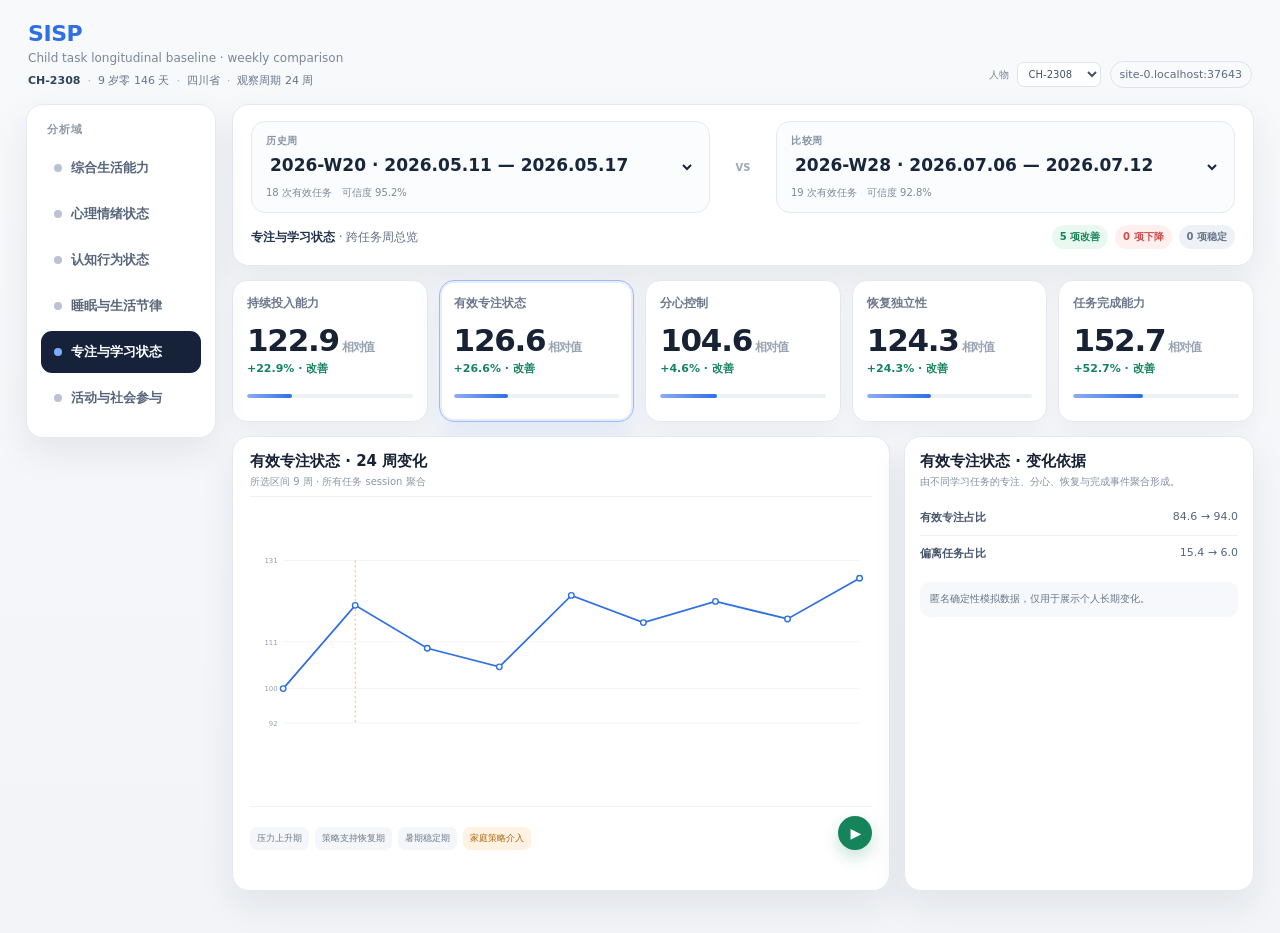
<file: person/C-2308/task-longitudinal/index.html>
<!doctype html>
<html lang="zh-CN">
<head>
  <meta charset="utf-8" />
  <meta name="viewport" content="width=device-width, initial-scale=1" />
  <title>SISP · C-2308</title>
  <link rel="stylesheet" href="/person/P-1047/longitudinal-function/assets/styles.css" />
  <link rel="stylesheet" href="./assets/styles.css" />
  <link rel="stylesheet" href="./assets/attention-v3.css" />
</head>
<body>
  <script>
    if (location.protocol === "file:") {
      location.replace("http://127.0.0.1:5173/person/C-2308/task-longitudinal/");
    }
  </script>
  <div class="app">
    <header class="pageHead">
      <div>
        <h1>SISP</h1>
        <p>Child task longitudinal baseline · weekly comparison</p>
        <div class="personMeta" id="personMeta"></div>
      </div>
      <div class="headActions"><label>人物 <select id="personSwitch"><option value="C-2308">CH-2308</option><option value="P-1047">STS-1047</option></select></label><div class="status" id="serverStatus"></div></div>
    </header>
    <div class="shell">
      <aside class="sidebar">
        <div class="sideTitle">分析域</div>
        <button class="place" data-domain="life"><span class="placeDot"></span>综合生活能力</button><button class="place" data-domain="emotion"><span class="placeDot"></span>心理情绪状态</button><button class="place" data-domain="cognition"><span class="placeDot"></span>认知行为状态</button><button class="place" data-domain="sleep"><span class="placeDot"></span>睡眠与生活节律</button><button class="place active" data-domain="attention"><span class="placeDot"></span>专注与学习状态</button><button class="place" data-domain="participation"><span class="placeDot"></span>活动与社会参与</button>
      </aside>
      <main class="main" id="main"><section class="panel pageLoading"><span class="spinner"></span><span>正在加载核心数据…</span></section></main>
    </div>
  </div>
  <script type="module" src="./assets/app.js"></script>
</body>
</html>
</file>
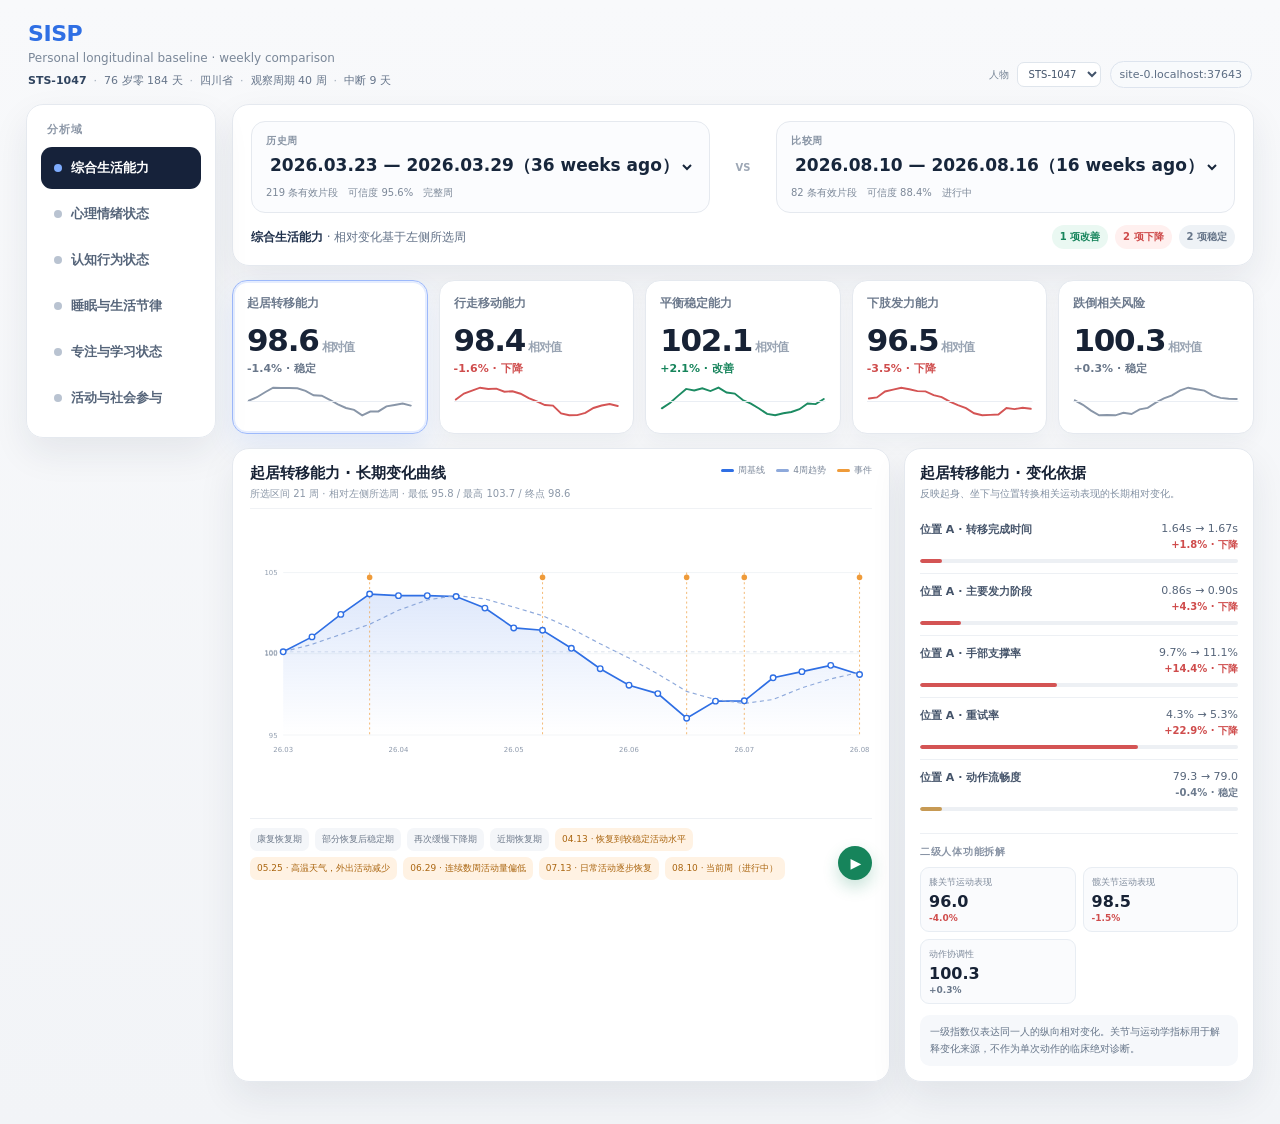
<file: person/P-1047/longitudinal-function/index.html>
<!doctype html>
<html lang="zh-CN">
<head>
  <meta charset="utf-8" />
  <meta name="viewport" content="width=device-width, initial-scale=1" />
  <title>SISP · P-1047</title>
  <link rel="stylesheet" href="./assets/styles.css" />
</head>
<body>
  <script>
    if (location.protocol === "file:") {
      location.replace("http://127.0.0.1:5173/person/P-1047/longitudinal-function/");
    }
  </script>
  <div class="app">
    <header class="pageHead">
      <div>
        <h1>SISP</h1>
        <p>Personal longitudinal baseline · weekly comparison</p>
        <div class="personMeta" id="personMeta" aria-label="匿名观察档案"></div>
      </div>
      <div class="headActions"><label>人物 <select id="personSwitch"><option value="P-1047">STS-1047</option><option value="C-2308">CH-2308</option></select></label><div class="status" id="serverStatus"></div></div>
    </header>
    <div class="shell">
      <aside class="sidebar">
        <div class="sideTitle">分析域</div>
        <button class="place active" data-domain="life"><span class="placeDot"></span>综合生活能力</button>
        <button class="place" data-domain="emotion"><span class="placeDot"></span>心理情绪状态</button>
        <button class="place" data-domain="cognition"><span class="placeDot"></span>认知行为状态</button>
        <button class="place" data-domain="sleep"><span class="placeDot"></span>睡眠与生活节律</button>
        <button class="place" data-domain="attention"><span class="placeDot"></span>专注与学习状态</button>
        <button class="place" data-domain="participation"><span class="placeDot"></span>活动与社会参与</button>
      </aside>
      <main class="main" id="main" aria-live="polite">
        <section class="panel pageLoading"><span class="spinner"></span><span>正在加载核心数据…</span></section>
      </main>
    </div>
  </div>
  <script type="module" src="./assets/app.js"></script>
</body>
</html>
</file>
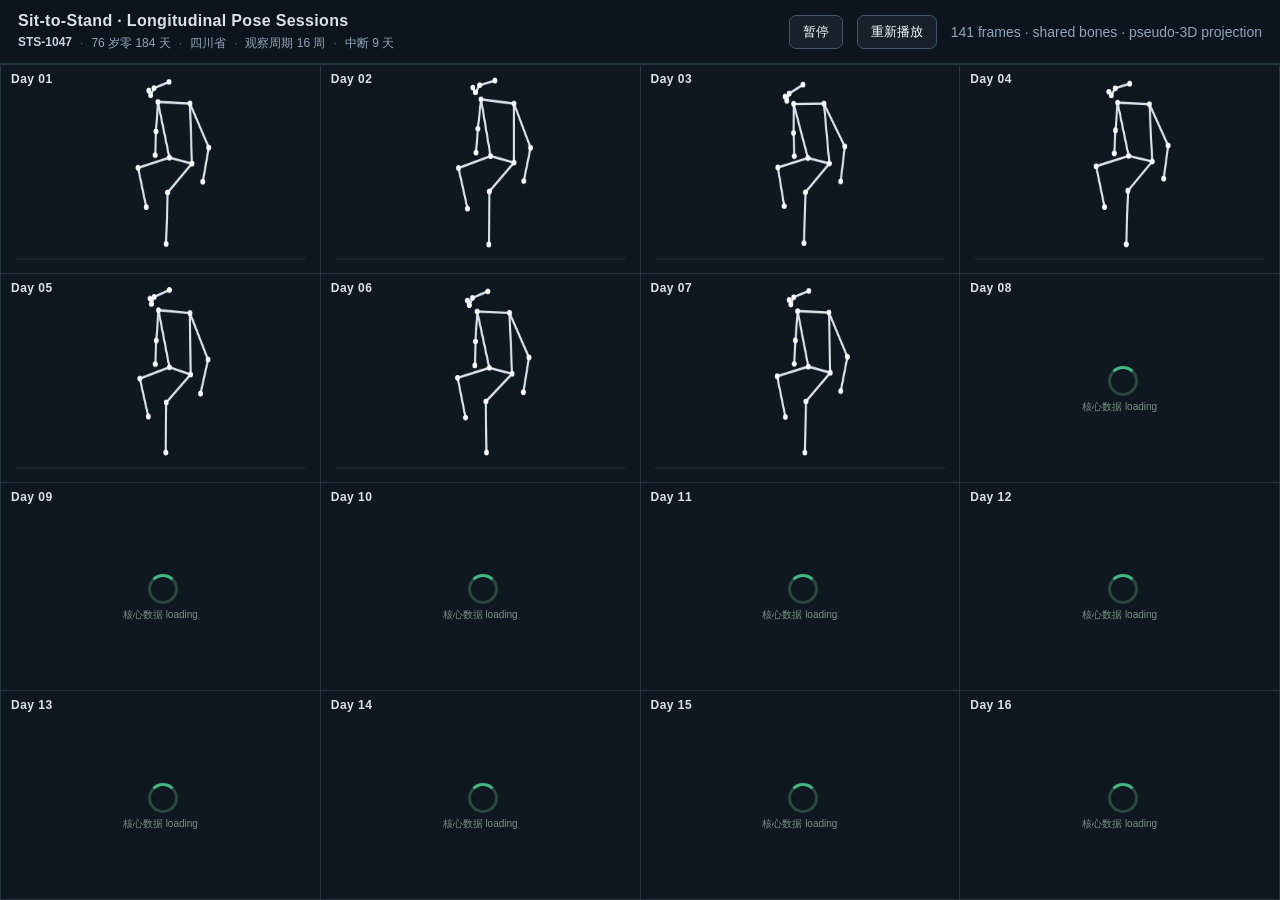
<file: pose/pose-sessions.html>
<!doctype html>
<html lang="zh-CN"><head><meta charset="utf-8"><meta name="viewport" content="width=device-width,initial-scale=1">
<title>Pose Sessions</title><style>
:root{color-scheme:dark}*{box-sizing:border-box}html,body{height:100%;overflow:hidden}body{margin:0;background:#091017;color:#d9e2ec;font:14px -apple-system,BlinkMacSystemFont,"Segoe UI",sans-serif;display:grid;grid-template-rows:64px minmax(0,1fr)}
header{height:64px;display:flex;align-items:center;gap:14px;padding:0 18px;border-bottom:1px solid #263341;background:#0c141d;z-index:2}.identity{display:grid;gap:5px;margin-right:auto;min-width:0}
h1{font-size:16px;margin:0;letter-spacing:.02em}.profile{display:flex;gap:0;color:#91a4b7;font-size:12px;white-space:nowrap}.profile span+span:before{content:"·";padding:0 8px;color:#536474}.profile .subject{color:#c7d3df;font-weight:600}button{border:1px solid #425466;background:#16212c;color:#f8fafc;border-radius:7px;padding:7px 13px;cursor:pointer}button:hover{background:#22303d}
#status{color:#91a4b7;font-variant-numeric:tabular-nums}.grid{min-height:0;display:grid;grid-template-columns:repeat(4,minmax(0,1fr));grid-template-rows:repeat(4,minmax(0,1fr));gap:1px;background:#263341;padding:1px}.cell{position:relative;min-width:0;min-height:0;background:#0f1720;overflow:hidden}.cell canvas{width:100%;height:100%;display:block;transition:opacity .22s ease}.cell.loading canvas{opacity:0}.cell.loading:before{content:"";position:absolute;left:50%;top:50%;width:24px;height:24px;margin:-12px;border:3px solid #29483e;border-top-color:#42b883;border-radius:50%;animation:loadspin .75s linear infinite;z-index:2}.cell.loading:after{content:"核心数据 loading";position:absolute;left:0;right:0;top:calc(50% + 22px);text-align:center;color:#789083;font-size:10px;z-index:2}@keyframes loadspin{to{transform:rotate(360deg)}}.label{position:absolute;left:10px;top:7px;font-size:12px;font-weight:600;color:#d9e2ec;letter-spacing:.04em;z-index:3}
</style></head><body><header><div class="identity"><h1>Sit-to-Stand · Longitudinal Pose Sessions</h1><div class="profile" aria-label="匿名观察档案"><span class="subject">STS-1047</span><span>76 岁零 184 天</span><span>四川省</span><span>观察周期 16 周</span><span>中断 9 天</span></div></div><button id="toggle">暂停</button><button id="restart">重新播放</button><span id="status"></span></header><main id="grid" class="grid"></main>
<script>
const INPUT_POSE={"fps":30,"duration":4.7,"frames":[[[-0.46605384349823,-1.150674819946289,0.997226893901825],[-0.37743418845874244,-1.2307699502912581,0.9989721775054932],[-0.5179967695651331,-1.2614374660022707,0.9440129995346069],[-0.0781527639537079,-1.3066447439231585,0.9831945300102234],[NaN,NaN,0.03150399774312973],[0.23096264898777008,-0.93830406665802,0.9972901344299316],[-0.40250429329736237,-1.0514488495698608,0.9971258044242859],[0.5224902472003801,-0.17827980626730933,0.9869571924209595],[-0.5057370744847834,-0.5440702073219839,0.97552490234375],[0.3501424172963875,0.37385069576158736,0.9769088625907898],[-0.5532358325233665,-0.1340320541317614,0.9626854658126831],[0.21493339148621368,0.05787401926447233,0.9975371360778809],[-0.22779148296330812,-0.06858429344606962,0.9974240064620972],[-0.29382801318515417,0.5037940096005655,0.9954084753990173],[-0.8661051370786759,0.11414713146617253,0.9873966574668884],[-0.2786812132272853,1.3648712869556512,0.9863647222518921],[-0.7000074246263152,0.805643306875118,0.9934486746788025]],[[-0.46798038482666016,-1.1521644592285156,0.997626006603241],[-0.37991636285695585,-1.2328701046247008,0.999138593673706],[-0.5196890124208174,-1.263036679202877,0.9218266010284424],[-0.08040118972405813,-1.3078168618968902,0.988204836845398],[NaN,NaN,0.01523426454514265],[0.23116107285022736,-0.9386951923370361,0.9974365830421448],[-0.4025503790083006,-1.050462381849878,0.9971727132797241],[0.5233721475948485,-0.17893345027663654,0.9888573288917542],[-0.505155290874307,-0.542956395893103,0.976995587348938],[0.35019751037550756,0.37293828370440973,0.9798074960708618],[-0.5535370393638457,-0.13302149191449414,0.9628511071205139],[0.2142795885893264,0.0574688159755512,0.997904896736145],[-0.22891684182736094,-0.06732679042086215,0.9976582527160645],[-0.2940243644676924,0.5039101849940739,0.9963845014572144],[-0.8669300923900221,0.11645075659465007,0.9881452322006226],[-0.27906112727773547,1.364990671742559,0.9905778169631958],[-0.6993094138651264,0.8075793400130757,0.9951096177101135]],[[-0.4707687497138977,-1.153833031654358,0.9976937174797058],[-0.3835511538178637,-1.235452662445066,0.999106228351593],[-0.5221778973261183,-1.2648444313910485,0.9185064435005188],[-0.08376627074086501,-1.3093132015776527,0.9875563979148865],[NaN,NaN,0.013764194212853909],[0.2313511222600937,-0.9392330646514893,0.9973077774047852],[-0.40253420936602724,-1.0500098456910447,0.9972394704818726],[0.5247672109713837,-0.17993587923103205,0.9881507158279419],[-0.503943385714841,-0.5422635776858094,0.978762686252594],[0.3514221151027197,0.3718823367437405,0.9791197180747986],[-0.553439559087911,-0.13246173787993537,0.9654021263122559],[0.21342961121609386,0.056912775780599056,0.9978590607643127],[-0.23013283054900333,-0.0665756024795711,0.9977395534515381],[-0.2934863565504592,0.5049295235566433,0.996548593044281],[-0.8672843715349128,0.12016755937609853,0.9894785284996033],[-0.2790911284110463,1.3660196933606106,0.9912362098693848],[-0.6977516324522496,0.8108296048558222,0.9956530332565308]],[[-0.47447264194488525,-1.155308485031128,0.997596800327301],[-0.3880589842814573,-1.237778800499927,0.9990812540054321],[-0.5253136292299783,-1.266581237048823,0.9112936854362488],[-0.08798889100217278,-1.3104719534223837,0.9879844188690186],[NaN,NaN,0.013002637773752213],[0.23147568106651306,-0.9394127130508423,0.9975206255912781],[-0.40238443732741647,-1.0503336721968783,0.99729984998703],[0.5258005089985416,-0.18046731806854077,0.9882606267929077],[-0.5024226600605292,-0.5423155153231408,0.9767839908599854],[0.35340696151080014,0.3716489111150333,0.9783297181129456],[-0.5526368814193591,-0.13260104027962638,0.9613450169563293],[0.21269647569993416,0.056717327362582615,0.9979198575019836],[-0.23091620476493202,-0.06659045438990302,0.9977803826332092],[-0.2926125250686115,0.5065457595529219,0.99680495262146],[-0.8668936703094035,0.12411287017525086,0.9902101755142212],[-0.27824457057534696,1.3676363848705422,0.9925597906112671],[-0.6952390214382664,0.8142506044051891,0.9963777661323547]],[[-0.4783993363380432,-1.155448079109192,0.9973307847976685],[-0.39287455296281637,-1.2388398328556858,0.9989041090011597],[-0.5286021671017993,-1.2670102013237683,0.9035707712173462],[-0.09269222063345894,-1.3110681010043364,0.9858375191688538],[NaN,NaN,0.01338291633874178],[0.2316601574420929,-0.9389909505844116,0.9975544810295105],[-0.4021106863038001,-1.0504208679578975,0.996988832950592],[0.5267321035687198,-0.180335716956445,0.9882949590682983],[-0.5010989428487731,-0.5421970798613781,0.9733787178993225],[0.35501061258513916,0.3719899073610161,0.9774207472801208],[-0.5506651526655588,-0.13240370518182748,0.9576670527458191],[0.21268908786666557,0.057135454289696685,0.9976996779441833],[-0.23081657730174882,-0.06655668076126102,0.9974831938743591],[-0.2920285329605357,0.5076273275693979,0.996667206287384],[-0.8659021561655114,0.1270961069797148,0.9900104403495789],[-0.2769623329645997,1.368706018946611,0.9916442036628723],[-0.6936094265965609,0.8170748211621066,0.9960501790046692]],[[-0.4820265769958496,-1.153884768486023,0.9975911378860474],[-0.3973771868565382,-1.2381649791723877,0.9989808201789856],[-0.5319247922758484,-1.2655834678588684,0.9109804630279541],[-0.0973262334913767,-1.3109370943478025,0.9854564070701599],[NaN,NaN,0.01353952195495367],[0.2312847077846527,-0.9384914636611938,0.9976820945739746],[-0.40242386500325755,-1.0502749760561476,0.9969934225082397],[0.5271472332127023,-0.1801441929801446,0.9890031218528748],[-0.4995800407110667,-0.5416977732217869,0.9742974042892456],[0.3566923741745411,0.3725736435093048,0.976743221282959],[-0.5481750291144206,-0.13178809269577874,0.956961989402771],[0.21331486285805362,0.05765350603024899,0.9976990818977356],[-0.23004647296384811,-0.0665549687537245,0.997511625289917],[-0.292200714537083,0.5072497756715644,0.9968352913856506],[-0.864134154508508,0.13034070614516685,0.9904414415359497],[-0.2763502584264691,1.3683143877462314,0.9921090006828308],[-0.6921792501945792,0.8204036899151224,0.9962171912193298]],[[-0.4851107597351074,-1.1507484912872314,0.9974563717842102],[-0.4012249511281549,-1.2357887422196758,0.9988872408866882],[-0.5349258291204431,-1.2624842966132264,0.9123833775520325],[-0.10154317964378201,-1.3100665397262945,0.9844980835914612],[NaN,NaN,0.0148074422031641],[0.23086309432983398,-0.9372804760932922,0.9978971481323242],[-0.4027469166849018,-1.0496213093203486,0.9969071745872498],[0.5272366516028124,-0.17913277844367181,0.9895602464675903],[-0.49876723355061586,-0.5408284315498386,0.9745878577232361],[0.3584562920336786,0.37409868845513994,0.9782320857048035],[-0.5447706829482428,-0.13061982397269845,0.9617196321487427],[0.21360816838613092,0.05887713367482528,0.9978456497192383],[-0.22960166953890745,-0.0658708477773941,0.9976358413696289],[-0.29284533341348806,0.5074166025952629,0.9972378015518188],[-0.8629585845153065,0.13336296695331426,0.9918736815452576],[-0.2761679958002948,1.3684655962862995,0.9937407374382019],[-0.6905383489670702,0.8233098294438954,0.9970544576644897]],[[-0.48773497343063354,-1.1466033458709717,0.9977023005485535],[-0.4041968148746506,-1.23198513098566,0.9989797472953796],[-0.5374735463886573,-1.2583732241468908,0.9274599552154541],[-0.10499100228000208,-1.3081575477257255,0.9838680028915405],[NaN,NaN,0.018216198310256004],[0.23079350590705872,-0.93571537733078,0.9981198906898499],[-0.4025489661786993,-1.0495548341133198,0.9970654845237732],[0.5276090752218927,-0.17774061870462987,0.9896594882011414],[-0.49820497657788154,-0.540693338816711,0.9739886522293091],[0.36133692409270834,0.37624984827307084,0.979028046131134],[-0.5409862772899083,-0.13013618153377754,0.9626635909080505],[0.2130855207527712,0.06043428172152676,0.9980581402778625],[-0.2297991388622635,-0.06546328611684302,0.9978780746459961],[-0.29311282670392824,0.5092616847359053,0.9972423315048218],[-0.8625576852497989,0.1356628351456747,0.9922916293144226],[-0.27569840529359924,1.3702960865185254,0.9936515092849731],[-0.689253143598985,0.8253881040247462,0.9971662163734436]],[[-0.48953160643577576,-1.1416356563568115,0.9978289008140564],[-0.40586492917367273,-1.226891508239333,0.9989964365959167],[-0.5395182986337353,-1.2532947891351958,0.9428566694259644],[-0.10724967994575002,-1.3053471536129566,0.9823198914527893],[NaN,NaN,0.02505652792751789],[0.2308453917503357,-0.9338899254798889,0.9983125925064087],[-0.4022151516779805,-1.0492868804764919,0.9971078038215637],[0.5283606529764868,-0.176189532026385,0.9896811842918396],[-0.4975725214368774,-0.5403693372991574,0.969695508480072],[0.36490418344241804,0.37863823251929374,0.9791568517684937],[-0.5370633828582256,-0.1294826242612982,0.9560301303863525],[0.2130636424522644,0.06225841957728795,0.9981706142425537],[-0.22952051680671165,-0.06469149685816061,0.9980024695396423],[-0.2922806852641351,0.5120471645558444,0.9973715543746948],[-0.8617474626694113,0.13809948816261097,0.993113100528717],[-0.2749764578663017,1.3730837879583424,0.9941579103469849],[-0.6892630272752942,0.8280303037041976,0.9975366592407227]],[[-0.4913218915462494,-1.1371939182281494,0.9978668093681335],[-0.40759362073885647,-1.2223892809652095,0.9990637898445129],[-0.5419650033003663,-1.248556867908797,0.9388582110404968],[-0.1095756675485885,-1.303084106937693,0.9839842915534973],[NaN,NaN,0.02090209536254406],[0.23024813830852509,-0.9323961734771729,0.9982588887214661],[-0.40264194257112096,-1.0487243918611835,0.9971500039100647],[0.5295725107470544,-0.17540863265081263,0.9899232983589172],[-0.49647742844911424,-0.5395240429698752,0.9696719646453857],[0.36921974909949795,0.3803240886957885,0.9793025851249695],[-0.5327511049762679,-0.12834082410259257,0.951883852481842],[0.21288344423533304,0.06375952889469838,0.9981318116188049],[-0.2294914306805981,-0.06391775707683361,0.9979574680328369],[-0.2902153383921291,0.5160585666819686,0.9972327351570129],[-0.860928371381713,0.14131987251040445,0.9926286935806274],[-0.27399729203338385,1.3771163336747045,0.9938940405845642],[-0.6882120582382723,0.8311926766281224,0.9974691867828369]],[[-0.494651198387146,-1.1333491802215576,0.9976358413696289],[-0.41108631428808734,-1.218704808681585,0.9989461302757263],[-0.5458642914119755,-1.2444511623485413,0.9321861267089844],[-0.11374417444488555,-1.301855318216476,0.98307865858078],[NaN,NaN,0.019748982042074203],[0.22928012907505035,-0.9311079978942871,0.9982067346572876],[-0.403658862731086,-1.0471697983269643,0.9970299005508423],[0.5310480224055965,-0.17509122859819282,0.9894236922264099],[-0.49541617913502356,-0.5375908656704652,0.9700719714164734],[0.37386132032470154,0.38154528334854354,0.9791247248649597],[-0.5282415055348066,-0.12611800261191075,0.955935001373291],[0.2128183257802658,0.06506303410801684,0.9980154037475586],[-0.22959738215968864,-0.06247268903624981,0.9978582262992859],[-0.28674348821037565,0.5212656192244369,0.9969804883003235],[-0.8603209612954994,0.14494684090894194,0.9919081330299377],[-0.2724874621700856,1.3823581048772555,0.9930395483970642],[-0.6863107581926535,0.8344944171523891,0.9971901774406433]],[[-0.4995184540748596,-1.1299104690551758,0.9973515272140503],[-0.41671835890716286,-1.216008189144129,0.9987815022468567],[-0.5510220852085793,-1.240878064819688,0.9188270568847656],[-0.12006609048972433,-1.301587316302766,0.9828474521636963],[NaN,NaN,0.018135206773877144],[0.22805117070674896,-0.930296778678894,0.9981107711791992],[-0.4052735186614418,-1.0442351247478439,0.9969320297241211],[0.5330452471334945,-0.17557575058529695,0.9889708757400513],[-0.4929720318585453,-0.5339420084862126,0.9650803804397583],[0.37906012712460513,0.381954919924537,0.9788095355033875],[-0.523991214155496,-0.12232904778589071,0.9449599385261536],[0.21307438215441085,0.06589768615862457,0.9980437755584717],[-0.22983207545353992,-0.059923175065254214,0.9978764057159424],[-0.28269676086619,0.526216899762154,0.9969528913497925],[-0.8602359927149132,0.14846587402823191,0.9920706152915955],[-0.2706930944482805,1.3873437284690169,0.9929972290992737],[-0.6846016337508354,0.8376015519889537,0.9973570704460144]],[[-0.5053698420524597,-1.1261674165725708,0.9966707825660706],[-0.4232944533181032,-1.2129562622176169,0.9983752965927124],[-0.5570927044583777,-1.23703299659745,0.9148672223091125],[-0.12737098272984865,-1.3010224584420966,0.9785892367362976],[NaN,NaN,0.022345226258039474],[0.22615793347358704,-0.9295874834060669,0.9980947375297546],[-0.407553151196985,-1.0413567548266596,0.996971607208252],[0.5352811860329019,-0.1765482867972783,0.9884580969810486],[-0.4888429784334345,-0.53000359143676,0.9673152565956116],[0.3846780178569987,0.38190542791744875,0.9791446328163147],[-0.5202927781604834,-0.11842330864373712,0.9524742960929871],[0.21379490270373916,0.06664284710913848,0.9981008172035217],[-0.22950188944263358,-0.05779578588993321,0.9980114698410034],[-0.2778879304880295,0.5313263912647717,0.9972289204597473],[-0.8594138325570346,0.152075695265586,0.9931482672691345],[-0.2690420030634494,1.3924914466950358,0.9939414262771606],[-0.6830821341338031,0.8410332722021379,0.9977582693099976]],[[-0.5118021368980408,-1.1225090026855469,0.9964572787284851],[-0.4309905604884332,-1.2104758275827177,0.9982492923736572],[-0.5641657183618932,-1.2330734032220347,0.8962950110435486],[-0.13579450145755773,-1.3009503659627837,0.9801216125488281],[NaN,NaN,0.017690185457468033],[0.22339506447315216,-0.9286085367202759,0.997795820236206],[-0.41084222882040045,-1.0373521096977676,0.9971206188201904],[0.5378402059169644,-0.1777760188280093,0.987496018409729],[-0.4848552376058948,-0.524895118086269,0.9729681015014648],[0.39048452938729145,0.3815433625077168,0.9784598350524902],[-0.5179407216638923,-0.113443091925862,0.9619669914245605],[0.21552237764469342,0.06766739733130633,0.9978813529014587],[-0.22826889491117328,-0.054996067943348756,0.9979227185249329],[-0.27287896327557115,0.5357987195602427,0.9969869256019592],[-0.8581180390889679,0.15506380509067824,0.992493748664856],[-0.2678836549948749,1.3969947193311378,0.992775559425354],[-0.6817342233237892,0.8440080410221662,0.9973377585411072]],[[-0.5190970301628113,-1.118839144706726,0.9963262677192688],[-0.4396087805494663,-1.2080035509331006,0.9982438087463379],[-0.5721587532141655,-1.2290701969403677,0.8876565098762512],[-0.14494899192808025,-1.3002096479768768,0.9818650484085083],[NaN,NaN,0.01600937359035015],[0.2202979326248169,-0.9277576208114624,0.9977884292602539],[-0.41467329577483136,-1.0321302607746476,0.9973617196083069],[0.5409173556288192,-0.17954080564714092,0.9875757694244385],[-0.4823386005645078,-0.518796548411326,0.9756313562393188],[0.3965248459164361,0.38055085549615486,0.9787452220916748],[-0.5168914226489303,-0.10746514726030953,0.9634975790977478],[0.2173414701687907,0.0685450316481192,0.997869610786438],[-0.22730181256429474,-0.0509931230569267,0.9980168342590332],[-0.2680121636612519,0.5398354461406034,0.9972346425056458],[-0.8574293389112487,0.15823019118037446,0.9935798645019531],[-0.2682282447792971,1.401045906153231,0.9942489862442017],[-0.6798118312336738,0.846857399220772,0.9979817867279053]],[[-0.52777498960495,-1.1163831949234009,0.9968535304069519],[-0.4491683032909052,-1.2063257434253236,0.9985643029212952],[-0.5809118738862651,-1.226578035358825,0.8808853030204773],[-0.15465221573372157,-1.2989898116095744,0.9855093359947205],[NaN,NaN,0.013148478232324123],[0.216928169131279,-0.927290678024292,0.9979610443115234],[-0.41853292002088993,-1.0286381646324079,0.9974305033683777],[0.5441742602299667,-0.18194833200959715,0.9874282479286194],[-0.48040953527054486,-0.5145745710895123,0.9720154404640198],[0.40325203145007465,0.3790265258753216,0.9790381193161011],[-0.5160613371135911,-0.10333696566875272,0.9595643877983093],[0.21844604069021956,0.06901520474172995,0.9979629516601562],[-0.22672216862016792,-0.04855300834890594,0.9980615973472595],[-0.2631356201634888,0.5441592971957019,0.9970844388008118],[-0.8569205556937134,0.16045677039475378,0.993187427520752],[-0.2684090704460516,1.4053536387054035,0.9933971166610718],[-0.6778670621904032,0.8487119971466952,0.9978249073028564]],[[-0.5361016988754272,-1.1132121086120605,0.996178388595581],[-0.45837816500305284,-1.203918918977574,0.9981541037559509],[-0.5893539637971985,-1.223351237037956,0.8684695959091187],[-0.1643671643000244,-1.298173291969229,0.982754647731781],[NaN,NaN,0.01556758489459753],[0.21342962980270386,-0.9265744686126709,0.9980548620223999],[-0.42235675116511473,-1.0258608556155566,0.9968716502189636],[0.5477250170589301,-0.18436707781056527,0.987034261226654],[-0.47898618857185227,-0.5111928067335753,0.9666373133659363],[0.41023098371759426,0.3774578562559362,0.9796717762947083],[-0.5141545587761356,-0.099913576983238,0.9646549820899963],[0.2203219038170027,0.06970873034592018,0.9978849291801453],[-0.22517116495796466,-0.04662245628691815,0.9978209733963013],[-0.25838630231593673,0.5477477016082095,0.9970596432685852],[-0.8559749929646208,0.16055289276002,0.9929763078689575],[-0.2682483582350674,1.4089017197601654,0.9931498169898987],[-0.6781727194045745,0.8491324177271691,0.9977242350578308]],[[-0.5443519353866577,-1.109130620956421,0.9966452717781067],[-0.46737818665474606,-1.200474559838275,0.9984575510025024],[-0.5978729980172272,-1.2191393805376882,0.8767554759979248],[-0.1740508391204782,-1.2968354572550018,0.9839228987693787],[NaN,NaN,0.01360018365085125],[0.20894068479537964,-0.9263145923614502,0.9980965256690979],[-0.4275619819669271,-1.0209003422010268,0.9966662526130676],[0.5506310786830568,-0.187482479072549,0.9877564907073975],[-0.4789803638007586,-0.5056855872390017,0.9575367569923401],[0.41737493294244127,0.375362673136878,0.9798407554626465],[-0.5121492203518813,-0.0942402736893791,0.9507653117179871],[0.22220253944396973,0.06990417838096619,0.9978759288787842],[-0.2242154913096676,-0.04282541457486129,0.9976880550384521],[-0.2540852765876296,0.5503547179418811,0.9971224665641785],[-0.8565265930872017,0.15970301614401972,0.9927024841308594],[-0.26838930715691633,1.4114464075055908,0.9934993982315063],[-0.6787706958226933,0.8482945145484044,0.9979173541069031]],[[-0.552496075630188,-1.1048520803451538,0.9956563711166382],[-0.4757872267698438,-1.1964185898932207,0.9981410503387451],[-0.6060118910399689,-1.214863392630485,0.8514577746391296],[-0.18292896120020835,-1.2941958451727131,0.9835751056671143],[NaN,NaN,0.013415209017693996],[0.20431901514530182,-0.9259958267211914,0.9980906844139099],[-0.43293086341173326,-1.0154089194273883,0.9965726137161255],[0.5525981556427269,-0.19024664582023065,0.9879706501960754],[-0.4803275516572093,-0.4998086404666896,0.9495715498924255],[0.42389458832627497,0.37365694301682983,0.9784914255142212],[-0.5104464878808432,-0.08812882705872943,0.9343817234039307],[0.2247028015148752,0.07010267102965406,0.9976904392242432],[-0.22271096623938702,-0.038607676839705715,0.9973325729370117],[-0.2498133835621026,0.5523030388898582,0.9969838261604309],[-0.8570919063205085,0.15734108570388455,0.9919346570968628],[-0.2689986827028836,1.4132998027763954,0.9931653141975403],[-0.6797129142235028,0.8460297699798471,0.9977509379386902]],[[-0.5617769956588745,-1.1006085872650146,0.9952391386032104],[-0.48527937414894184,-1.192351636416536,0.9979555606842041],[-0.615166193293819,-1.210681403644043,0.8370966911315918],[-0.19275644989390678,-1.2911276160255947,0.9822889566421509],[NaN,NaN,0.011952635832130909],[0.19973692297935486,-0.9255771636962891,0.9979937076568604],[-0.4382225147738952,-1.009778497710663,0.9965150356292725],[0.5535248104625671,-0.19246097401539974,0.9879838228225708],[-0.4827548719888021,-0.4939229337376908,0.9484748840332031],[0.42950385648587086,0.37249094315809494,0.9777006506919861],[-0.5089588309335153,-0.08197539870139525,0.9269170761108398],[0.22720096206974777,0.07035126873502429,0.9975881576538086],[-0.22116257687893848,-0.034372922602755915,0.9973335266113281],[-0.24594314898708824,0.5538980139797434,0.9967864751815796],[-0.8575376230743168,0.15499944935366744,0.992280900478363],[-0.2693747926877776,1.414789680334863,0.9930658340454102],[-0.6820712564103684,0.8441779203296977,0.9979339838027954]],[[-0.5700693130493164,-1.0952398777008057,0.9950209856033325],[-0.49380847279530815,-1.1871798440269252,0.998047947883606],[-0.6234812884246794,-1.2053016431610055,0.8411701321601868],[-0.20167388191182012,-1.287098491794913,0.9839615821838379],[NaN,NaN,0.014307491481304169],[0.19518601894378662,-0.9247272610664368,0.9980601668357849],[-0.44323222533459694,-1.0053762179149237,0.996279776096344],[0.5532141994666882,-0.19367251697847154,0.9871499538421631],[-0.4849235714601527,-0.48928327533652705,0.9289677143096924],[0.433957194350586,0.3723041896747573,0.9752868413925171],[-0.5064402947399835,-0.07706434114480964,0.8967435359954834],[0.22997412023002956,0.07097224379291067,0.9974086880683899],[-0.2189380665432646,-0.031374558191133384,0.9970080256462097],[-0.24290117616816126,0.5547818744544426,0.9964545965194702],[-0.8571108016450786,0.15184840667201305,0.9912950992584229],[-0.26955856538179784,1.415579694343947,0.9912099838256836],[-0.6863911068708266,0.8422180152899565,0.9974048733711243]],[[-0.5787084102630615,-1.089735984802246,0.9957385063171387],[-0.5024173376035719,-1.1816508660607226,0.9981606602668762],[-0.632070092515817,-1.1998221428643312,0.8502902984619141],[-0.21094892828214057,-1.2834964439228993,0.9823169708251953],[NaN,NaN,0.012701714411377907],[0.19088894128799438,-0.9234726428985596,0.9981139898300171],[-0.4476745935699803,-1.0029630248194632,0.996370792388916],[0.5529291084035092,-0.1943964230854115,0.9867503046989441],[-0.4869763606130476,-0.48668261183802763,0.945283055305481],[0.43812063204036417,0.37249940464528386,0.9763837456703186],[-0.5037710964979597,-0.07424430622928296,0.9343205094337463],[0.23097735826513527,0.07202755036737774,0.9974735379219055],[-0.218020981069996,-0.029940633809042536,0.9973637461662292],[-0.241153232982327,0.5565639364859505,0.9966750144958496],[-0.8572229351393214,0.14965879991647868,0.9929972290992737],[-0.26987154884020026,1.4172954634213233,0.9923986792564392],[-0.6906080365206955,0.8410305423571219,0.9979900121688843]],[[-0.58786940574646,-1.0845818519592285,0.9959123730659485],[-0.5114075589660753,-1.1763547191435348,0.9981520771980286],[-0.6412908545801876,-1.1946390195323577,0.8506127595901489],[-0.22025386570261557,-1.2790965424750944,0.9826624393463135],[NaN,NaN,0.011922715231776237],[0.1867333948612213,-0.9217437505722046,0.9980370402336121],[-0.45204785082715127,-0.9994652342498466,0.9961984753608704],[0.5522196472192753,-0.19438894290312447,0.9869672656059265],[-0.48945462148900776,-0.48304406192086424,0.9473100900650024],[0.4417590843514845,0.37337009911578334,0.9757881760597229],[-0.5021569898619888,-0.07045944160089479,0.933683454990387],[0.23154948513975443,0.07355481469371505,0.9971862435340881],[-0.21772544322513665,-0.027187718789734916,0.9972757697105408],[-0.24058157596185725,0.5580907429875733,0.9964967370033264],[-0.8580195237603122,0.1484783994920379,0.9934036135673523],[-0.2704767731631572,1.4187821977554864,0.9925017356872559],[-0.6946751594737263,0.8406301381613251,0.9982278943061829]],[[-0.5957024097442627,-1.0785377025604248,0.9940400123596191],[-0.5188582607852659,-1.1699906955954418,0.9973629117012024],[-0.6493572643059595,-1.1884812695012767,0.8410927057266235],[-0.2282646963614935,-1.2743062537731795,0.9792643785476685],[NaN,NaN,0.017115717753767967],[0.18284563720226288,-0.9200681447982788,0.9979890584945679],[-0.45604273360719183,-0.9969040642154611,0.9963524341583252],[0.550518356452675,-0.19381613039758372,0.9870108366012573],[-0.4914975757177597,-0.48034521191312773,0.9544081091880798],[0.4447178146459203,0.37482972696593764,0.97520512342453],[-0.5019583437689309,-0.06769767294235451,0.9400537014007568],[0.23205521299246773,0.07502287295778531,0.9970867037773132],[-0.21733960771827637,-0.025183486263075705,0.9971790313720703],[-0.24075551181843086,0.5588956074327891,0.9966464638710022],[-0.858310180868719,0.14799797647403395,0.9933066964149475],[-0.271706354017855,1.4195497473132392,0.9927781224250793],[-0.6979046919845464,0.8408366949525379,0.9980400204658508]],[[-0.6036913990974426,-1.0718746185302734,0.9942173957824707],[-0.5266149823170554,-1.1631319422944042,0.9976969361305237],[-0.6575479476339819,-1.181719525146128,0.8452668190002441],[-0.23671986544815837,-1.269373066996728,0.9833959937095642],[NaN,NaN,0.018492965027689934],[0.17930389940738678,-0.917660653591156,0.9981682300567627],[-0.4596967245500413,-0.9935573692662135,0.9965094923973083],[0.5490031157030302,-0.19243813162121137,0.987038791179657],[-0.4936076541500443,-0.4768948657161177,0.9502883553504944],[0.44735760694305143,0.3769651141477447,0.9756562113761902],[-0.5020417877713175,-0.0642009301210878,0.9374582767486572],[0.2330255390714734,0.07719697511762236,0.9970603585243225],[-0.21649303536866277,-0.02245276418584928,0.9970369338989258],[-0.24094492101583337,0.5599337642990059,0.9966818690299988],[-0.8584551254451722,0.1470163173162688,0.9929673671722412],[-0.272733360374281,1.4205573743919229,0.9922471046447754],[-0.7014025124879228,0.8406227528763828,0.9978737831115723]],[[-0.6122437119483948,-1.0657554864883423,0.9932716488838196],[-0.5348568087429685,-1.1567496641953217,0.9973383545875549],[-0.6666116218203981,-1.1753481947579354,0.8514743447303772],[-0.24560875882156952,-1.264740038669689,0.9816727638244629],[NaN,NaN,0.023180987685918808],[0.1755927950143814,-0.915350615978241,0.9982101917266846],[-0.4633318875285537,-0.991884000234084,0.9961368441581726],[0.5474555492401123,-0.19123508036136627,0.9870433211326599],[-0.4960911260635169,-0.47514719487607715,0.9476730823516846],[0.4504096943995696,0.3789701176170154,0.9765293598175049],[-0.5008882250727371,-0.06239496056601079,0.942884624004364],[0.2340481548923974,0.07924009726504244,0.997094988822937],[-0.21530619897789233,-0.021147571139779664,0.997177243232727],[-0.2401190916174873,0.5617835947880732,0.9968464970588684],[-0.8578465501656913,0.14611566981899055,0.9940589666366577],[-0.27296157970700546,1.4223676256080162,0.9925522804260254],[-0.704902816083691,0.8406396974034656,0.9981933236122131]],[[-0.6195974349975586,-1.0582308769226074,0.9931628704071045],[-0.5415704301419548,-1.148676770569356,0.9966896772384644],[-0.6751180602861562,-1.1672441398646805,0.9014081358909607],[-0.25377725231918613,-1.2604866187989212,0.9684948921203613],[NaN,NaN,0.048811253160238266],[0.1700602024793625,-0.9141203165054321,0.9985321760177612],[-0.4687573760143914,-0.991542601899364,0.9952744245529175],[0.5451092000916427,-0.19164992521449242,0.9887513518333435],[-0.49936371083889936,-0.47467381198300695,0.9259212613105774],[0.4526692246974751,0.37932005358686527,0.9766455888748169],[-0.49841321549218454,-0.06189479647294971,0.915741503238678],[0.2358405145001224,0.08001280663185817,0.9975212216377258],[-0.21319656829607453,-0.02178462744102748,0.9972098469734192],[-0.2382171571516018,0.5626639525050146,0.9972383975982666],[-0.8559243278296471,0.14475702442278038,0.9942445158958435],[-0.27234511049418386,1.4231979645736006,0.9934513568878174],[-0.7093101808095967,0.8406447327354716,0.9983676075935364]],[[-0.6151745915412903,-1.04483163356781,0.9935641884803772],[-0.5372927525635595,-1.1354025578301923,0.996427595615387],[-0.673803175746024,-1.152205375441058,0.9577462077140808],[-0.25388251695806957,-1.25789743003506,0.964599072933197],[NaN,NaN,0.22001789510250092],[0.16199800372123718,-0.9147742986679077,0.998854398727417],[-0.47704579172003103,-0.9903066518436268,0.9962946772575378],[0.5425413042187517,-0.1951827385808551,0.9888538122177124],[-0.5016273327320335,-0.47311631786351027,0.9081589579582214],[0.454497367295554,0.37648161304023486,0.9745478630065918],[-0.4954378958030379,-0.060382614421014336,0.8647617101669312],[0.2381613696293282,0.0786172946435123,0.9977800250053406],[-0.2111285646890051,-0.02205829440452764,0.9973489046096802],[-0.2357450870397495,0.5614169166316456,0.9972068667411804],[-0.8539677708434696,0.14405266161965968,0.9933952689170837],[-0.27149930785882853,1.421884893269842,0.9935196042060852],[-0.7138256323985165,0.8412725636012238,0.9982216954231262]],[[-0.6117796301841736,-1.0290879011154175,0.9932877421379089],[-0.5340853638450078,-1.1198197816333155,0.9964809417724609],[-0.6732333666300997,-1.1348700811201284,0.9422164559364319],[-0.2561071184735209,-1.254186631944825,0.9645810127258301],[NaN,NaN,0.13928265869617462],[0.152910977602005,-0.9154464602470398,0.9988372921943665],[-0.48635787800505303,-0.9890497150601617,0.9954473376274109],[0.5394269065146947,-0.19904527822762108,0.9889675974845886],[-0.5020460999109388,-0.4715132686001845,0.8784573674201965],[0.45557427165324144,0.37324887810292284,0.9753543138504028],[-0.49031950205386066,-0.058899761805321305,0.8302374482154846],[0.24050840061911927,0.07700223235576287,0.9977599382400513],[-0.20899989102028943,-0.022693881196182486,0.9971476197242737],[-0.2327866317862864,0.5604012569357579,0.9970462918281555],[-0.8517017019892754,0.1439478808497031,0.9929252862930298],[-0.270246960634832,1.4207966467936823,0.9935519695281982],[-0.7176343025369327,0.8423613279504818,0.9982951283454895]],[[-0.6124073266983032,-1.0137860774993896,0.9913996458053589],[-0.5348554860916248,-1.104639724552283,0.9954383969306946],[-0.6762914117715035,-1.1181185029675753,0.9262282252311707],[-0.2614498372041959,-1.2480820701789845,0.9587216377258301],[NaN,NaN,0.11990297585725784],[0.1437712013721466,-0.9148086309432983,0.9987549781799316],[-0.49579840994357083,-0.985751010024529,0.9946346282958984],[0.5377315236490333,-0.20247410182544678,0.9897592067718506],[-0.5027870845115999,-0.46802400459717886,0.8663151860237122],[0.4568422628625601,0.3702464174793142,0.9776231646537781],[-0.48559075150317677,-0.05560224811733505,0.8191814422607422],[0.2428854772285392,0.07655612346837348,0.9976044297218323],[-0.2069379041470848,-0.02170854402580788,0.9967442750930786],[-0.2305995044626276,0.5597690959530122,0.9971115589141846],[-0.850044827441135,0.14336289472672842,0.9925631880760193],[-0.26853143323532624,1.4201438235605783,0.9941365718841553],[-0.7211051183553223,0.8427411629821642,0.9983422756195068]],[[-0.6211532354354858,-0.9987248182296753,0.9899179339408875],[-0.5445251680514387,-1.0903589409857823,0.9952017068862915],[-0.6871466667067132,-1.1017359747068463,0.8715469241142273],[-0.2745863121228618,-1.2402234445295408,0.9662216901779175],[NaN,NaN,0.05309800058603287],[0.13398407399654388,-0.913569986820221,0.9986465573310852],[-0.5061898052188805,-0.9788349332962442,0.994452178478241],[0.5368155546389737,-0.20621433716052717,0.9897173643112183],[-0.5020349315651763,-0.46107743142310775,0.8569011688232422],[0.45804446635286217,0.36680135319491036,0.9785592555999756],[-0.48207275821595097,-0.04878029255111449,0.7992643713951111],[0.2449992868434482,0.07653270405825974,0.9973605275154114],[-0.20558678693134777,-0.018173206159403682,0.9964234232902527],[-0.22908870340304935,0.5591540692800676,0.9970206618309021],[-0.8499433216595629,0.14195096701135257,0.9923606514930725],[-0.2667320188665139,1.4195414726787512,0.9940609335899353],[-0.7236284332696261,0.8418080664667658,0.9984450936317444]],[[-0.6396104097366333,-0.9862258434295654,0.9755020141601562],[-0.5647027913942706,-1.079271648700788,0.9876841306686401],[-0.7059090979853468,-1.089040799862053,0.6322523355484009],[-0.29585780013471036,-1.2310897175763114,0.9656777381896973],[NaN,NaN,0.026452738791704178],[0.1245068907737732,-0.9108103513717651,0.9986673593521118],[-0.5163825681193368,-0.9686273933917405,0.9940959215164185],[0.5362310937481114,-0.20859357744279827,0.9912868142127991],[-0.49795555188884383,-0.4511812234437639,0.8243511319160461],[0.45909156899970194,0.3646440342549049,0.9802570939064026],[-0.47882233774640665,-0.0388447841088006,0.7141597270965576],[0.24582189584709538,0.07808316438830465,0.9974756836891174],[-0.20575395865820897,-0.011784888543459063,0.9963789582252502],[-0.22928526373502092,0.5597012616171548,0.9971862435340881],[-0.8519986873378856,0.1405399135548958,0.9924445748329163],[-0.26659769014710877,1.4201030781897686,0.9939153790473938],[-0.7250535065792456,0.8402829605151799,0.9984815716743469]],[[-0.6575259566307068,-0.9727486371994019,0.9810891151428223],[-0.5840959477930253,-1.0669649148078566,0.9906578063964844],[-0.7240580920792787,-1.0754126829134067,0.7409923076629639],[-0.315717694215444,-1.2196065486077268,0.9669480323791504],[NaN,NaN,0.04262058436870575],[0.1144963800907135,-0.9072586894035339,0.998790442943573],[-0.5269364938196514,-0.9586977517524242,0.9930697083473206],[0.5348672793183575,-0.21018371209865205,0.9907975196838379],[-0.49419330738755446,-0.44195992899966485,0.7661215662956238],[0.46062325057926523,0.36343610096561607,0.9812662601470947],[-0.47521159244838607,-0.029616487697606053,0.7063382863998413],[0.24649711557173815,0.08026524539537516,0.99732506275177],[-0.2058993083712784,-0.005376420360917344,0.9964221715927124],[-0.2300976308626761,0.5604113193516673,0.9974024891853333],[-0.8542156976938875,0.13787494618148932,0.9948262572288513],[-0.26694867825338836,1.4208330202823323,0.9944589138031006],[-0.727210065606915,0.8376070235548899,0.9990158081054688]],[[-0.677107036113739,-0.9605932235717773,0.9789019227027893],[-0.60451039269326,-1.055453123046609,0.9884174466133118],[-0.7433909992511103,-1.0634176737794883,0.7262908220291138],[-0.33575158632524105,-1.2074237102076906,0.9576722979545593],[NaN,NaN,0.04444566369056702],[0.10415682941675186,-0.9033422470092773,0.9989625215530396],[-0.5376549444655327,-0.9498154196394957,0.9909295439720154],[0.5334571361857507,-0.21173074948331572,0.9926879405975342],[-0.4906441585472707,-0.4341798121332485,0.6966618299484253],[0.4634156481377565,0.3624173635461706,0.9833092093467712],[-0.47154069543585,-0.021841993368092283,0.607614278793335],[0.24563163122196816,0.08286898615653204,0.9977464079856873],[-0.20733870168958254,0.00031659786920894273,0.9963229894638062],[-0.23182823036689695,0.562154793620165,0.9974038004875183],[-0.8575176277807964,0.1348619758925645,0.9938150644302368],[-0.2680176971110769,1.4226045746201854,0.9944121241569519],[-0.7298736113856253,0.8344778817763683,0.9988875985145569]],[[-0.6991690993309021,-0.9484138488769531,0.9704283475875854],[-0.6274153037069342,-1.043912885405335,0.9835558533668518],[-0.7646466032206928,-1.051753714437524,0.5407437086105347],[-0.35802383326626924,-1.194759134998298,0.9629903435707092],[NaN,NaN,0.022377008572220802],[0.09487725794315338,-0.899409294128418,0.99904865026474],[-0.5470965193501222,-0.9435882272985017,0.9910020232200623],[0.5324152478878934,-0.21297960052740816,0.9926500916481018],[-0.48792487805991414,-0.42920625775834353,0.6772740483283997],[0.4671625265535535,0.3617324561599038,0.9824191331863403],[-0.4683858860405487,-0.016888847408351892,0.5736907124519348],[0.24485095412707125,0.08554532737512388,0.9977200627326965],[-0.20836915555715213,0.00437543463303279,0.9961899518966675],[-0.2331109028771421,0.5643305275574276,0.9975507855415344],[-0.8599117530281066,0.13215390841235725,0.9939508438110352],[-0.26873853124162383,1.424803755045264,0.994914174079895],[-0.7328571071048502,0.8318770877028694,0.9989282488822937]],[[-0.7260750532150269,-0.9370982646942139,0.9788526892662048],[-0.6546060222639395,-1.0328105981691005,0.9893843531608582],[-0.7902870313259159,-1.0412292072463734,0.6076915264129639],[-0.3841699877587007,-1.1817760525655057,0.9667292237281799],[NaN,NaN,0.017597099766135216],[0.08713692426681519,-0.8950327038764954,0.9990979433059692],[-0.5546628567252507,-0.9416712071412794,0.9876533150672913],[0.530209306648586,-0.21216223235748055,0.9916262626647949],[-0.4847885783281116,-0.42863350975494874,0.5509512424468994],[0.47189000421656746,0.3632947379775219,0.9818964004516602],[-0.4657754362294737,-0.016291516363063863,0.47320225834846497],[0.24269596704188803,0.08905524960081179,0.9977115392684937],[-0.21018243806768347,0.006000030045669069,0.9958136677742004],[-0.23525098155873284,0.5678553320860599,0.9975714087486267],[-0.862633176393126,0.1290574505417797,0.9936538934707642],[-0.26762241258959635,1.4284572107612257,0.9953226447105408],[-0.7353621349641221,0.8287413025068533,0.9990110397338867]],[[-0.7525472640991211,-0.9243629574775696,0.9868457317352295],[-0.6816832807085633,-1.0205241191922563,0.9936357736587524],[-0.8158288404226066,-1.0290619232209297,0.6424598693847656],[-0.4107551216722354,-1.1685926438814431,0.9720620512962341],[NaN,NaN,0.010902424342930317],[0.07959901541471481,-0.8908299803733826,0.9990377426147461],[-0.5618558564536786,-0.9419939933565915,0.9845632910728455],[0.5270527050627839,-0.21082232415002122,0.991067111492157],[-0.47884164454833716,-0.43091793801578004,0.4609109163284302],[0.47706891292566556,0.3654184990019752,0.9808680415153503],[-0.4627396723483804,-0.018452005388456205,0.38117900490760803],[0.24131058679912137,0.09226568315516626,0.9974134564399719],[-0.21088022892271524,0.005544950416321678,0.9949986934661865],[-0.23753788479593974,0.5701641513632143,0.9975401163101196],[-0.8639298298240647,0.12538364801922464,0.9932732582092285],[-0.265130901637228,1.4309324875302736,0.9953529834747314],[-0.7367754711945751,0.8250887142926004,0.9990262985229492]],[[-0.7710802555084229,-0.9108330011367798,0.98671954870224],[-0.7015631218387555,-1.007972289226867,0.9925532937049866],[-0.8350171135917369,-1.0151330946561463,0.7369574904441833],[-0.43240416826015354,-1.1592330345341613,0.9622000455856323],[NaN,NaN,0.02076881192624569],[0.07305431365966797,-0.8864656686782837,0.9992024302482605],[-0.5678828660753211,-0.9437512733412473,0.9843472242355347],[0.5252092213848644,-0.20957486779376955,0.9915854930877686],[-0.47318133925453953,-0.4347112802770462,0.46118035912513733],[0.48380516775466587,0.3673458980712535,0.9783847332000732],[-0.4629440027778598,-0.02205813776057458,0.3772003948688507],[0.2382798229384158,0.0960455256863556,0.997646152973175],[-0.21300710345082255,0.004737643331674396,0.995629072189331],[-0.24077024775948322,0.5737419087884916,0.9974578022956848],[-0.8667904473330028,0.12050652491393066,0.994325578212738],[-0.26036004119292844,1.4347295644023488,0.9954714775085449],[-0.7369299636928984,0.8197144092200678,0.9992130994796753]],[[-0.7824907302856445,-0.8974500298500061,0.9862624406814575],[-0.715271334123671,-0.9961932622455228,0.9920337796211243],[-0.8483560760578069,-1.0005431312488287,0.7109795808792114],[-0.44955467886197126,-1.1534224404504005,0.9631535410881042],[NaN,NaN,0.017219586297869682],[0.06875371932983398,-0.8815901279449463,0.9992281198501587],[-0.5715887186455813,-0.9451799934578127,0.9854907989501953],[0.5253088171045455,-0.20765937512386945,0.9916186928749084],[-0.46795994001020064,-0.43788208299540154,0.5086714029312134],[0.4917033876865379,0.3697681448792287,0.9771993160247803],[-0.46282635653419485,-0.025133896557773316,0.41064465045928955],[0.23493714665064136,0.10075949640076565,0.9978387951850891],[-0.21536189825605329,0.004698112556576248,0.9960253238677979],[-0.24366940739651033,0.5789002404162027,0.9976518750190735],[-0.8701569666325364,0.11460040147909373,0.9949973821640015],[-0.2547044171050354,1.440040026796407,0.9958977103233337],[-0.7354016649731765,0.8128814475929067,0.9993170499801636]],[[-0.7914006114006042,-0.8852221369743347,0.9866263270378113],[-0.7260008155582818,-0.9851798273642087,0.9926788806915283],[-0.8589847673036772,-0.9871967083173099,0.6960650086402893],[-0.46399214835511154,-1.1485132705804237,0.9673944115638733],[NaN,NaN,0.01599792018532753],[0.06585006415843964,-0.8764712810516357,0.99928879737854],[-0.5737017445553959,-0.9475739732587845,0.9831069707870483],[0.5272080952503317,-0.20581937130331307,0.9910907745361328],[-0.46270911482206334,-0.44183616582703966,0.4048175513744354],[0.5006388744283483,0.3719746596871514,0.9759575724601746],[-0.46086424136910453,-0.029060178724108987,0.3197854459285736],[0.23329238301931607,0.10566454754985877,0.9976282715797424],[-0.215746556780163,0.003875305221890113,0.9952771663665771],[-0.24496904819531842,0.5841505014472059,0.9976122379302979],[-0.8715239578855656,0.10775550006198299,0.9945110082626343],[-0.24860434146567487,1.4453533159857148,0.9957114458084106],[-0.7333682766994218,0.805371740156133,0.9992641806602478]],[[-0.8038796186447144,-0.8762666583061218,0.981374979019165],[-0.7396328795011958,-0.9769693378817917,0.9904636144638062],[-0.8716932163533934,-0.9780887938932321,0.47094759345054626],[-0.478811424255909,-1.1421919871953075,0.9737281799316406],[NaN,NaN,0.006622051354497671],[0.06416625529527664,-0.8725208640098572,0.9992536902427673],[-0.5748077128825407,-0.9486416683890584,0.9844723343849182],[0.529832607470134,-0.20485323310790804,0.9917927384376526],[-0.456893266150757,-0.44447277112056716,0.4359886348247528],[0.5097746446739828,0.3732034629624388,0.9754490256309509],[-0.45517245337974177,-0.031696248180776765,0.314847469329834],[0.23325490314175312,0.10933286498326622,0.9975430965423584],[-0.214810491564902,0.0033403115829852975,0.9952529668807983],[-0.24524479235606428,0.5875805477513282,0.9972255229949951],[-0.8716678274025658,0.10015732990527391,0.993565022945404],[-0.24251593246610717,1.448786711483284,0.9947497248649597],[-0.7306411836902398,0.7971988612721953,0.9991346001625061]],[[-0.8188575506210327,-0.8721286654472351,0.9723730683326721],[-0.7554717129008446,-0.9733754369552953,0.9867517948150635],[-0.8858406004294552,-0.9744990828932767,0.30223625898361206],[-0.4929058839039817,-1.1358117038590763,0.9775825142860413],[NaN,NaN,0.00430698785930872],[0.063213050365448,-0.8694809675216675,0.9991419315338135],[-0.5755162977374713,-0.9476278084063944,0.9844351410865784],[0.5327509435386628,-0.20453030485824963,0.9911695718765259],[-0.4496245510479866,-0.44539144787834595,0.4308633506298065],[0.5177688415724466,0.37368021248294414,0.9757761359214783],[-0.443189205291678,-0.03266150540766327,0.3223358988761902],[0.2353283716271611,0.11184672094698522,0.9971768856048584],[-0.21206090606207315,0.003035629974385737,0.9946199655532837],[-0.24470351072624816,0.5885564823204728,0.997086226940155],[-0.8699302623605836,0.09271843057715069,0.9932771325111389],[-0.23826620155471798,1.4497429105558703,0.9938726425170898],[-0.7272668100591562,0.7894267985938873,0.9989874958992004]],[[-0.8295730352401733,-0.868844747543335,0.9717278480529785],[-0.7673498245416992,-0.9708101593978882,0.9860506653785706],[-0.8963365811068502,-0.9713584552756307,0.35595566034317017],[-0.5040333114245865,-1.1320266885823722,0.9748778939247131],[NaN,NaN,0.0062384409829974174],[0.06361209601163864,-0.8681342601776123,0.9990941286087036],[-0.5751201046780626,-0.9462577820537678,0.9822851419448853],[0.5364304971560068,-0.2055122137277955,0.9903857707977295],[-0.4417576331623354,-0.4459533298327166,0.38912633061408997],[0.5253008781250027,0.3727852852496095,0.9755936861038208],[-0.4285363683354339,-0.033385011558963174,0.2950391173362732],[0.23877081112882714,0.11265477956882941,0.9971553087234497],[-0.2084691252150208,0.003231479266321141,0.9946804642677307],[-0.24341675397702167,0.5871839743733406,0.9971920847892761],[-0.8673754808172464,0.08494750723859383,0.9940308928489685],[-0.23507288894497866,1.4483540406451183,0.9939671754837036],[-0.724106460402568,0.7815316001351548,0.9990701079368591]],[[-0.8414561748504639,-0.8654087781906128,0.9657151103019714],[-0.7803237077418148,-0.9680318488399814,0.9835132956504822],[-0.9077667443296502,-0.9682160722171576,0.24298809468746185],[-0.5162791906692614,-1.1280532485537953,0.9754554629325867],[NaN,NaN,0.003643306437879801],[0.06311596930027008,-0.8676061630249023,0.9991217255592346],[-0.5756789930129432,-0.9452148287234139,0.9808433651924133],[0.5398567902929724,-0.20780058067411333,0.9910269379615784],[-0.4326214810506184,-0.4475958560222733,0.3794490694999695],[0.5310654889893108,0.37053719153576514,0.9761605262756348],[-0.4120835674802188,-0.03532699569805353,0.2889939844608307],[0.24210661104477252,0.11249080469622208,0.9970210194587708],[-0.2048921966944651,0.002086614605255971,0.993838369846344],[-0.24272714152017275,0.5843160234354479,0.9971898198127747],[-0.8645420073880757,0.07756655851392197,0.9930195212364197],[-0.2341577373626272,1.445483874924689,0.9937570095062256],[-0.7210389679419732,0.7741024788775717,0.9988775849342346]],[[-0.8529148101806641,-0.8589248657226562,0.972021758556366],[-0.7928208212163961,-0.9621594803374152,0.9874247908592224],[-0.9192216035141704,-0.9617345952600016,0.28759562969207764],[-0.5292377524240053,-1.1229398311531535,0.9785724878311157],[NaN,NaN,0.004164712969213724],[0.06145573407411575,-0.8673624992370605,0.9991111159324646],[-0.577464271291198,-0.9439349199394937,0.9792530536651611],[0.541660305419694,-0.21007353191684963,0.9898943305015564],[-0.42243410002594584,-0.4499149408713838,0.35176730155944824],[0.5359345410751731,0.3683027135894541,0.9754360914230347],[-0.3930227467145161,-0.038183971203997136,0.2862185835838318],[0.24704704805588404,0.11150602111834063,0.9965936541557312],[-0.1997486121152864,0.00028256423019114296,0.9928672313690186],[-0.24139604731196704,0.5795937770487827,0.9971640706062317],[-0.8602739562822564,0.06767221027227639,0.9925562739372253],[-0.23454718262165444,1.4407770305893197,0.993724524974823],[-0.7203417159902137,0.7649342691955741,0.9988760352134705]],[[-0.8618594408035278,-0.8495832681655884,0.9754768013954163],[-0.802618623136896,-0.9533098254519663,0.9876866936683655],[-0.9288238921103144,-0.9519658525776623,0.35659506916999817],[-0.540669535274966,-1.116738803086745,0.9750942587852478],[NaN,NaN,0.005704713985323906],[0.05871092900633812,-0.8670548796653748,0.9991908669471741],[-0.580226863992934,-0.943478734223113,0.9791499972343445],[0.5435375420863274,-0.21316775473367366,0.9899473786354065],[-0.41454078334111666,-0.4529298412478779,0.3198423981666565],[0.5405880956468364,0.3652293117431522,0.9757717251777649],[-0.3776326322723995,-0.041803087713709386,0.266632080078125],[0.2517036978756949,0.11038131115855354,0.9966752529144287],[-0.19490135174931078,-0.0016050672960970513,0.9937185049057007],[-0.2414083559730878,0.573547919425557,0.9975584745407104],[-0.8560721387936999,0.059126185281754645,0.9950560331344604],[-0.23470476118800035,1.4347323160231547,0.9943485856056213],[-0.7199000179084174,0.7571323200547309,0.9991751313209534]],[[-0.8696871995925903,-0.8392149806022644,0.9799680709838867],[-0.8117270164112195,-0.943662528825654,0.9900267124176025],[-0.938418211596634,-0.9404201154453861,0.4112586975097656],[-0.5524161775131409,-1.111246072744563,0.9736788272857666],[NaN,NaN,0.0054684109054505825],[0.053662605583667755,-0.8666765689849854,0.9991102814674377],[-0.5854783911461265,-0.9413819581312045,0.9762732982635498],[0.5446378136360203,-0.21739345509705366,0.989876925945282],[-0.40769500020922544,-0.4550866161547815,0.3307516872882843],[0.5444926251132186,0.36101111323171564,0.9741750955581665],[-0.3648208703994517,-0.04453914255408947,0.26043936610221863],[0.2555994793215983,0.10895103158461861,0.996661901473999],[-0.1910809705048358,-0.0027342183492761463,0.9937095642089844],[-0.24138358875289656,0.5679615267933737,0.997329592704773],[-0.8529089267891503,0.05035863391069553,0.9948358535766602],[-0.2342504932162062,1.4291424729796414,0.9943337440490723],[-0.7194306343776069,0.748884908392912,0.9992321729660034]],[[-0.8758993148803711,-0.8271402716636658,0.9803037047386169],[-0.8194265541509487,-0.932399477721344,0.9896689057350159],[-0.9463742470286307,-0.9271388479955948,0.33993470668792725],[-0.5629594463349608,-1.1043034566483851,0.9791712164878845],[NaN,NaN,0.004464385565370321],[0.047985393553972244,-0.8654379844665527,0.9992849230766296],[-0.5912051326423515,-0.9397183997124962,0.9769638180732727],[0.5467473424867524,-0.22211711957964853,0.9900577664375305],[-0.4013370000031182,-0.458012902620051,0.26453107595443726],[0.5484375077386421,0.35628499753673826,0.973796010017395],[-0.3564768455542709,-0.04767769132362604,0.21264652907848358],[0.2587046511578911,0.10833052521277808,0.9969378709793091],[-0.18775325891378736,-0.004241024676042218,0.9939095973968506],[-0.24219277142880957,0.5630662470452782,0.9974302649497986],[-0.8502304039495532,0.04002100177816093,0.9953014850616455],[-0.23381257978030834,1.4242359605827117,0.993463397026062],[-0.7193385370760218,0.7390365451485984,0.999219536781311]],[[-0.8833870887756348,-0.8153265714645386,0.9586690068244934],[-0.8289655243043306,-0.9216607921312225,0.9776883125305176],[-0.9542663892304264,-0.915038938284075,0.13780206441879272],[-0.5737012380263299,-1.095345850537031,0.9793666005134583],[NaN,NaN,0.0026206232141703367],[0.04368766397237778,-0.8626765012741089,0.9992567896842957],[-0.5951523672317441,-0.9399133020840819,0.9757131338119507],[0.5497280938741186,-0.22506509908079708,0.9898109436035156],[-0.39567979069112713,-0.46210498808228795,0.24764880537986755],[0.5523851878280837,0.3533333843153966,0.9723141193389893],[-0.351421212779367,-0.05170445522678002,0.20964042842388153],[0.26087958959671476,0.10966879922970096,0.9965894222259521],[-0.18469060479255173,-0.006366631488047211,0.9930422306060791],[-0.24325639062542115,0.5608114796646062,0.9970868229866028],[-0.8476765500420094,0.029476514052695135,0.994785726070404],[-0.23315489492475389,1.4219627224267708,0.9927364587783813],[-0.7212557391970499,0.7293144876383025,0.9991471767425537]],[[-0.8948642015457153,-0.8039608001708984,0.9379950761795044],[-0.8426995955973623,-0.9114202206539274,0.9645306468009949],[-0.9608652130821018,-0.9069671000068221,0.07935836166143417],[-0.5868754184657179,-1.0842795442594628,0.9755257964134216],[NaN,NaN,0.0017898720689117908],[0.04105575382709503,-0.8594989776611328,0.9992307424545288],[-0.5971547770654334,-0.9417755060645601,0.974609375],[0.5532818135596729,-0.22684608654871763,0.9901639819145203],[-0.3938342643488643,-0.46559186204719083,0.26383399963378906],[0.5568349709247377,0.3515475863212716,0.971543550491333],[-0.3508226901824047,-0.055058765239418994,0.21533231437206268],[0.26082589568230896,0.11226683811815807,0.9966278672218323],[-0.18356863194444484,-0.008192794644591217,0.9928959012031555],[-0.24528861371440935,0.561188777928014,0.9970577955245972],[-0.8468895340493247,0.020798161037140966,0.9946386218070984],[-0.23212438173273478,1.422298646715118,0.9930558800697327],[-0.722965148769234,0.7210825014447055,0.9991281628608704]],[[-0.9071056842803955,-0.7911633253097534,0.9528817534446716],[-0.8576251117539153,-0.8998847404345902,0.9723678827285767],[-0.9654096302605017,-0.8987136912452688,0.11659959703683853],[-0.6018299427114451,-1.0727869869699669,0.9756936430931091],[NaN,NaN,0.0021813916973769665],[0.038639187812805176,-0.8556651473045349,0.9993139505386353],[-0.5983897555259216,-0.9466389579149972,0.9731566309928894],[0.557265709908775,-0.2282484217698244,0.9902485013008118],[-0.39253279198987473,-0.4715463308571698,0.23586684465408325],[0.5625672219961533,0.35013186810257824,0.9702625870704651],[-0.35224573699892703,-0.060736919710087434,0.18931125104427338],[0.25959818406747415,0.11583103793881466,0.9965656399726868],[-0.18297601046825618,-0.011153613263571116,0.9930403232574463],[-0.24787082174279462,0.563221262246926,0.9969690442085266],[-0.8465052670022417,0.01259550048890478,0.9951074123382568],[-0.23006026434888704,1.424247561015744,0.99308842420578],[-0.7235203251718236,0.713045437864928,0.9992499947547913]],[[-0.9206558465957642,-0.7780927419662476,0.9668369293212891],[-0.874039617356639,-0.8880727416744705,0.9800416827201843],[-0.9779720808992464,-0.8861727152035812,0.15584932267665863],[-0.6188735849882896,-1.0619021157395017,0.9768422245979309],[NaN,NaN,0.0022193833719938993],[0.034754399210214615,-0.8518913984298706,0.999322772026062],[-0.6009202830085305,-0.9518904346969286,0.9744309186935425],[0.5613471908961779,-0.23114567863275148,0.9895350337028503],[-0.3921944571361695,-0.47805119683783154,0.25021275877952576],[0.567552721385508,0.34722561831639953,0.9687615633010864],[-0.35288463772676737,-0.06714712386598037,0.19257940351963043],[0.2584100013326872,0.11898752687826786,0.9962527751922607],[-0.18209963721433575,-0.014983655310713495,0.9927083849906921],[-0.25032419547683293,0.5649385574422718,0.9968554973602295],[-0.845762111973812,0.00469410565691894,0.9949424862861633],[-0.22714748501862422,1.4258371247651287,0.9937933683395386],[-0.7240020418327728,0.7053580022623852,0.99933260679245]],[[-0.929550290107727,-0.7629809975624084,0.977865993976593],[-0.8858053066515871,-0.8741342682597542,0.9859834313392639],[-0.9898509198055762,-0.8694247169062819,0.2644380033016205],[-0.6334768521228152,-1.0520575843191389,0.9746595025062561],[NaN,NaN,0.003396244253963232],[0.02915562316775322,-0.8477128744125366,0.999330997467041],[-0.6052919221747011,-0.9552229719716838,0.9735535979270935],[0.5654845754075629,-0.23535964963829925,0.9889640808105469],[-0.3922242078199314,-0.48332018238401514,0.25828689336776733],[0.5719509560495718,0.3430087897363694,0.9640605449676514],[-0.34964108529153126,-0.07274242268119407,0.19627152383327484],[0.2600074529302889,0.12148016552509144,0.9956621527671814],[-0.1786349811203704,-0.018483523909186894,0.9919478297233582],[-0.25173628150434596,0.5639744083479995,0.9967888593673706],[-0.842383339222134,-0.0019544042174190687,0.9947574138641357],[-0.22520782428816108,1.424776211368846,0.9946130514144897],[-0.7244463792023291,0.6993631302478138,0.9994133710861206]],[[-0.9386957883834839,-0.7487591505050659,0.9749506711959839],[-0.8977643820304658,-0.8609789933950801,0.9836613535881042],[-1.0031856039071734,-0.8527182531533426,0.2296760231256485],[-0.6486444735260805,-1.0433676623117998,0.9729840159416199],[NaN,NaN,0.0033302416559308767],[0.022762885317206383,-0.8433496952056885,0.9992515444755554],[-0.610816087582657,-0.9558654450694164,0.9743709564208984],[0.5679282608866275,-0.2388499597365059,0.9874589443206787],[-0.3914417580579067,-0.4868611836105726,0.29639583826065063],[0.5750972980653366,0.33951019678296546,0.9575674533843994],[-0.3408458377514454,-0.07719366972254366,0.21376267075538635],[0.2641511658615937,0.12327298918780105,0.9952926635742188],[-0.1730378662339257,-0.021166512075963206,0.9916499853134155],[-0.2537114470908831,0.5585902513892418,0.9965655207633972],[-0.8368782150976013,-0.008874811578263154,0.9941849112510681],[-0.22562575844639776,1.4193426531980173,0.9944775700569153],[-0.7260087143898335,0.6935946642709843,0.9993540644645691]],[[-0.9486440420150757,-0.7368476986885071,0.9611657857894897],[-0.9112218450496257,-0.8502860182219629,0.9737876653671265],[-1.016961400984997,-0.8383325241211269,0.145206481218338],[-0.6649370828345558,-1.0364852965855287,0.970216691493988],[NaN,NaN,0.0035996753722429276],[0.01502841617912054,-0.8401535749435425,0.9992135763168335],[-0.6176538154857192,-0.9576069810407734,0.9769467711448669],[0.567373479309236,-0.24220696517152573,0.9862599968910217],[-0.3893972434735308,-0.4928607803524473,0.41006749868392944],[0.5746992024975308,0.3361512279260265,0.9455550312995911],[-0.3255519778973512,-0.08504807683481125,0.31101667881011963],[0.2674716079296537,0.12364108726778922,0.9943406581878662],[-0.16779845763090506,-0.02648215988883537,0.990218460559845],[-0.2548556426002561,0.5535911402023012,0.9954056739807129],[-0.8317014432291285,-0.018240776853392017,0.9926297664642334],[-0.22882626121031407,1.414408179084936,0.9940442442893982],[-0.7297010809193977,0.6855712270054438,0.9993174076080322]],[[-0.9639415144920349,-0.7281595468521118,0.9336926937103271],[-0.9301894224086507,-0.8427434438197491,0.9598672389984131],[-1.0307489977624633,-0.8306446262968088,0.09992210566997528],[-0.68532899450334,-1.0308118521409615,0.9709367156028748],[NaN,NaN,0.003607983235269785],[0.0035569523461163044,-0.8373644351959229,0.9994694590568542],[-0.6287544824064226,-0.956797924424986,0.9703051447868347],[0.5613322168543612,-0.2444799850668803,0.9924220442771912],[-0.39183434009708884,-0.4964079376864448,0.34863972663879395],[0.5727123148955642,0.3338126390533567,0.9729650616645813],[-0.31515965428743353,-0.09081157226529502,0.23971040546894073],[0.2737431475666887,0.12160748091032181,0.9977524876594543],[-0.15944184119662852,-0.034430286377174546,0.9929273724555969],[-0.253902323345359,0.5450139778969978,0.9954560995101929],[-0.823310805086054,-0.023795745251555353,0.9850255846977234],[-0.23514426233856678,1.406020155733996,0.9943394064903259],[-0.733077394356397,0.6816213953646897,0.9989603757858276]],[[-0.9821633100509644,-0.7219232320785522,0.9336866736412048],[-0.9513514422669445,-0.8373325123291259,0.9593600630760193],[-1.0450247516439037,-0.8268749852348093,0.09754044562578201],[-0.7070357504669531,-1.0261080353789582,0.9695484638214111],[NaN,NaN,0.003656490007415414],[-0.009493779391050339,-0.833350419998169,0.9994637370109558],[-0.6413395394664217,-0.9552234865182955,0.9666495323181152],[0.5505518027253972,-0.24261006852900702,0.9914202690124512],[-0.39594787264509457,-0.4992925448444056,0.37922173738479614],[0.5700418926149871,0.3354660528766369,0.9675278663635254],[-0.3072548151530611,-0.09615365979414031,0.30830904841423035],[0.27936225477992066,0.12016408303325865,0.9977185726165771],[-0.15123604679207864,-0.04287616351111953,0.9924132227897644],[-0.2540088511373407,0.5363348028552114,0.9949624538421631],[-0.8150305399522246,-0.028317127456604196,0.9822876453399658],[-0.2430445158376865,1.3974754919865795,0.9933586716651917],[-0.7378360994806012,0.6786456926742562,0.9986500144004822]],[[-1.0008726119995117,-0.7181723117828369,0.934792160987854],[-0.9718782107796099,-0.8340515500535243,0.9579198956489563],[-1.0592945274723717,-0.8256586417145841,0.10786030441522598],[-0.7277128494350518,-1.023021472744749,0.9655673503875732],[NaN,NaN,0.0035284070763736963],[-0.021511496976017952,-0.8297764658927917,0.9995161294937134],[-0.6526619897107876,-0.955200404552445,0.9596971273422241],[0.5384885978737202,-0.23899299399268525,0.9912949204444885],[-0.4023637367569529,-0.5019445405095764,0.26493728160858154],[0.5672481188613541,0.3386961574511158,0.9640070199966431],[-0.3038767727703635,-0.10108579105840065,0.19010670483112335],[0.2814336604060001,0.11935574175113595,0.9980937838554382],[-0.14683706007830077,-0.0497040384622546,0.9928106665611267],[-0.25623026132887056,0.5299654249409064,0.995805025100708],[-0.8105524431627459,-0.03189996764572347,0.9840406179428101],[-0.2502868916662671,1.3911554036815237,0.9942586421966553],[-0.7428866296088876,0.6760384112850989,0.9987702965736389]],[[-1.0181400775909424,-0.7151699066162109,0.9283331632614136],[-0.9907933272317062,-0.8314490036589941,0.9505952000617981],[-1.0730163537541335,-0.8245089465067076,0.1116287037730217],[-0.747817907302717,-1.021946511970199,0.9584004878997803],[NaN,NaN,0.004098105244338512],[-0.03285553678870201,-0.8264923095703125,0.9994471669197083],[-0.6629720467316593,-0.9570116290810654,0.9543858766555786],[0.5247330481980432,-0.2334322900153447,0.9904137253761292],[-0.41034497403083675,-0.5050496219835634,0.2820547819137573],[0.565158733707972,0.34355785694935814,0.9609811305999756],[-0.30262591266071787,-0.10657249227045579,0.21348294615745544],[0.2837538937035822,0.11816963233885691,0.9977136850357056],[-0.14230004129005208,-0.056401452856779416,0.9915778636932373],[-0.25799088050030955,0.5233799533911458,0.995746910572052],[-0.8059714235286113,-0.037026441163053356,0.9838200807571411],[-0.25848591682577743,1.3845902982345222,0.9945047497749329],[-0.7483395312449582,0.6717993312795912,0.998817503452301]],[[-1.034759759902954,-0.7132387161254883,0.9444715976715088],[-1.008514452676592,-0.8297713596760798,0.9621920585632324],[-1.0907299244685902,-0.8220218582395588,0.15446361899375916],[-0.767487879333806,-1.0227287288151745,0.9534510374069214],[NaN,NaN,0.0043157003819942474],[-0.044785089790821075,-0.8227096796035767,0.9993828535079956],[-0.6738676390614875,-0.9581248008838925,0.9536245465278625],[0.5077594129039118,-0.22494736108233515,0.9898189902305603],[-0.4217830333861631,-0.5058600053243605,0.37306106090545654],[0.5634257507209133,0.35077229689135314,0.9554275274276733],[-0.30559207241318576,-0.10977026842748971,0.3031689524650574],[0.28577417642630937,0.11716174111643018,0.9974187612533569],[-0.13810527535720918,-0.06262488148282164,0.9912904500961304],[-0.2591817093583055,0.5180431290770471,0.9951935410499573],[-0.8017586535624729,-0.042642682471879384,0.9824334383010864],[-0.26579376341637,1.379228233376549,0.9942277669906616],[-0.7540906573361699,0.6669227992300389,0.9987761378288269]],[[-1.0518839359283447,-0.7128863334655762,0.9541750550270081],[-1.0267545885482623,-0.8296647093086513,0.9690938591957092],[-1.1107916183452546,-0.820107209613754,0.16420838236808777],[-0.7877664099357579,-1.0251410655411222,0.9568673372268677],[NaN,NaN,0.0038305683992803097],[-0.05758225917816162,-0.8187345862388611,0.9993394017219543],[-0.6857877683994498,-0.9581617968265546,0.9547532200813293],[0.4897624814431195,-0.21620744841328388,0.9887202382087708],[-0.43396742107261876,-0.5057498093713332,0.45307374000549316],[0.5599674626266755,0.35792069613313493,0.954095721244812],[-0.30934376135371616,-0.11223187772764887,0.4117441177368164],[0.2869077780061016,0.11612065937354732,0.9969130754470825],[-0.13458586178890186,-0.06919024403556637,0.9901009798049927],[-0.2607542234782358,0.5132971148624074,0.9951900243759155],[-0.7981723792457407,-0.047098876262693684,0.9836270809173584],[-0.27411140362551334,1.3744040123291064,0.9943965673446655],[-0.759642722604254,0.6630214489260698,0.998761773109436]],[[-1.068753957748413,-0.7133101224899292,0.9560874700546265],[-1.0444381630864978,-0.8302606047217479,0.9679668545722961],[-1.1309368531935173,-0.8186653257016246,0.16803187131881714],[-0.8075576226268035,-1.0282857670470678,0.9535225629806519],[NaN,NaN,0.003410334000363946],[-0.07011938095092773,-0.8145163059234619,0.9994664788246155],[-0.696896299621501,-0.9602311064416817,0.9509561061859131],[0.4730084238184915,-0.208185204471119,0.989788293838501],[-0.4457506885531625,-0.5074442076006265,0.3157970607280731],[0.558211692000381,0.3639094282902994,0.955488920211792],[-0.3151425598059556,-0.11587181864551993,0.2545469105243683],[0.2843580517389374,0.11659779325120634,0.9975626468658447],[-0.13445371699507758,-0.0746970620895164,0.9919947385787964],[-0.26244444510411563,0.5149567194857365,0.9962162375450134],[-0.7979574692561965,-0.050245775497854875,0.9895502924919128],[-0.280092552566693,1.3759863632432556,0.994385838508606],[-0.7638646317893399,0.6601013854879301,0.9991044402122498]],[[-1.0841270685195923,-0.7144451141357422,0.9590137004852295],[-1.062619566331671,-0.8319444780230923,0.9681826233863831],[-1.150074338107389,-0.8174858292129819,0.17878027260303497],[-0.8297163789504989,-1.0346325651671986,0.956135094165802],[NaN,NaN,0.0037890286184847355],[-0.08385501801967621,-0.8131076097488403,0.9994426369667053],[-0.7094714670315979,-0.9637268900351191,0.9496030211448669],[0.4575402764549267,-0.2052290429093624,0.9892868995666504],[-0.4533424711888976,-0.5137401888876306,0.2620188593864441],[0.5571280476166198,0.36453770022184506,0.9574477672576904],[-0.31819665262792934,-0.12371066845059753,0.1983221471309662],[0.2804411678786986,0.11420895157644317,0.9974300265312195],[-0.13645935961471062,-0.08121614784954972,0.9917226433753967],[-0.2621472149082202,0.5182889579232071,0.9963927865028381],[-0.7997460062794772,-0.051451755754618377,0.9909576177597046],[-0.28348643372323407,1.3792350310698218,0.9941746592521667],[-0.7644002465912028,0.6588341641108714,0.9991809725761414]],[[-1.1036449670791626,-0.7168283462524414,0.8819632530212402],[-1.0863221246475516,-0.8350171456134001,0.9247066974639893],[-1.169537667009433,-0.8199039661904934,0.06254533678293228],[-0.8549134866904605,-1.0394098990106038,0.9587401151657104],[NaN,NaN,0.003324125660583377],[-0.09864898771047592,-0.8121825456619263,0.9991171956062317],[-0.7217942562528697,-0.9727194048608994,0.958810031414032],[0.44244975506386164,-0.20403999044144927,0.9835866093635559],[-0.459946642160109,-0.5260361605871546,0.4076562821865082],[0.5548825760050681,0.36333178055046367,0.9438900947570801],[-0.3220481556973637,-0.13697135041005798,0.3823436498641968],[0.2747367872894071,0.11151154817866349,0.997323215007782],[-0.13928742248752612,-0.08993564844747001,0.9935153722763062],[-0.2625847651152595,0.5225691523972984,0.9960502982139587],[-0.8020843895657574,-0.05075306159476762,0.991741418838501],[-0.28659830068830955,1.3834447840860418,0.9946160912513733],[-0.7635440902662463,0.6593666860654493,0.9991058707237244]],[[-1.1250550746917725,-0.7201954126358032,0.8337018489837646],[-1.1112221531872286,-0.8388433095701547,0.8937575221061707],[-1.1888554644750915,-0.8245790396719002,0.056426286697387695],[-0.879157733722373,-1.0424911933816141,0.9491773247718811],[NaN,NaN,0.00443747965618968],[-0.11357228457927704,-0.8106863498687744,0.9989547729492188],[-0.7332769086079132,-0.9840307695244694,0.9528989791870117],[0.4272047360162936,-0.2022576926723555,0.9823075532913208],[-0.46474899393955243,-0.541331263352562,0.368874728679657],[0.5525011031189461,0.3624127299054297,0.9388353228569031],[-0.325375940190382,-0.15279224217774223,0.33616021275520325],[0.270713047553201,0.10852662843172955,0.9971944093704224],[-0.14033846426782687,-0.09891896428980665,0.9938083291053772],[-0.2607663376324485,0.527110512243814,0.9961212277412415],[-0.8022877107127635,-0.04736035868848899,0.9931774139404297],[-0.2874354285412079,1.3879079696728607,0.9946293234825134],[-0.7607101092880261,0.6625880293981887,0.9992241859436035]],[[-1.1454570293426514,-0.7235515117645264,0.8603915572166443],[-1.1342156189787533,-0.8424729305978291,0.904475212097168],[-1.2070992388047548,-0.829223974319085,0.04152996093034744],[-0.9004899730439294,-1.0442120636255972,0.9585797190666199],[NaN,NaN,0.002677889307960868],[-0.12465427815914154,-0.8084268569946289,0.9991771578788757],[-0.7405824689916827,-0.9947453279147063,0.9649344086647034],[0.41503818311835783,-0.1990359609826401,0.984534740447998],[-0.4697070548917999,-0.5534782843263524,0.4498860538005829],[0.5510736307305653,0.36314392369507,0.9473922848701477],[-0.3303593513030832,-0.16493017071439908,0.42889630794525146],[0.269677180787894,0.10652145654715472,0.9971672892570496],[-0.13854355268023744,-0.10644063415605673,0.9940599799156189],[-0.25674381180104205,0.5314493836432731,0.9963204860687256],[-0.7992162163527299,-0.040510927979968456,0.9929201006889343],[-0.28813666656808706,1.3920875142160396,0.9947957396507263],[-0.7582266567385036,0.6694716539822498,0.9992055296897888]],[[-1.1676249504089355,-0.7272869348526001,0.8691986203193665],[-1.1585477878695027,-0.8463930987759172,0.9116132855415344],[-1.2243404486298488,-0.835683353572353,0.03648413345217705],[-0.9221971304642429,-1.0450503969216125,0.9655333757400513],[NaN,NaN,0.0022251298651099205],[-0.1345212608575821,-0.8051804304122925,0.9993174076080322],[-0.7460853372123653,-1.0053590740798022,0.9702615737915039],[0.4033949220933728,-0.19422102339613523,0.9870678782463074],[-0.47582018162203604,-0.5637179987768768,0.41568514704704285],[0.5501135649692713,0.36526580001970865,0.9560279250144958],[-0.33907268640261023,-0.17424715052495776,0.3742077052593231],[0.2700537833769022,0.10528469772327576,0.9972326159477234],[-0.13531123895990216,-0.11306414696298342,0.9947669506072998],[-0.251127942270719,0.5366226319645067,0.9965517520904541],[-0.7943253940735904,-0.03222209082656757,0.9948199391365051],[-0.2873607842820429,1.3970705875585643,0.994788408279419],[-0.7548975978727145,0.6778489334899077,0.9993854761123657]],[[-1.187868595123291,-0.7305551767349243,0.8856534957885742],[-1.1789838231096237,-0.8496758466061122,0.9227482080459595],[-1.2388909160709733,-0.8417448979092582,0.04048492759466171],[-0.9397868857749121,-1.044896697265411,0.9673209190368652],[NaN,NaN,0.00210756273008883],[-0.14552626013755798,-0.80210280418396,0.9993194341659546],[-0.7525728016560741,-1.0155895843335785,0.9688376188278198],[0.38998005155820625,-0.18903004582973426,0.9852141737937927],[-0.4820226964813195,-0.5741230122005138,0.3753654360771179],[0.5477374320505961,0.36744499821400045,0.9534656405448914],[-0.34756241622558975,-0.1838566260994215,0.3550012409687042],[0.27033787470861176,0.10326161819903734,0.9968525767326355],[-0.13228306582309868,-0.12010668204811725,0.9938773512840271],[-0.24514156682736893,0.5413982978074424,0.9966191053390503],[-0.789492764526408,-0.025711202225844776,0.9947624802589417],[-0.2860883810869976,1.4016348126847165,0.9944130778312683],[-0.7521610979226792,0.6844731100168956,0.9993535876274109]],[[-1.2049007415771484,-0.7335900068283081,0.9314526915550232],[-1.1943019301430906,-0.852570418495442,0.9480135440826416],[-1.252214132584396,-0.8464078882173403,0.10477510839700699],[-0.9529601775806628,-1.0451334311238853,0.9611870646476746],[NaN,NaN,0.0036134133115410805],[-0.15997561812400818,-0.7992618680000305,0.9994403719902039],[-0.7615260061932042,-1.0277771617596447,0.9719263911247253],[0.37349113553933333,-0.18441356179926083,0.9865893125534058],[-0.4913226294094359,-0.5860982864490429,0.33942022919654846],[0.5428346981162154,0.36864576915634895,0.9510206580162048],[-0.36295287497527307,-0.1937863885497198,0.30951663851737976],[0.2716258404012533,0.0987068936877682,0.9967513084411621],[-0.1277910618053989,-0.13034148011476218,0.9936529397964478],[-0.2382641619328783,0.5433359415290265,0.9970465302467346],[-0.7824143323294255,-0.019420479537780144,0.9949061870574951],[-0.2838900534064523,1.403336977082736,0.9938989877700806],[-0.7481439663618621,0.6909181388010762,0.999234676361084]],[[-1.217665433883667,-0.7348663806915283,0.9164673686027527],[-1.2055283586439647,-0.8536997285738512,0.9332866072654724],[-1.2670026923985522,-0.846813985632187,0.08268721401691437],[-0.9636136929478158,-1.0455425024371552,0.9551405906677246],[NaN,NaN,0.0029966484289616346],[-0.17288227379322052,-0.7964996695518494,0.9991917014122009],[-0.7709107627461607,-1.034079204169009,0.9645663499832153],[0.3571806644368354,-0.17871451400262472,0.9786431193351746],[-0.499242608607673,-0.5932997720853691,0.33569443225860596],[0.5193673317502641,0.3764857657965305,0.9366843700408936],[-0.3739908091177465,-0.19998131865177865,0.2985084652900696],[0.27329841142006084,0.09431485217018576,0.9962977766990662],[-0.12490383993111348,-0.13683874682580266,0.9930973649024963],[-0.23160086552429027,0.5446031207333322,0.9972641468048096],[-0.7766585810958495,-0.010146789504670017,0.9952611327171326],[-0.28321005417932127,1.4042658422541507,0.9954777359962463],[-0.7447790423103338,0.7003031423652184,0.9993971586227417]],[[-1.228326678276062,-0.7360361814498901,0.8976976871490479],[-1.2162886934609107,-0.8548796082175728,0.9243127703666687],[-1.2882701428154608,-0.8426814457082165,0.06757872551679611],[-0.9745685194243277,-1.04696738197262,0.9515984654426575],[NaN,NaN,0.0030830015894025564],[-0.1834753155708313,-0.7936234474182129,0.9992897510528564],[-0.7791448729960204,-1.0370569850113767,0.9602490663528442],[0.3439471584848196,-0.17358252073427527,0.9858260750770569],[-0.5074708385367486,-0.5962811772342127,0.3559068441390991],[0.49991812509874634,0.3833958660248651,0.9445094466209412],[-0.3844805187777135,-0.2022497059880361,0.3044680655002594],[0.2726779032007917,0.09212592851864843,0.9968594312667847],[-0.12474090231031992,-0.14037205499102262,0.993681788444519],[-0.2278396684931751,0.5472797103222269,0.9972707629203796],[-0.7737445922143205,-0.00026743275619522944,0.9954134821891785],[-0.28352602235386803,1.4066879562216439,0.9951332211494446],[-0.7416224681238258,0.7101715722477677,0.9993852376937866]],[[-1.234415054321289,-0.7369215488433838,0.9336749315261841],[-1.222866333530713,-0.8558135175056811,0.94844651222229],[-1.3500038927530762,-0.6968509641246073,0.11422401666641235],[-0.9830317895614582,-1.0502505172806873,0.9527649879455566],[NaN,NaN,0.00339805381372571],[-0.19491074979305267,-0.7930800914764404,0.9992513060569763],[-0.7901379701086351,-1.0375932098640397,0.9631925821304321],[0.3318648482527141,-0.17248949679619197,0.9858546853065491],[-0.516388127397474,-0.5981035998200663,0.3622485101222992],[0.4806653226401697,0.38644724789444407,0.9526466131210327],[-0.39446114803097526,-0.203741797930713,0.29242390394210815],[0.26969545328690425,0.08826478541788718,0.9968681931495667],[-0.1276995973942479,-0.14427379848608907,0.9939782619476318],[-0.2249334585637106,0.549811147364335,0.9975675344467163],[-0.7738774217003921,0.008334569749567727,0.9961961507797241],[-0.28235209900300473,1.4091053943230323,0.9949612617492676],[-0.7371194432867831,0.7185488062374396,0.9994484782218933]],[[-1.2366764545440674,-0.7384199500083923,0.927558183670044],[-1.2256708995869834,-0.857363427863977,0.9388552904129028],[-1.2732817234652458,-0.6216874111988443,0.09458020329475403],[-0.9875864962542469,-1.0539395511652088,0.9594374299049377],[NaN,NaN,0.0034820586442947388],[-0.20725470781326294,-0.7918323278427124,0.9993568062782288],[-0.8010428547859192,-1.0398197174072266,0.9713546633720398],[0.31831822457361414,-0.17022287678496117,0.9845596551895142],[-0.5240984839261232,-0.6023361072341584,0.3454628586769104],[0.44931154439441656,0.3931532106607363,0.9512794017791748],[-0.4021520733277102,-0.207980313528754,0.2622379958629608],[0.2685319819448193,0.08352745065827516,0.996455192565918],[-0.12811597594744273,-0.15028319240538096,0.9933205842971802],[-0.22057097595081432,0.5509256762029031,0.9977644681930542],[-0.7711254594379003,0.015167400890342131,0.9963415265083313],[-0.2812645522378764,1.4099948194758398,0.9943403005599976],[-0.7316909828148819,0.725238054234483,0.9993605017662048]],[[-1.2369385957717896,-0.7410112619400024,0.9428306818008423],[-1.2270089613344457,-0.8600493882871358,0.9549269080162048],[-1.3387770013904963,-0.6732221000425855,0.12870116531848907],[-0.9914314909239335,-1.0596229606794505,0.9572253227233887],[NaN,NaN,0.003934104461222887],[-0.21763679385185242,-0.7926249504089355,0.9994365572929382],[-0.8115585999970607,-1.0402920597582728,0.9663227200508118],[0.3088215531239772,-0.17176520312172683,0.9894129633903503],[-0.5315550155567002,-0.6047601017786786,0.3548707365989685],[0.43151075551977136,0.39347742209224357,0.9610418081283569],[-0.4091280515979421,-0.2105532302217546,0.28192102909088135],[0.2639012379950821,0.07958422166691026,0.9970851540565491],[-0.13243030056673671,-0.15476238242874052,0.9938451647758484],[-0.21743714938065528,0.5549747574404462,0.9974270462989807],[-0.7721630010941201,0.022937270234153373,0.9957160353660583],[-0.2801795012530546,1.4138966982521426,0.9936254024505615],[-0.7259647321725485,0.7325999581611405,0.9993591904640198]],[[-1.2359492778778076,-0.7440096735954285,0.964944064617157],[-1.2270225220459532,-0.8631272046083479,0.973530650138855],[-1.3531931337527836,-0.7789426034651412,0.1486097276210785],[-0.994130554790772,-1.0658281837635009,0.9658470749855042],[NaN,NaN,0.00304785231128335],[-0.22805964946746826,-0.7942941188812256,0.999517560005188],[-0.8235742360366837,-1.0381065181794142,0.9711596369743347],[0.2999819840110748,-0.1747803981168088,0.9925025701522827],[-0.5393325429120552,-0.6053285686364256,0.42869123816490173],[0.4243408553937278,0.39009723186310985,0.9677344560623169],[-0.41269133359952354,-0.21245527711520784,0.3137660324573517],[0.2604014743827373,0.07405687377971792,0.9965783953666687],[-0.1362855622641604,-0.15968746148050803,0.9931623935699463],[-0.21484273976607393,0.5555397307773515,0.9971912503242493],[-0.7718595317532304,0.03235634599184528,0.9955036044120789],[-0.27866356055905184,1.4143822110724995,0.9932854175567627],[-0.718925461422259,0.741548417919685,0.9993324875831604]],[[-1.2332223653793335,-0.7451978921890259,0.9638462066650391],[-1.2251786812566057,-0.8643783113443098,0.9706926941871643],[-1.3467195856174505,-0.7908576373474778,0.11706279963254929],[-0.9946008113057194,-1.0697078056975524,0.9675655961036682],[NaN,NaN,0.00257178395986557],[-0.2359539270401001,-0.794647216796875,0.9996176958084106],[-0.832317277099917,-1.0363761219234138,0.9750632047653198],[0.2925340951865003,-0.17551425267278964,0.9926996827125549],[-0.5462582990483922,-0.6047972128035328,0.4566696584224701],[0.42109010187071755,0.3884229946240214,0.9609860777854919],[-0.4175331076857437,-0.21260179697679765,0.3365461528301239],[0.2586255404854745,0.07023362255058718,0.9966099858283997],[-0.1382793344486738,-0.16314062530776202,0.9935427904129028],[-0.21418699808814423,0.5541045847213865,0.9971871972084045],[-0.7697320968305861,0.0420483206928062,0.9957764744758606],[-0.2778293710506089,1.4129603068830996,0.9934832453727722],[-0.7116754157110845,0.7508394270594809,0.9993460774421692]],[[-1.2333601713180542,-0.7456974983215332,0.9667122960090637],[-1.2249347255953074,-0.8648515373998138,0.969235897064209],[-1.3357527781916698,-0.8126466236880353,0.15980996191501617],[-0.9961901640565303,-1.0722214506680572,0.9545018672943115],[NaN,NaN,0.003226985689252615],[-0.2445879429578781,-0.7937940955162048,0.9996533393859863],[-0.8399972080030977,-1.0378635855524532,0.9740182161331177],[0.28316015273011585,-0.17403029825166982,0.9930762052536011],[-0.5529221983924291,-0.6069598462114912,0.4314940273761749],[0.4167703187150642,0.3887309204626014,0.958102822303772],[-0.4195033853053144,-0.2163361917801681,0.2784065008163452],[0.25829507976575816,0.06628519235473929,0.9961814880371094],[-0.13793169145034978,-0.16823850598212425,0.9927024841308594],[-0.2135168075895798,0.5511319182534697,0.9975718855857849],[-0.7645360462312562,0.05131120877554912,0.9961559176445007],[-0.2768905132843129,1.4100075067718119,0.9942745566368103],[-0.7044932855175979,0.759936834598514,0.9994263648986816]],[[-1.2403368949890137,-0.7484492063522339,0.9381113052368164],[-1.2312703316740938,-0.8675561775753824,0.9411552548408508],[-1.3422609219139237,-0.8161095645032566,0.07311771810054779],[-1.0011396018678895,-1.073386696598461,0.9485942721366882],[NaN,NaN,0.002530498430132866],[-0.25452011823654175,-0.7921902537345886,0.9996022582054138],[-0.8478763575208765,-1.041209293509852,0.9755486249923706],[0.27176306388099924,-0.1711820177809138,0.9925750494003296],[-0.5617218361704538,-0.6096937275893402,0.4761287569999695],[0.4096275313679564,0.3905521313927276,0.9576976895332336],[-0.4221586068518788,-0.22122297694133186,0.30514365434646606],[0.2573716746623964,0.06255795967738575,0.9957162737846375],[-0.13754456261018194,-0.17416589811563574,0.9919636249542236],[-0.2129860556966206,0.5488155150490623,0.9971678853034973],[-0.7584822839333454,0.06093289158471399,0.9953885078430176],[-0.2768978802632367,1.4076512279806899,0.9939179420471191],[-0.6984507154364095,0.7695594656495763,0.9993626475334167]],[[-1.2469587326049805,-0.7521764039993286,0.9356405735015869],[-1.2368791737620426,-0.8712019292358388,0.9420678019523621],[-1.3563531208696775,-0.8069422614828662,0.05416950583457947],[-1.0042254052291373,-1.0741762609871308,0.9552976489067078],[NaN,NaN,0.0017019291408360004],[-0.25993216037750244,-0.7911562919616699,0.9995887875556946],[-0.8523009322166563,-1.0425152922342191,0.9763630628585815],[0.26151016039787456,-0.16607779848549176,0.9922992587089539],[-0.5691757548629263,-0.6090060908677335,0.5044698715209961],[0.40374862217752755,0.3945647665538168,0.9586080312728882],[-0.4272713370254951,-0.22138442572880457,0.370589017868042],[0.2522936842983373,0.06339177574100419,0.9960432052612305],[-0.14122126031826054,-0.1756542609827574,0.9936754107475281],[-0.2131170366491822,0.5543863434213756,0.9968286156654358],[-0.7570726744665475,0.07246290966878571,0.9968298077583313],[-0.2769728628086816,1.4132262217407856,0.9932901859283447],[-0.6935520269605365,0.7807852501519328,0.9995827078819275]],[[-1.2550113201141357,-0.7585136294364929,0.9353853464126587],[-1.2428739810391964,-0.8773469503716386,0.9381994009017944],[-1.3762434864155186,-0.7749207371520006,0.05654894933104515],[-1.0059100006070483,-1.0752722578494815,0.9545801877975464],[NaN,NaN,0.001836366718634963],[-0.262690007686615,-0.7923180460929871,0.9996134638786316],[-0.8542383437738079,-1.0456018295073946,0.9807190895080566],[0.2509465758365773,-0.16080979043144594,0.994305431842804],[-0.5827826946857712,-0.6046914936122357,0.5483762621879578],[0.4013960297806097,0.3976853550722904,0.9704411625862122],[-0.4516699339760131,-0.2132877850632212,0.42095711827278137],[0.24340370014083723,0.06587591500538437,0.9953722357749939],[-0.14823020500026768,-0.1762395608607199,0.993002712726593],[-0.21359042253253296,0.564713740863169,0.9964721202850342],[-0.7584874403899948,0.08533490527666732,0.9966647028923035],[-0.2740127499012077,1.4238020049440863,0.9916115403175354],[-0.6881311938318487,0.7930109676507987,0.9995342493057251]],[[-1.2556488513946533,-0.7661633491516113,0.9657499194145203],[-1.2419023513011234,-0.8848212898866247,0.9667539596557617],[-1.364536696032817,-0.7103971531205964,0.11305049061775208],[-1.0014958554487179,-1.07855066843932,0.961024284362793],[NaN,NaN,0.002229635836556554],[-0.2604657709598541,-0.7952264547348022,0.9996840953826904],[-0.8514325414227383,-1.0498642073892577,0.9858394265174866],[0.24366459480995672,-0.15610378168145445,0.9949105381965637],[-0.6030133908219184,-0.5955757314890249,0.6512231826782227],[0.40018029908803815,0.40072177453667857,0.9679331183433533],[-0.5032967665672773,-0.19502109859344224,0.6324065923690796],[0.23190511719691925,0.07091361734589863,0.9946897029876709],[-0.1579705042419723,-0.17402314820304907,0.9931569695472717],[-0.21272071451147395,0.5808064241613551,0.9966177344322205],[-0.7624859587728681,0.10056046367842567,0.9972048401832581],[-0.26772085043644844,1.4402588592468841,0.9917036294937134],[-0.6801638980622682,0.8069445582101943,0.9995039701461792]],[[-1.2539865970611572,-0.7746065258979797,0.9634844064712524],[-1.2387230904931883,-0.8930788793461363,0.9696114659309387],[-1.3240287279284728,-0.6743043263543991,0.11975172162055969],[-0.9950879854091488,-1.082731959819761,0.9510436058044434],[NaN,NaN,0.0019690250046551228],[-0.25421392917633057,-0.799536943435669,0.9995054006576538],[-0.845661074588591,-1.05305692894358,0.9818113446235657],[0.23856939298726515,-0.1516250556766392,0.9935321807861328],[-0.6141367007766095,-0.5899299938038074,0.7377355694770813],[0.39838238792596614,0.4042631276768297,0.9648255109786987],[-0.5348256119418453,-0.18484090449788654,0.6955868601799011],[0.22374609482726698,0.07463805702060822,0.994157075881958],[-0.1649861590911259,-0.17210929164492092,0.9933604598045349],[-0.20887033168295221,0.5947590354266449,0.9962286949157715],[-0.7635642332842305,0.1151873908556709,0.9972694516181946],[-0.2601457517630082,1.4544417294608012,0.9938251972198486],[-0.6708770415657107,0.8202863166656884,0.9996325969696045]],[[-1.252788782119751,-0.7834789752960205,0.947649359703064],[-1.2366672718162646,-0.9018376254650299,0.9588258266448975],[-1.2916199452102957,-0.6674678891759865,0.08606569468975067],[-0.9898998904591991,-1.0873968204962186,0.9499650001525879],[NaN,NaN,0.0018404416041448712],[-0.24647505581378937,-0.805025041103363,0.9994791150093079],[-0.83937469307768,-1.0551292773741425,0.9826629161834717],[0.2355488361076784,-0.14906910926118444,0.9939674139022827],[-0.617151510161122,-0.5874681279342695,0.7561957240104675],[0.3931493620788075,0.4074503782295238,0.9708366394042969],[-0.5459371143251677,-0.18087751206546193,0.7136049270629883],[0.21728584981542765,0.07676492163051851,0.9939760565757751],[-0.17099085406037884,-0.17069865253198585,0.9932780861854553],[-0.2032285346500991,0.6067181810054411,0.9959077835083008],[-0.7620441841426153,0.13177623184566079,0.9970443844795227],[-0.25201832630167315,1.4665455237649088,0.9930471777915955],[-0.6599163922769082,0.8355697561237271,0.9995902180671692]],[[-1.2491343021392822,-0.7905614972114563,0.9768378734588623],[-1.2319861391754052,-0.9087757673790621,0.9805731177330017],[-1.3063377176877147,-0.6824217701019996,0.179665207862854],[-0.9844127583001765,-1.093258223033943,0.9582020044326782],[NaN,NaN,0.001885459292680025],[-0.2392515391111374,-0.8098710179328918,0.999531626701355],[-0.8335050697032518,-1.0567411259797148,0.9850832223892212],[0.23213593527273507,-0.14623025223502295,0.994246780872345],[-0.6269460198523619,-0.5819533284894183,0.7457458972930908],[0.3854539564422682,0.41148423576753534,0.9700425863265991],[-0.5671702964704091,-0.1735242869399461,0.7149897217750549],[0.21528564247970655,0.07670873962967728,0.9927896857261658],[-0.17341777608079156,-0.17008403115043336,0.9927143454551697],[-0.19568057058895644,0.6141001950702407,0.9965153932571411],[-0.7553417346748176,0.1496026922129715,0.9975475668907166],[-0.24356273509052848,1.473978559403741,0.9932895302772522],[-0.6476310061540714,0.8525634376665396,0.9996054768562317]],[[-1.2498843669891357,-0.8002804517745972,0.9513317346572876],[-1.2313166296227533,-0.9182800801358273,0.9589970707893372],[-1.3004938137081372,-0.6889021988141966,0.10461069643497467],[-0.9811779826331595,-1.0992690650069004,0.9423944354057312],[NaN,NaN,0.0021652900613844395],[-0.23237091302871704,-0.8115695118904114,0.9995070695877075],[-0.8266483090527944,-1.0583821644086417,0.9833908081054688],[0.22892686511335403,-0.14087615663538255,0.9944731593132019],[-0.6389575623529322,-0.5758241084980215,0.7285280823707581],[0.37703810844918184,0.41824362064030307,0.9687434434890747],[-0.5861035251230273,-0.1664418057108149,0.6954427361488342],[0.21608319168789414,0.07810269287439664,0.9923121333122253],[-0.17243933779684673,-0.1689747512452978,0.9918204545974731],[-0.18623750086258678,0.6219968599788309,0.9961951971054077],[-0.7451225759508623,0.16698507286765005,0.9973763227462769],[-0.23494106480548116,1.4818290912806538,0.9932301044464111],[-0.6354037052733773,0.8696351850176188,0.9995939135551453]],[[-1.2482593059539795,-0.8112033605575562,0.9498271346092224],[-1.228166098676178,-0.928952824189399,0.9640704989433289],[-1.287325923695419,-0.6952713515697073,0.09532570838928223],[-0.9760881215204391,-1.107230834037829,0.9501827955245972],[NaN,NaN,0.0017859385116025805],[-0.22670045495033264,-0.8143999576568604,0.9994922876358032],[-0.8219981852676256,-1.0587413605081222,0.9806566834449768],[0.2237908434680087,-0.13640083748677,0.9936535358428955],[-0.6346278004515624,-0.5760588223788984,0.7317863702774048],[0.36507749950727564,0.42448234693627807,0.9690820574760437],[-0.5710824303909199,-0.16819928156771147,0.6942384243011475],[0.21705349956024494,0.07762590734060482,0.9935901165008545],[-0.1718367550747446,-0.16887234652719663,0.9926428198814392],[-0.17455614354243137,0.6292822243474159,0.9958946704864502],[-0.7345705893984709,0.18349922779157374,0.9968851208686829],[-0.22851623059205167,1.488800584902796,0.9934782981872559],[-0.6241124092498529,0.8860334982192604,0.9995989203453064]],[[-1.2458034753799438,-0.8238213062286377,0.9597457647323608],[-1.2229239391548246,-0.9410612311109866,0.9746544361114502],[-1.3108003290856516,-0.7201784563157119,0.12371759116649628],[-0.9685120172471463,-1.1159924443168854,0.953230082988739],[NaN,NaN,0.0017551756463944912],[-0.22169458866119385,-0.8167047500610352,0.9995181560516357],[-0.8176227857953379,-1.0595044467838517,0.9733225703239441],[0.2171202603330919,-0.13109061280584267,0.9937728047370911],[-0.6187275081993605,-0.5814555347769229,0.6129435300827026],[0.3495873328970219,0.43194077213609783,0.9693942070007324],[-0.5375510837406807,-0.1767361169094817,0.5421010255813599],[0.2164176143544193,0.0781055167201734,0.9936052560806274],[-0.17246967766714177,-0.16839741108004394,0.991578221321106],[-0.16349341243116777,0.6378826298565053,0.9959511756896973],[-0.725234081673688,0.19941586810364673,0.9968878626823425],[-0.2237957606024204,1.4969793240250047,0.9935508966445923],[-0.613857777892284,0.9018051687362081,0.9996267557144165]],[[-1.24391770362854,-0.8392586708068848,0.9530407786369324],[-1.2191930132362947,-0.9561233911004916,0.9697675108909607],[-1.3105606679905815,-0.7366665335313893,0.08152510970830917],[-0.9619083638760202,-1.1268013468124312,0.954140305519104],[NaN,NaN,0.0010767340427264571],[-0.21672169864177704,-0.822096586227417,0.9994663596153259],[-0.8142446525282709,-1.0609447146416917,0.9777506589889526],[0.21128111978861752,-0.129681389746506,0.9943822622299194],[-0.6055684402569544,-0.5870836251301286,0.669243574142456],[0.33240895162861317,0.43589788329754653,0.9719146490097046],[-0.5148082759417507,-0.18440507881764695,0.595721423625946],[0.21309861005571157,0.07672609828797017,0.9942421317100525],[-0.17616591955989402,-0.16918068342632778,0.9927651286125183],[-0.15443517984451843,0.6447064834652211,0.9956933856010437],[-0.7170000308245387,0.21596027618866018,0.9968095421791077],[-0.21893698495155287,1.5034980881424822,0.9927799105644226],[-0.6030563311793508,0.917937657589424,0.999586284160614]],[[-1.2374382019042969,-0.8550335168838501,0.9551844000816345],[-1.2104121417482079,-0.9713875681099885,0.9710171222686768],[-1.2969592628840505,-0.7481519252529295,0.09528464078903198],[-0.950179864488373,-1.1375366494634722,0.96028071641922],[NaN,NaN,0.001376964501105249],[-0.21119916439056396,-0.8286739587783813,0.9995830655097961],[-0.8101754353346472,-1.0638537532211931,0.9826560020446777],[0.206243286885202,-0.12984134879589093,0.9951432943344116],[-0.5993332901529683,-0.5909524067056889,0.6305072903633118],[0.31666243321942006,0.4379257494637032,0.9763042330741882],[-0.5088604261245756,-0.1882092131426491,0.6012966632843018],[0.20933922526634374,0.07452877527030743,0.9942002296447754],[-0.18015148519359758,-0.17101960239762215,0.9930126070976257],[-0.14699059676084175,0.6496043030043601,0.995776355266571],[-0.7082693429861859,0.2313814698687664,0.9971446394920349],[-0.2129057864860479,1.5082885819391159,0.992010235786438],[-0.5924195554433237,0.9330468013576321,0.9995816349983215]],[[-1.22411048412323,-0.8728370666503906,0.9557813405990601],[-1.1942782614090568,-0.9885034474713852,0.9635546803474426],[-1.3097425607486597,-0.7854667125104939,0.12133824825286865],[-0.931183505383938,-1.1500816165244148,0.9468866586685181],[NaN,NaN,0.00191896699834615],[-0.20563708245754242,-0.8355894684791565,0.9995678067207336],[-0.8056140644108172,-1.0682044507878692,0.9857407212257385],[0.2026766767100378,-0.13138417811526037,0.9958535432815552],[-0.6060746115175564,-0.5904240614246731,0.7338945269584656],[0.3028439719136754,0.43828096801436234,0.980612576007843],[-0.5371763457621841,-0.1834345676256829,0.764407217502594],[0.204887230066421,0.07220869454772405,0.994326651096344],[-0.18463149841424253,-0.1732952351005592,0.9938843846321106],[-0.13906746494682748,0.654770255623348,0.9957952499389648],[-0.6982782600003197,0.2474209388132891,0.9974157810211182],[-0.206168428664576,1.5133626873360675,0.9904327392578125],[-0.581049062555457,0.9488571268970944,0.9995290040969849]],[[-1.2082191705703735,-0.8914370536804199,0.9412109851837158],[-1.1757173744783749,-1.0063818509314895,0.9532842636108398],[-1.3282332286767284,-0.8677082276125574,0.13298200070858002],[-0.9101823071107751,-1.1639175083571351,0.9308463931083679],[NaN,NaN,0.0031180318910628557],[-0.20086708664894104,-0.8414832353591919,0.9994695782661438],[-0.8028299682908395,-1.0689097025823908,0.9827226400375366],[0.19632242874949174,-0.13094421056208916,0.9961446523666382],[-0.6090119034873576,-0.5887798748515753,0.7230240702629089],[0.29015458882760015,0.43979863124880325,0.982564389705658],[-0.5473667994303828,-0.18062879959553613,0.7067878246307373],[0.20743046853825442,0.06731862555242107,0.9924957752227783],[-0.18327577781311055,-0.17629099735268622,0.9919270277023315],[-0.13015937195537836,0.6535915178645323,0.9956507086753845],[-0.6849430569108701,0.2586400727759288,0.997105062007904],[-0.2023828658336562,1.5117682304699405,0.9905669093132019],[-0.5723808261858562,0.9608402970006972,0.999482274055481]],[[-1.1955628395080566,-0.9120858907699585,0.9343987703323364],[-1.1615654842909595,-1.0265972570291115,0.9538209438323975],[-1.3171062045214263,-0.8981703688271354,0.11179447174072266],[-0.893212193295343,-1.179282772302395,0.9321004152297974],[NaN,NaN,0.002564887283369899],[-0.1958855539560318,-0.8451374769210815,0.9992631077766418],[-0.8012088885162958,-1.0634623942005477,0.9789809584617615],[0.1888155632277979,-0.12776012340372034,0.9957900643348694],[-0.6008078858333847,-0.5860427341061261,0.7147215604782104],[0.27891467526991054,0.4435839198421333,0.9824731349945068],[-0.5309559443786297,-0.17921583558310844,0.6427255272865295],[0.21324853546147904,0.06328809121576695,0.9918328523635864],[-0.18014537610828546,-0.17595707519263176,0.9911038875579834],[-0.1226482179375128,0.6505326533196161,0.9951075315475464],[-0.6728066069340398,0.26914966068296076,0.996222972869873],[-0.20226490288084364,1.5080550650412254,0.9908466935157776],[-0.5667113365562552,0.9723560345808165,0.9994226694107056]],[[-1.1763701438903809,-0.9303964376449585,0.9852162599563599],[-1.1385991343787047,-1.0437190920648238,0.9866877198219299],[-1.2952754650656104,-0.9591706609347349,0.47877854108810425],[-0.8692086326453938,-1.1945670716280954,0.9500995874404907],[NaN,NaN,0.007728129625320435],[-0.1924937516450882,-0.8490058183670044,0.9995892643928528],[-0.8010606676274932,-1.0581192269277837,0.9866675734519958],[0.1819399703124232,-0.12621635748430393,0.9963586926460266],[-0.6055024103127931,-0.5786955502940292,0.6946461200714111],[0.26988622388872574,0.44546303013185795,0.9857065081596375],[-0.5453704549163481,-0.17031880386120868,0.6840633153915405],[0.21347078834147543,0.06084060177309225,0.9955254197120667],[-0.18268397316069002,-0.1738047140742618,0.9950908422470093],[-0.1158135553424473,0.6518182880432025,0.9963680505752563],[-0.663998494112479,0.28354791421327935,0.9971356391906738],[-0.20100403113864115,1.5088049191873698,0.9916427135467529],[-0.5622139341087113,0.9873911595683411,0.9995338916778564]],[[-1.152822732925415,-0.9487481117248535,0.9811259508132935],[-1.1115983975216746,-1.060860677188388,0.9865488409996033],[-1.2582242404233857,-1.0108524879544694,0.443180114030838],[-0.8425078362890221,-1.2122430579925698,0.9559680223464966],[NaN,NaN,0.006902840454131365],[-0.18630941212177277,-0.855732798576355,0.9995518326759338],[-0.7981179584992792,-1.0551630155638654,0.9814833998680115],[0.1767840403967289,-0.12718056184912185,0.9961562752723694],[-0.6086599965627851,-0.5732960480511926,0.6042601466178894],[0.2631355107472127,0.4447418885859058,0.9842315912246704],[-0.5645338339846645,-0.16288125681799953,0.6051867008209229],[0.2092841627424783,0.05867052572554943,0.9962378740310669],[-0.1901201555697971,-0.1703997906042811,0.9950860142707825],[-0.11230941744557282,0.6538682860089331,0.9958257675170898],[-0.6600984648647283,0.29859432819983533,0.9955821633338928],[-0.20031527852436745,1.510570376319206,0.9915879368782043],[-0.5573197756145086,1.0022930931007785,0.999382734298706]],[[-1.1332734823226929,-0.9680180549621582,0.9720192551612854],[-1.090363158319317,-1.0794962019606649,0.984266459941864],[-1.223855280777837,-1.0502455997287756,0.240736722946167],[-0.8210709299526916,-1.2305195481816498,0.9558055996894836],[NaN,NaN,0.0026687788777053356],[-0.1765640825033188,-0.8645492792129517,0.9994255304336548],[-0.7908898133543697,-1.0560851904216992,0.9727268815040588],[0.17616031646761637,-0.1309208206096527,0.9955246448516846],[-0.599477437972541,-0.5749912325801201,0.5493444204330444],[0.25714438439785736,0.4417863004258441,0.9821414947509766],[-0.5602473027004935,-0.16407954429005323,0.5276992917060852],[0.20037553768301508,0.05770027416294121,0.995978832244873],[-0.20090709012322838,-0.16806347831043075,0.9936991930007935],[-0.11180123252150986,0.6578906346396787,0.9945172667503357],[-0.6586491057034336,0.31288074075571304,0.9935129284858704],[-0.20092623186091402,1.5144770211874468,0.9917135238647461],[-0.550200499903408,1.015728028996293,0.9993534684181213]],[[-1.1129848957061768,-0.9892992377281189,0.9842227101325989],[-1.0683030675691905,-1.1000792332084952,0.9913001656532288],[-1.193005280924118,-1.0818366316793573,0.37284740805625916],[-0.799052583816723,-1.2511769908407921,0.9604591727256775],[NaN,NaN,0.002919950522482395],[-0.16351109743118286,-0.8741910457611084,0.9994182586669922],[-0.7796874784641328,-1.0596870735497916,0.97782963514328],[0.17906865936778388,-0.1357708895264479,0.9950512051582336],[-0.5870959870853568,-0.5790639247424458,0.7561564445495605],[0.2515978198559783,0.438068274893492,0.9846087098121643],[-0.5474945310986818,-0.16818785611518727,0.829828679561615],[0.1905079134411773,0.05709744654898519,0.9951648712158203],[-0.21144960800575674,-0.1674625014875685,0.993790328502655],[-0.11026598530571818,0.6630824847282435,0.9936914443969727],[-0.6565094519267305,0.3252410909588537,0.9945651292800903],[-0.20088077560580234,1.5195125536218357,0.9930287003517151],[-0.5401225542581553,1.0268175306560479,0.9995524287223816]],[[-1.0910180807113647,-1.012453556060791,0.9815450310707092],[-1.0445558480810133,-1.1224987018115167,0.9894012808799744],[-1.1633169937769734,-1.1111414403184139,0.29594412446022034],[-0.7744120224119444,-1.271993413474926,0.9618782997131348],[NaN,NaN,0.00273074209690094],[-0.1481725573539734,-0.8859156370162964,0.9994049072265625],[-0.7655912136258003,-1.0672338979712666,0.9767323136329651],[0.18349953880878744,-0.14253226517572304,0.9950562715530396],[-0.5743720804947452,-0.5860630999737187,0.7729820013046265],[0.24622444734803156,0.432461170953804,0.9832326769828796],[-0.5332832869878897,-0.17533310333966817,0.862955629825592],[0.18202202388873073,0.054083966433730035,0.9944949746131897],[-0.22001323508732606,-0.1703367764801035,0.9928905963897705],[-0.10876975857731191,0.6649218695755917,0.9922845363616943],[-0.6512368754587727,0.3345208932302506,0.9926089644432068],[-0.20002992063224395,1.5212834088496991,0.9919503927230835],[-0.5274485509243109,1.034829297717914,0.9994416832923889]],[[-1.0637681484222412,-1.0356309413909912,0.9851539134979248],[-1.0164127388032882,-1.1452946926678673,0.9924414157867432],[-1.1314128464429638,-1.137565362267355,0.3526639938354492],[-0.7457094987027455,-1.293774021739338,0.9669796228408813],[NaN,NaN,0.0025512424763292074],[-0.1294337809085846,-0.8999590873718262,0.9993261098861694],[-0.7479278919803011,-1.0775742428002133,0.9774572849273682],[0.18999345911693388,-0.15123253165756567,0.9938979744911194],[-0.5611936647053309,-0.5946452396486019,0.76140958070755],[0.2410375653652218,0.4249153356131642,0.9800731539726257],[-0.5181890393581121,-0.1841114148721268,0.833058774471283],[0.1723782967038816,0.04953403307481408,0.9934611320495605],[-0.22940504688903324,-0.17533740602148334,0.9912235736846924],[-0.10633801228146872,0.6659754526518146,0.9896253943443298],[-0.6440971138609473,0.3431850951982162,0.990104615688324],[-0.1985398973720563,1.5222361112785863,0.9915556311607361],[-0.510829392782588,1.0417515739285421,0.999393105506897]],[[-1.0370938777923584,-1.0597562789916992,0.9920386075973511],[-0.9892203584951577,-1.169194843101413,0.9968197345733643],[-1.1020036788164584,-1.1634536707656786,0.41730478405952454],[-0.7170889894448805,-1.3150402178695833,0.9814172387123108],[NaN,NaN,0.0015469002537429333],[-0.10657289624214172,-0.9144710302352905,0.9993675351142883],[-0.7265316567235383,-1.0869043337778874,0.9745401740074158],[0.20015923561515703,-0.16045470667966855,0.9932544827461243],[-0.5447390739584832,-0.6020934937870723,0.7418750524520874],[0.23709791836067431,0.4167691662330195,0.9820109009742737],[-0.501876866624501,-0.19154477527815417,0.8659002780914307],[0.16058405369130296,0.04534920297013145,0.9938806295394897],[-0.24109923894014712,-0.17970090640708908,0.9915505647659302],[-0.10275465100317555,0.6685149363624281,0.9874823093414307],[-0.6369400853681502,0.35335173543959936,0.98968505859375],[-0.19670759884204966,1.5245852294567492,0.9890439510345459],[-0.4887381818040327,1.0489030322301942,0.9993925094604492]],[[-1.008887529373169,-1.0849677324295044,0.9913100004196167],[-0.961482407025046,-1.1946100031988334,0.9962517619132996],[-1.0717955681982898,-1.1898915618530035,0.3538471758365631],[-0.6877483382409035,-1.3374246206205964,0.9833952188491821],[NaN,NaN,0.0013968385756015778],[-0.08112527430057526,-0.9302486181259155,0.9993833303451538],[-0.7030253192629567,-1.095543636030361,0.9752713441848755],[0.2135537560300777,-0.17144068064407436,0.9931053519248962],[-0.5265420570611604,-0.6087749518654887,0.7974343299865723],[0.23412516113580584,0.4065979712082678,0.9832670092582703],[-0.4846293947093509,-0.19812820851855867,0.9309852123260498],[0.1494384270852241,0.039013005777317145,0.9947584271430969],[-0.25327545605315044,-0.184187683373845,0.9933634996414185],[-0.09753717849375729,0.6688430264284609,0.9882705211639404],[-0.6283504615037471,0.36367528760229845,0.9928683638572693],[-0.1927028620073032,1.524779353387196,0.9889829754829407],[-0.4646096277435807,1.055733341559213,0.9995185136795044]],[[-0.9789232015609741,-1.110823392868042,0.988353431224823],[-0.9307254881910049,-1.220119566589731,0.9940879344940186],[-1.0392057051987176,-1.217277378631281,0.3894353210926056],[-0.6550531959578498,-1.35915604618183,0.9712264537811279],[NaN,NaN,0.002363894134759903],[-0.054687175899744034,-0.9464297294616699,0.9994778037071228],[-0.6784210418074688,-1.1046642812765233,0.976860761642456],[0.2291179895699922,-0.1834881557125687,0.9935710430145264],[-0.5084991431238057,-0.6155664975269666,0.7226887941360474],[0.23425494899511512,0.3948936190618113,0.983726441860199],[-0.46686378232928627,-0.20489154599185483,0.8610602021217346],[0.13865973269174248,0.0309364705403391,0.9958065748214722],[-0.26582683923531486,-0.18903541957437436,0.993945300579071],[-0.09058651431410644,0.6674338883656262,0.9895710945129395],[-0.6160693584131712,0.37502598882059873,0.9925631880760193],[-0.18544490610848569,1.5234043251403988,0.991157054901123],[-0.43750549480213435,1.0634084096445222,0.9995416402816772]],[[-0.9465216398239136,-1.1361844539642334,0.9933865666389465],[-0.8969199916794333,-1.2448506845312617,0.9969106316566467],[-1.0049895899893413,-1.2436457499417504,0.5057744383811951],[-0.619291385908993,-1.3799384805026509,0.9745381474494934],[NaN,NaN,0.0016993798781186342],[-0.02845330350100994,-0.9625438451766968,0.9994693398475647],[-0.6532710753871008,-1.116442710681105,0.9736313223838806],[0.24409187541809307,-0.19550776887388444,0.9922857284545898],[-0.48783733894025705,-0.625808659104754,0.6848498582839966],[0.2352146503430735,0.3828286908260592,0.9803127646446228],[-0.44664658527426726,-0.21508887518963266,0.8617019057273865],[0.12831158805561693,0.021352737164908264,0.9939139485359192],[-0.27823729333846453,-0.19478385470968193,0.9928439259529114],[-0.08168891945629103,0.6644566101973025,0.985008955001831],[-0.5991019044718147,0.38649146388110056,0.9920132756233215],[-0.17591445485984414,1.5204969431280149,0.9899777173995972],[-0.4074563456680377,1.0713472081644455,0.9995822310447693]],[[-0.9107527732849121,-1.161603331565857,0.9956836700439453],[-0.8593381643295288,-1.2694236040115356,0.9978064894676208],[-0.9685517102016183,-1.269425936899864,0.6590083837509155],[-0.5801680923338393,-1.401296369449922,0.9707291126251221],[NaN,NaN,0.0020151014905422926],[-0.003021780401468277,-0.9767680168151855,0.9995537400245667],[-0.6277399076974911,-1.1310708693357834,0.9657204747200012],[0.26012120961213503,-0.20645575304888641,0.9923932552337646],[-0.4637307449729729,-0.6399587759564902,0.439603716135025],[0.23909266365938503,0.37156644894547486,0.9809575080871582],[-0.4255516899086803,-0.22894809623970486,0.6518279314041138],[0.1191564450577789,0.012019218737479243,0.9953141212463379],[-0.2881903882236002,-0.2026097092418925,0.9934881925582886],[-0.07143460924240637,0.6611400508521701,0.989254355430603],[-0.5760476783706154,0.39569896961024387,0.994115948677063],[-0.16222949108231882,1.5175510459695187,0.9923548698425293],[-0.37611556108455213,1.0781816134662017,0.9996939897537231]],[[-0.873624324798584,-1.1848151683807373,0.9956191182136536],[-0.8210710122118412,-1.292085026684249,0.9975122213363647],[-0.9308543769147536,-1.2929408011626773,0.5973968505859375],[-0.5400846380085651,-1.4200421010277282,0.9731817841529846],[NaN,NaN,0.001670590485446155],[0.021641677245497704,-0.9880697727203369,0.9995517134666443],[-0.6022011989257099,-1.1458740018103022,0.9660431742668152],[0.27831456978350144,-0.21557754419099162,0.991635799407959],[-0.4368673501473264,-0.6552062810775074,0.3903358578681946],[0.24557211353690578,0.36189955258621975,0.9831417798995972],[-0.4066585438294094,-0.24353305252395818,0.6635923981666565],[0.113099971374768,0.004030573214093169,0.9955950379371643],[-0.2935158729036922,-0.21198001562741955,0.9936802387237549],[-0.06028294033633262,0.6579580696470735,0.9897913336753845],[-0.5495953566732208,0.40060336047162504,0.9942752718925476],[-0.1458868045086193,1.5149035063961023,0.9916133880615234],[-0.3446648228662822,1.0816018090753716,0.9996607303619385]],[[-0.8361567258834839,-1.2042666673660278,0.9958160519599915],[-0.7821535102796607,-1.310813961413049,0.9977503418922424],[-0.892501861566842,-1.3128560637845474,0.6461039781570435],[-0.498859368211252,-1.4335770846715032,0.9731383323669434],[NaN,NaN,0.0021545414347201586],[0.044603731483221054,-0.9964417219161987,0.9996448755264282],[-0.5780653661826964,-1.1588156843613984,0.9632613658905029],[0.2954728917084131,-0.2220452592757972,0.9929835796356201],[-0.40704391897805386,-0.6701012909606936,0.284906268119812],[0.25207919854971494,0.35472926611289046,0.9833190441131592],[-0.3933983110458659,-0.2575467897478027,0.5406879186630249],[0.11009695266604759,-0.0022896440391020345,0.9959819316864014],[-0.2948580914306286,-0.22139790853544905,0.9932973980903625],[-0.04872903066135363,0.6553250696684069,0.9912053942680359],[-0.5219186238031266,0.4025240491798485,0.9942123293876648],[-0.12814158996486374,1.5128664089349624,0.9915481209754944],[-0.31348477476147485,1.082458414586384,0.9996293783187866]],[[-0.8013535141944885,-1.2198458909988403,0.995250940322876],[-0.7463540390247156,-1.3258823512158096,0.9977269768714905],[-0.8559542668248346,-1.3293227796188325,0.5729095339775085],[-0.46054689915747593,-1.4426754767127934,0.975304901599884],[NaN,NaN,0.0015064225299283862],[0.0659303292632103,-1.0019465684890747,0.9996432065963745],[-0.5555897329830041,-1.1686646571708512,0.9561759233474731],[0.311511399627724,-0.22585691208288372,0.9935652613639832],[-0.3741685915612687,-0.6837146977253183,0.1932583749294281],[0.25708262545637484,0.349981063640758,0.9843548536300659],[-0.3905704145074959,-0.27126057992444486,0.39795902371406555],[0.10964735875587352,-0.0065991229703807885,0.9961947202682495],[-0.29335582853756415,-0.22927703013962045,0.9924972057342529],[-0.037341182369668505,0.6537622731168751,0.9920221567153931],[-0.49465510077120745,0.40342645308042424,0.9938056468963623],[-0.11041348828958338,1.5118671275686824,0.9914460182189941],[-0.2831134023998051,1.082400326316537,0.9996058344841003]],[[-0.7694814205169678,-1.2316529750823975,0.9963906407356262],[-0.7133795356571636,-1.3371103203906909,0.998505711555481],[-0.8225504326159033,-1.3418805183034883,0.6375920176506042],[-0.4251371654590144,-1.4477570166133944,0.9807130098342896],[NaN,NaN,0.0012710128212347627],[0.08563783764839172,-1.0060491561889648,0.9996045231819153],[-0.5360421077906935,-1.1721700588686064,0.9676874876022339],[0.32679661700969054,-0.22857397328019313,0.9927442073822021],[-0.3475699557652289,-0.6899166590548991,0.23730310797691345],[0.25984814262881384,0.34594301299729735,0.9825810790061951],[-0.39096670681613105,-0.2794240999444053,0.37059012055397034],[0.1121295473809581,-0.01009438548715369,0.9960379600524902],[-0.29046635221647726,-0.2335078160084046,0.9933218359947205],[-0.026439085481875707,0.6520850000656208,0.9911407828330994],[-0.47030063974103914,0.40562810358233864,0.9933746457099915],[-0.09483727470489244,1.5105750645609668,0.9926056861877441],[-0.25359952124644436,1.0829729462808697,0.9996567964553833]],[[-0.740533709526062,-1.240680456161499,0.9966070652008057],[-0.6827039614767217,-1.3452002791849103,0.9984551668167114],[-0.7924217730002842,-1.351468813846815,0.6681110858917236],[-0.3921824803513372,-1.4497164232352864,0.979416012763977],[NaN,NaN,0.0015054158866405487],[0.10102985799312592,-1.0080139636993408,0.999627947807312],[-0.5205046747969606,-1.1746780972663797,0.9657265543937683],[0.33963264095561785,-0.22975055786259346,0.9932541251182556],[-0.3252840060108487,-0.6951168559220731,0.18185941874980927],[0.2608098926290045,0.34325802853863707,0.9844717383384705],[-0.40588866335021023,-0.29028317612003346,0.2875567078590393],[0.11606401182707406,-0.011820362943569696,0.9963059425354004],[-0.2850660704022301,-0.23785504267359206,0.9930490255355835],[-0.016506179325383383,0.6515859598197318,0.9922304749488831],[-0.4489718864682174,0.40554994498217256,0.9927060008049011],[-0.08252082937506364,1.510262598086448,0.9921861886978149],[-0.22729259658806425,1.0812819207871787,0.9995790123939514]],[[-0.714339017868042,-1.247321605682373,0.9963288903236389],[-0.654715949462331,-1.3508289140146028,0.998445451259613],[-0.7653259742751591,-1.3585275479968608,0.6736650466918945],[-0.36202556210486114,-1.4491075612935533,0.9805994033813477],[NaN,NaN,0.0019196514040231705],[0.11330583691596985,-1.0070343017578125,0.9996570348739624],[-0.5081187238865751,-1.174108010340603,0.9650269746780396],[0.34958832935872425,-0.22806331342313813,0.9936646223068237],[-0.306205859850382,-0.6973257864084486,0.1612059772014618],[0.2597627251146553,0.3433237940315935,0.984300434589386],[-0.41665003268990775,-0.2995953453146732,0.2376561462879181],[0.12045984491192481,-0.010752947853281403,0.9964885711669922],[-0.27902691394579504,-0.23967946184258776,0.9929189085960388],[-0.008064230278890014,0.653449104809062,0.9914191961288452],[-0.4307404385281386,0.4067090445058577,0.9920358061790466],[-0.07406075781464155,1.5121271361336288,0.9924858808517456],[-0.20375594901328958,1.0806774801219403,0.99960857629776]],[[-0.6907321214675903,-1.2515162229537964,0.9955495595932007],[-0.6299141520030146,-1.354325987832923,0.9981114864349365],[-0.7412200570106506,-1.3629496097564697,0.6545238494873047],[-0.3353937547690885,-1.4469763573714012,0.9789879322052002],[NaN,NaN,0.00206506229005754],[0.12373950332403183,-1.0039231777191162,0.9996333122253418],[-0.4981773226046837,-1.1691550466034044,0.9667734503746033],[0.3570226150422626,-0.22404869635104419,0.993564784526825],[-0.29247689017802253,-0.6939946254607405,0.17276571691036224],[0.25697896028510203,0.3456381763133407,0.9831400513648987],[-0.41482792357729703,-0.29976418052658044,0.21882843971252441],[0.12444214237736234,-0.0076163864812904825,0.9964712858200073],[-0.27448353900580974,-0.2375192356217784,0.9927229285240173],[-0.0010259328608677731,0.6571697195411944,0.9904183745384216],[-0.41588269800959055,0.4112036424344801,0.9903610944747925],[-0.06834029198882459,1.515745447232936,0.9927380681037903],[-0.18118068567294857,1.0825235185682327,0.9995813965797424]],[[-0.6695725917816162,-1.25364089012146,0.9946900606155396],[-0.6076980944501448,-1.3558182836303625,0.9977602958679199],[-0.7194688701225815,-1.365340454746553,0.6320744752883911],[-0.31142499438074733,-1.4427009950159713,0.9790284037590027],[NaN,NaN,0.0023691582027822733],[0.13232792913913727,-0.9992530345916748,0.9996614456176758],[-0.4899637414644331,-1.1630675198048583,0.9687568545341492],[0.3622780166688402,-0.21838929862544254,0.9941405653953552],[-0.28170952589220405,-0.6890208180787681,0.16926977038383484],[0.25218362880989376,0.3494408621667269,0.9842739701271057],[-0.41683867465854996,-0.29898552193169,0.22201219201087952],[0.12716163323164922,-0.0029593904511293623,0.9967021346092224],[-0.2710630427114933,-0.23407435487342984,0.9930013418197632],[0.004399347817119981,0.6623316931689102,0.9902702569961548],[-0.40323261218348316,0.4165916881825764,0.9898298382759094],[-0.0645884797397343,1.520774575820515,0.991276741027832],[-0.15985187180069726,1.0848141256222612,0.9995032548904419]],[[-0.650918185710907,-1.254042387008667,0.9948278069496155],[-0.587984043061209,-1.355570544941542,0.9976723790168762],[-0.700293960524373,-1.3659730092319189,0.6535101532936096],[-0.2902702332432075,-1.4373803414582,0.9777872562408447],[NaN,NaN,0.0027264640666544437],[0.13917911052703857,-0.9938329458236694,0.9996825456619263],[-0.4832279829672578,-1.1572083382064429,0.9707095623016357],[0.3659395311237109,-0.2120369823185615,0.9947450160980225],[-0.27319100731376017,-0.6839488295018408,0.18867003917694092],[0.24599996666432422,0.35379547223012364,0.9860125184059143],[-0.43417032855896875,-0.3038526874294854,0.248817577958107],[0.12909666923328414,0.0024230756616763216,0.9968206882476807],[-0.2680676825506817,-0.23050931148524728,0.9930083751678467],[0.00825024715302898,0.6680648313643408,0.9912837743759155],[-0.39200372694843727,0.42177509855350964,0.9893783926963806],[-0.060706774419207354,1.5265101891490382,0.991279661655426],[-0.14177081994004997,1.0874618889716747,0.9994033575057983]],[[-0.6348373889923096,-1.253097414970398,0.9950481057167053],[-0.5705948128052627,-1.3538027503263108,0.9974762797355652],[-0.6836867696247187,-1.3652587690168985,0.6629928350448608],[-0.27154432291775893,-1.4305826947160416,0.9754554033279419],[NaN,NaN,0.0028949356637895107],[0.1445157825946808,-0.9876223802566528,0.9996943473815918],[-0.47736543697581635,-1.1529882099003679,0.9738047122955322],[0.3681974736653508,-0.20493999385599737,0.9947808384895325],[-0.26585838053329525,-0.6803838734877516,0.2430524379014969],[0.23872285113555802,0.35878705699757374,0.9854313135147095],[-0.4717104612155091,-0.3225957518771264,0.3480282425880432],[0.12974941138472124,0.0085752257681464,0.9968141913414001],[-0.26530142607291674,-0.22792393941845843,0.9937394857406616],[0.010484917450225159,0.6745022376478818,0.9922184944152832],[-0.3824541977893384,0.4256128405409648,0.991377592086792],[-0.05524471562336014,1.533200740303047,0.9927787184715271],[-0.12702226678574507,1.0893220685247873,0.9995071887969971]],[[-0.6204859018325806,-1.250643014907837,0.9953624606132507],[-0.5549059110101079,-1.3504825760447918,0.9977573752403259],[-0.6691655994365587,-1.3628781180213445,0.696534276008606],[-0.25486959214112126,-1.4233150050993961,0.9770119786262512],[NaN,NaN,0.0033308113925158978],[0.14877906441688538,-0.9806090593338013,0.9996484518051147],[-0.47283052654318836,-1.146993028798088,0.975822925567627],[0.3686946084851398,-0.19686013883743247,0.9942834973335266],[-0.26237887158671636,-0.6739177761721753,0.38149964809417725],[0.23157719336816301,0.36505683030919844,0.9846296906471252],[-0.4734357862720794,-0.3191750555275487,0.533158004283905],[0.1302603852140548,0.015525858480464505,0.9964830875396729],[-0.2630636466234957,-0.22383417429233496,0.9937339425086975],[0.012288247701512961,0.6816830317025553,0.9900891780853271],[-0.3748891218763962,0.43063519685121576,0.9891548752784729],[-0.05029715266254352,1.5406164230592319,0.9925189018249512],[-0.11554978910704566,1.092827405477876,0.9994524121284485]],[[-0.6085293292999268,-1.2472553253173828,0.9955273270606995],[-0.5414552023154386,-1.3460972933955435,0.9980113506317139],[-0.657090119012938,-1.3595419275108909,0.7113034725189209],[-0.24051863291937692,-1.4151156718361841,0.9791355729103088],[NaN,NaN,0.0034882640466094017],[0.15165463089942932,-0.9736467599868774,0.9996633529663086],[-0.46995593232993527,-1.1400270970159718,0.9751937389373779],[0.3685437751614562,-0.18905494508989196,0.9944378137588501],[-0.25944919535109956,-0.6669763519499562,0.3340025544166565],[0.22538461532002962,0.3713532282059603,0.9858490228652954],[-0.46103492959944814,-0.3067672309738066,0.4786417782306671],[0.13044092996836512,0.022434408824710483,0.9965288043022156],[-0.2614892957938443,-0.2192010965215148,0.993523120880127],[0.013577954611212764,0.6887870554429996,0.9901249408721924],[-0.3689572347846039,0.4359979089490752,0.9889556765556335],[-0.04451160945025102,1.548036207711048,0.9929991960525513],[-0.10578780244533476,1.0966773021265324,0.9995059967041016]],[[-0.5980035662651062,-1.2434816360473633,0.9960772395133972],[-0.5298086605994254,-1.3415536912187742,0.998257577419281],[-0.6464921781703409,-1.3557994255787549,0.7313651442527771],[-0.2282302234920482,-1.4077110916688966,0.9802547097206116],[NaN,NaN,0.0032743129413574934],[0.15390296280384064,-0.9675507545471191,0.9996659755706787],[-0.4676506442655296,-1.1341437388150584,0.9746071100234985],[0.3692566416069397,-0.18253609867881537,0.9944778680801392],[-0.2553215683768233,-0.6619081437428136,0.26405200362205505],[0.2199232373818842,0.3762584969695796,0.9864437580108643],[-0.45803883552257885,-0.3023346064965187,0.3690335154533386],[0.1299335428798576,0.028467911380763655,0.9967509508132935],[-0.26061627876066445,-0.21539240955418978,0.9936903715133667],[0.014284027445049904,0.6950322325413092,0.9911813735961914],[-0.364096337870578,0.4404482510084049,0.9895521998405457],[-0.03933114216282605,1.5545721773455805,0.9930907487869263],[-0.0961653369381914,1.0992110227452994,0.9995100498199463]],[[-0.5884863138198853,-1.2401371002197266,0.9959626793861389],[-0.519665411354321,-1.337770888162839,0.9983254075050354],[-0.6368844747676066,-1.3524938950591705,0.7497895359992981],[-0.21776677231948322,-1.4024513884033203,0.9788935780525208],[NaN,NaN,0.003610883140936494],[0.15558205544948578,-0.9626922607421875,0.9996142387390137],[-0.4666915295140679,-1.1265754335356437,0.9745648503303528],[0.37038384543611796,-0.17752641334394614,0.9944095015525818],[-0.2553327587196784,-0.6539047620007219,0.2560654878616333],[0.21549023141167467,0.37975254200763,0.9860193729400635],[-0.44553069693255043,-0.28755497916138584,0.27943387627601624],[0.12949786828792925,0.033273266346161345,0.9968498349189758],[-0.2614571414137174,-0.20993693018993667,0.9931362867355347],[0.015686634292054913,0.7001539210969653,0.9906461238861084],[-0.361201642260551,0.44648224170511686,0.9861012101173401],[-0.033679446791365135,1.559948369302277,0.992925763130188],[-0.08501765011681123,1.1018278094559433,0.9994001388549805]],[[-0.5804400444030762,-1.237735629081726,0.9961493015289307],[-0.5107714357801578,-1.3347663362668332,0.9983426332473755],[-0.6285958213285193,-1.350196522188714,0.7638546228408813],[-0.2085510842138072,-1.397926564746135,0.979145884513855],[NaN,NaN,0.004022084642201662],[0.15713322162628174,-0.9585472345352173,0.9996497631072998],[-0.4655125181410694,-1.1210107431080996,0.9745544195175171],[0.3714801867978017,-0.17325709998377714,0.9945533275604248],[-0.25520344281279633,-0.6478720884247647,0.22965437173843384],[0.21087260379908002,0.3824020311628331,0.9859618544578552],[-0.43870210806015797,-0.2781212818816378,0.2626171410083771],[0.12999880557818375,0.037390233097153946,0.9969270825386047],[-0.2609399599075085,-0.20584607371263336,0.9935623407363892],[0.017378990131232105,0.7044731228741435,0.9907951951026917],[-0.35926971795229046,0.4507865125663499,0.9868349432945251],[-0.028658088412475552,1.564452245019194,0.9925153851509094],[-0.07561265410417789,1.1029322637724541,0.9993988275527954]],[[-0.5734865069389343,-1.236088514328003,0.9960150122642517],[-0.5029891880221823,-1.3325188061965083,0.9984715580940247],[-0.6213580283808439,-1.348670701038651,0.7631521224975586],[-0.20047015277466085,-1.3942325702638139,0.9792206287384033],[NaN,NaN,0.0038199392147362232],[0.1579073667526245,-0.9551382660865784,0.9996122717857361],[-0.46505143449068587,-1.11639719086825,0.9748123288154602],[0.37210467171886696,-0.1698072967193579,0.9947009086608887],[-0.25633417314336987,-0.6425541804347674,0.19040822982788086],[0.20652127127661773,0.3843894221822238,0.9834573268890381],[-0.4435062350488679,-0.2746492493331299,0.14599904417991638],[0.13111336642707028,0.04080841798582013,0.9968416690826416],[-0.25955348231507525,-0.20286438025769266,0.9928463101387024],[0.0192251120373903,0.7080144005685267,0.9900320768356323],[-0.35877596944903606,0.4536339005683296,0.9828369617462158],[-0.023784330228232765,1.5681502566995285,0.9909907579421997],[-0.06629753883006789,1.1018713403307763,0.9992499947547913]],[[-0.5675376653671265,-1.236000657081604,0.9943636655807495],[-0.4964117676733903,-1.3319682549548213,0.997786283493042],[-0.6150069205331673,-1.348753045720141,0.732219398021698],[-0.193536928656924,-1.3919114551796659,0.9764314889907837],[NaN,NaN,0.005256723612546921],[0.15821081399917603,-0.9522842168807983,0.9995834231376648],[-0.4649391367140243,-1.1128029005110196,0.9713698029518127],[0.37457064720137334,-0.16754627369289754,0.9945542812347412],[-0.25870426359408294,-0.6378741997251113,0.18614357709884644],[0.2050461293369794,0.3854576174201234,0.988969087600708],[-0.4425193888039255,-0.26828061369993944,0.19944627583026886],[0.130878832228112,0.043647848443296944,0.9981091022491455],[-0.25916322947847503,-0.20102378744778257,0.9944944977760315],[0.02136081228997018,0.7112469856306913,0.9942367076873779],[-0.3575631469751511,0.45559828872482,0.9881280064582825],[-0.019606100041445,1.571482543614806,0.9933566451072693],[-0.061152446840178176,1.1020471324337415,0.9994076490402222]],[[-0.5616218447685242,-1.2373225688934326,0.9940047860145569],[-0.4898993738942619,-1.332845133431797,0.9975767731666565],[-0.6084437528096743,-1.3503453111053454,0.7113466262817383],[-0.1866828916311491,-1.3910355127605967,0.9756008386611938],[NaN,NaN,0.004919008351862431],[0.158741295337677,-0.9497483968734741,0.9995583891868591],[-0.4645758935636072,-1.109616438984597,0.9708677530288696],[0.3768228515828732,-0.16548718290982722,0.9942150712013245],[-0.2624559913246921,-0.6329219468411273,0.1855977177619934],[0.20532264430332947,0.3869071912888703,0.9880604147911072],[-0.4301682318725531,-0.2557482157074857,0.19085918366909027],[0.12947689131259132,0.04612875951947604,0.9980654120445251],[-0.2600666989990736,-0.19933571969704883,0.9948047995567322],[0.023790577084077613,0.7143451972470409,0.9947921633720398],[-0.3552676828645003,0.45775778000571526,0.9911893606185913],[-0.017052057981299454,1.5745866646776268,0.9940967559814453],[-0.06179701218397177,1.1055466160761025,0.9995326995849609]],[[-0.5552940964698792,-1.2394012212753296,0.9946940541267395],[-0.48289859151586306,-1.3344147151946062,0.9978963136672974],[-0.6019103053461045,-1.3525089592940989,0.7614296078681946],[-0.17942387375541063,-1.3912429743854342,0.9761367440223694],[NaN,NaN,0.00604884373024106],[0.15969118475914001,-0.9481648206710815,0.9995404481887817],[-0.46428391767457267,-1.1054453992912046,0.9724217653274536],[0.3799204435713134,-0.16450399450640685,0.9939159750938416],[-0.2657154583937677,-0.6272606434699461,0.21573124825954437],[0.2068306328268023,0.38739435044465964,0.9886000752449036],[-0.40803174327161984,-0.2397900069754858,0.22429189085960388],[0.12830197574824853,0.047647628300069966,0.9981932044029236],[-0.2621940152078923,-0.19629888296238618,0.9951884746551514],[0.026318228321132328,0.716439165271978,0.9949585795402527],[-0.35230289410961213,0.4615122484603399,0.9907383322715759],[-0.015350961878809181,1.5766409914234296,0.9949948787689209],[-0.06366318040812502,1.1114680364655163,0.9995424747467041]],[[-0.5486411452293396,-1.2421420812606812,0.994809627532959],[-0.47547113028550303,-1.3365604167544511,0.9979053735733032],[-0.5954326908687315,-1.3551773969208372,0.7600328326225281],[-0.1716797879283708,-1.3916709935187879,0.9774201512336731],[NaN,NaN,0.006146472413092852],[0.1609216332435608,-0.9471313953399658,0.9994545578956604],[-0.46402377597979094,-1.1005111344155698,0.9769441485404968],[0.3835742156562059,-0.16415563297752844,0.9932832717895508],[-0.26835772407876046,-0.6211314416307665,0.3589763939380646],[0.20850166340543108,0.38711695584917605,0.989041268825531],[-0.3828892813717153,-0.2245586973947224,0.445238322019577],[0.1278719724367788,0.04862732839224848,0.9978764057159424],[-0.26451571064641943,-0.19226460894593161,0.9957286715507507],[0.029268650423023873,0.7179256098425869,0.9947485327720642],[-0.3490619489638145,0.4662845754487877,0.9934400916099548],[-0.014527442547709386,1.57802177037739,0.9958170056343079],[-0.06661026748941562,1.1189532956425712,0.999701201915741]],[[-0.5408859848976135,-1.2445623874664307,0.9955553412437439],[-0.4671305906222599,-1.3385241615002499,0.998236894607544],[-0.5879990223252778,-1.3574640837958212,0.7849259376525879],[-0.16309546965833144,-1.3922735855240993,0.9764515161514282],[NaN,NaN,0.005459781736135483],[0.16286462545394897,-0.9464691877365112,0.9995037317276001],[-0.46280585182836664,-1.0968638775548767,0.9749916791915894],[0.3868564595578535,-0.16387550314863486,0.9937554597854614],[-0.2704265504768668,-0.6161557559961726,0.2143896073102951],[0.20964877879889218,0.3867144564613523,0.987109899520874],[-0.3831022638439583,-0.21905173599124578,0.20233578979969025],[0.12720706712945706,0.04919955964013856,0.9982126951217651],[-0.2671129753072849,-0.18851607603119894,0.9959521293640137],[0.03195113393882265,0.7189824437574518,0.9960760474205017],[-0.34434068033871834,0.470931401980621,0.9947878122329712],[-0.015848349323043978,1.5788654081927926,0.9950582981109619],[-0.07127616914450952,1.1275828950980693,0.9996621608734131]],[[-0.532569408416748,-1.2465547323226929,0.9959381818771362],[-0.4585236150337514,-1.340287830247481,0.9984499216079712],[-0.5799413570612644,-1.3593480380253617,0.8012512922286987],[-0.15434883749299055,-1.3932412066315683,0.9746382236480713],[NaN,NaN,0.004817962180823088],[0.16520622372627258,-0.9464226961135864,0.9993987083435059],[-0.46093242725180095,-1.09485617825155,0.9829209446907043],[0.39056355463018033,-0.1642211298214149,0.9944098591804504],[-0.27595204548906704,-0.6112526711469154,0.34350651502609253],[0.21053007395614282,0.3854513286296959,0.987220048904419],[-0.41112663066761684,-0.22123311957460873,0.2326914370059967],[0.1261596529518394,0.04911890586947931,0.9981125593185425],[-0.2695400069144182,-0.18629307023129202,0.996100664138794],[0.03397123831187997,0.7193308879100093,0.9962969422340393],[-0.3386350465113356,0.4740560572639082,0.9947391152381897],[-0.015360011210327783,1.5791273353013606,0.995201826095581],[-0.07581713053202699,1.134875362163061,0.9996210336685181]],[[-0.5242006182670593,-1.2484252452850342,0.9958271384239197],[-0.44994764112114544,-1.3419943029337236,0.9984343647956848],[-0.5715056071167328,-1.3612466499901994,0.8079070448875427],[-0.14568417253455446,-1.3944356706323517,0.9728699326515198],[NaN,NaN,0.004660794045776129],[0.16824813187122345,-0.9469004273414612,0.9993778467178345],[-0.4583296623580193,-1.0934691028729668,0.9863247275352478],[0.39482723448929324,-0.1650518952338349,0.9948272109031677],[-0.28596130900839395,-0.6052281331822537,0.41010305285453796],[0.21104446442777433,0.38337837305176214,0.9852847456932068],[-0.4518722581092858,-0.22725858936252008,0.1958557814359665],[0.125641217004426,0.04849515571774898,0.9981291890144348],[-0.27175884727564015,-0.1840348600224591,0.9962159991264343],[0.035987931038746285,0.7190509647150917,0.9960493445396423],[-0.33401500982354,0.4769940840528977,0.9939820170402527],[-0.013301101201005257,1.578849833304182,0.9955723285675049],[-0.07630114136304922,1.139820586759477,0.9995929598808289]],[[-0.5160831809043884,-1.2507262229919434,0.9948614239692688],[-0.4414108323507615,-1.3439609457393245,0.9981842637062073],[-0.5630456051028032,-1.3636906512121691,0.7906695604324341],[-0.13692804057551283,-1.3951135104374577,0.9724651575088501],[NaN,NaN,0.004924507811665535],[0.1717723160982132,-0.9468615055084229,0.9993672966957092],[-0.4546981294559995,-1.0938883388258458,0.9891890287399292],[0.39861616215356005,-0.16508974443689506,0.9954589605331421],[-0.29899737179037944,-0.6000792990307636,0.557266891002655],[0.21151675123659883,0.3822179169180536,0.9860011339187622],[-0.49069069754447103,-0.2345097598891771,0.27384528517723083],[0.12443555617597596,0.04832036084984048,0.9981352090835571],[-0.27356255120466877,-0.18318455450049687,0.9965640902519226],[0.036940965128810094,0.7191612519723286,0.9958551526069641],[-0.3297954019771315,0.4783840067042915,0.9940793514251709],[-0.010295704523153773,1.5790753175430705,0.995995044708252],[-0.07587492961205478,1.1426729531733733,0.9996153116226196]],[[-0.5083730220794678,-1.252941608428955,0.9955098628997803],[-0.43287432254699365,-1.3455084466227736,0.9984164237976074],[-0.5549181386002828,-1.3660786203117965,0.812468409538269],[-0.12809424563464844,-1.39485882736853,0.974583089351654],[NaN,NaN,0.00550537183880806],[0.17577436566352844,-0.9459178447723389,0.9993532299995422],[-0.4502526808211381,-1.0948213233681332,0.988620400428772],[0.40285919179721663,-0.16421604827837388,0.9948514103889465],[-0.3067940925668223,-0.5973178287300877,0.5574190020561218],[0.2125381703117675,0.38197968085545253,0.9872956871986389],[-0.5318635480600593,-0.2512959229338881,0.3793174922466278],[0.12379910759702731,0.04903255023093567,0.9981227517127991],[-0.2737692440523608,-0.18320961880115583,0.9964213371276855],[0.0380403786992395,0.7200975583205845,0.996303915977478],[-0.3265513210921455,0.4786431949149589,0.9936578869819641],[-0.008270780924000035,1.5800619643401372,0.9956627488136292],[-0.0752152085453876,1.1439142443504426,0.9995062351226807]],[[-0.5005797147750854,-1.2552821636199951,0.9956732392311096],[-0.42434812735194816,-1.3472463862462096,0.9983624815940857],[-0.5466719030777097,-1.3686044540450912,0.8039054870605469],[-0.11931393672297397,-1.395000945293203,0.9774503707885742],[NaN,NaN,0.0054093929938972],[0.18027174472808838,-0.9446524381637573,0.9992660880088806],[-0.4461769775855007,-1.0917718018787854,0.9846875071525574],[0.40842438034889683,-0.1632616321253587,0.9931942224502563],[-0.3075738297505588,-0.5928937996264969,0.3803430199623108],[0.21412213474036276,0.3815305329199712,0.9899570345878601],[-0.5392409426017533,-0.2512539777233,0.32078617811203003],[0.12357749041114742,0.050040216627509126,0.9980734586715698],[-0.2755410604280355,-0.1795276419371702,0.9955512285232544],[0.039765935741634756,0.7213511937226287,0.9960909485816956],[-0.3249258710614443,0.48258732931727455,0.9906407594680786],[-0.010315737815928906,1.5811042565842184,0.9954020977020264],[-0.06975763507905586,1.1463979815613783,0.9993071556091309]],[[-0.49225038290023804,-1.2579240798950195,0.9956556558609009],[-0.41531240417207493,-1.349298149485468,0.9983153343200684],[-0.5380260797244186,-1.3713745841247282,0.8055121302604675],[-0.11008872599296204,-1.39582622317501,0.9762613773345947],[NaN,NaN,0.005023351404815912],[0.18542304635047913,-0.9434095621109009,0.9993757605552673],[-0.4413153274133764,-1.0892900601909414,0.9791650772094727],[0.4130403076043769,-0.1618626349969018,0.9932743310928345],[-0.30190824810815015,-0.5906361120860703,0.2238065004348755],[0.21690854416831046,0.3822735585380955,0.9888342022895813],[-0.5221026251432422,-0.24149164999482653,0.162196546792984],[0.12295201725554741,0.050937000457739856,0.9982628226280212],[-0.27781658010361987,-0.1757379886361339,0.9944174289703369],[0.041225379653505714,0.7225049876122716,0.9959884285926819],[-0.3241622068862123,0.48659665303580857,0.9858769178390503],[-0.011907372299483111,1.5820748880834974,0.9949947595596313],[-0.062070422782534274,1.1477042898034209,0.9989193677902222]],[[-0.483356773853302,-1.260595440864563,0.9961326122283936],[-0.405660428726301,-1.3513255412623986,0.9986133575439453],[-0.528947016402139,-1.3741205971694659,0.8246591091156006],[-0.10028567426371032,-1.3968515195534652,0.9784893989562988],[NaN,NaN,0.005123792216181755],[0.19148075580596924,-0.9415608644485474,0.9994650483131409],[-0.43487493488333473,-1.0890758047406002,0.9769731760025024],[0.41774924874663727,-0.15962238476845225,0.993506669998169],[-0.2917863523730214,-0.5914657653762617,0.1788385659456253],[0.2196978656276348,0.38381805850748507,0.9886119961738586],[-0.5064942666411394,-0.23892083116575474,0.139692485332489],[0.12183591091758265,0.0523090020574879,0.9983559250831604],[-0.2792680251308948,-0.17377207144571574,0.9944897890090942],[0.043117839147287146,0.724236282230939,0.9963958859443665],[-0.3229468166902081,0.48874378334456015,0.98847895860672],[-0.011486134458844853,1.5837139778069393,0.995412290096283],[-0.06081325421305339,1.1498348558225824,0.99916672706604]],[[-0.4734908938407898,-1.2631926536560059,0.9962718486785889],[-0.3947482900268875,-1.3530162335718732,0.9985992312431335],[-0.5191014843886134,-1.3767096363484348,0.8476676344871521],[-0.08923696770303702,-1.3976165395616138,0.9763311743736267],[NaN,NaN,0.006148042622953653],[0.1984129399061203,-0.9396320581436157,0.9994617104530334],[-0.42750581126959974,-1.0889901037751453,0.9792079329490662],[0.4241587899254472,-0.15754253123438045,0.993285596370697],[-0.2804373891723651,-0.5925417449876288,0.2012431025505066],[0.22109700175277,0.3840456665020656,0.9877795577049255],[-0.4964224463334541,-0.2407777983274042,0.15180136263370514],[0.12045102191911554,0.05362000216738072,0.998364269733429],[-0.2811343000815635,-0.17160488203406143,0.9951145648956299],[0.04582178687392481,0.7260136978108589,0.9968872666358948],[-0.32022143592553265,0.4911977209270969,0.9923242330551147],[-0.00776368560602992,1.585555494505651,0.9958992600440979],[-0.06334508850556264,1.154349251742853,0.9993839263916016]],[[-0.46179741621017456,-1.2659752368927002,0.9960055947303772],[-0.3817584481005059,-1.3546456194803196,0.9984599351882935],[-0.5073490432477138,-1.3795158930646079,0.8662058115005493],[-0.07600883753963722,-1.397581979413636,0.9735614061355591],[NaN,NaN,0.008556497283279896],[0.20595362782478333,-0.9373161792755127,0.9993360638618469],[-0.41941970303683607,-1.0889417243373076,0.9869444966316223],[0.4325903888156115,-0.15548435882456313,0.994034469127655],[-0.27797278950944354,-0.5908625495321733,0.3937326967716217],[0.22123236089694648,0.3829203679169746,0.9880973100662231],[-0.5140152112696451,-0.2522308997762249,0.2087971568107605],[0.12029659335969971,0.055301868321295355,0.9984342455863953],[-0.28179140709700085,-0.16902436554062822,0.9961048364639282],[0.04897748012139544,0.7280547120547327,0.9970598816871643],[-0.3179773985644134,0.4939429554504536,0.9933066964149475],[0.0007567082443805176,1.5879141542229256,0.9970207810401917],[-0.06796634408667046,1.159713098462314,0.9994620680809021]],[[-0.44987213611602783,-1.2690298557281494,0.9957679510116577],[-0.368570328730058,-1.356543793361363,0.9985051155090332],[-0.4951334547932373,-1.382686550917278,0.8538430333137512],[-0.062461994269643495,-1.3968432094404724,0.9755592942237854],[NaN,NaN,0.007765600457787514],[0.21346554160118103,-0.9353712201118469,0.9994106292724609],[-0.4112463351114738,-1.0896993768506473,0.9805559515953064],[0.4426475863759981,-0.15428171995524287,0.993804931640625],[-0.2732953569653858,-0.5906406414802234,0.23341017961502075],[0.2216283348792431,0.3802296047247037,0.9883888959884644],[-0.5271167722148156,-0.26512242655572377,0.15079815685749054],[0.12182480657365413,0.056712290310469315,0.9984686970710754],[-0.2805678959700441,-0.16706691392781758,0.9957249164581299],[0.052450557841684106,0.7296684688818525,0.99729984998703],[-0.3154016247405682,0.4959728330108658,0.9944607019424438],[0.011103328959068452,1.5898858308258788,0.9974275231361389],[-0.07425023117643831,1.1650030386587007,0.9996069073677063]],[[-0.4384223222732544,-1.2727932929992676,0.9954955577850342],[-0.35587099845283554,-1.359129566371424,0.9983735084533691],[-0.483102447899843,-1.3866797175796655,0.8342217206954956],[-0.0493451241621326,-1.3961193454024803,0.9762797951698303],[NaN,NaN,0.006643935106694698],[0.22055797278881073,-0.9336027503013611,0.9993312358856201],[-0.4036952202012054,-1.0897759231256734,0.9814345836639404],[0.45150526284434733,-0.15303336445660254,0.9933856129646301],[-0.2665843064644283,-0.5904857359045994,0.22254344820976257],[0.22447970705612044,0.3789546643206847,0.9887909889221191],[-0.5290533078793771,-0.2718991034431984,0.13305515050888062],[0.12401292554580018,0.05801550781064868,0.9983566403388977],[-0.27884657201257024,-0.16492225152356413,0.995262622833252],[0.056498522127528525,0.7311608190144032,0.9967750906944275],[-0.31184862699098637,0.49821118832679767,0.9919366836547852],[0.01606246787744136,1.5914214938350617,0.9966133236885071],[-0.07711259493404671,1.169519169763984,0.999403715133667]],[[-0.4264470040798187,-1.2766892910003662,0.9956340193748474],[-0.3424702460979616,-1.3616397311590374,0.9984421133995056],[-0.4707076349808962,-1.3907394022758621,0.8577523827552795],[-0.03561216407409712,-1.3957641045464184,0.9766862988471985],[NaN,NaN,0.00853379350155592],[0.22767630219459534,-0.9320242404937744,0.9993575215339661],[-0.39659689360612527,-1.0881174366075006,0.9837656617164612],[0.4593375756394733,-0.15166645634091735,0.9935444593429565],[-0.2604048292944975,-0.5885758313937541,0.25675883889198303],[0.22749843341769124,0.37824153366976876,0.9882838726043701],[-0.5120103607869436,-0.2613418545373465,0.15278589725494385],[0.12488150294466493,0.05896564099615187,0.9981749057769775],[-0.2792155478690016,-0.16172099845816365,0.994877815246582],[0.059881723086190344,0.7323584188627359,0.9959942102432251],[-0.30741708077356306,0.5016339353611339,0.9893312454223633],[0.01601880750999527,1.5924511741882104,0.9951379895210266],[-0.0758597190509353,1.174044969565037,0.9991371035575867]],[[-0.41391369700431824,-1.2807635068893433,0.9959779977798462],[-0.32866109976071445,-1.364433500480327,0.9987271428108215],[-0.4579854860558928,-1.3948867242445684,0.8656157851219177],[-0.021483137866670388,-1.3955470841547832,0.9826128482818604],[NaN,NaN,0.00844330620020628],[0.23442032933235168,-0.9313488006591797,0.999305009841919],[-0.3908087602033329,-1.083568032251715,0.9830191731452942],[0.46647331949570514,-0.1511074106661171,0.9937548637390137],[-0.2535159076921851,-0.5843278431940416,0.28358325362205505],[0.2312868145342698,0.3773234491701739,0.9902575016021729],[-0.46941559707419833,-0.2325114944954536,0.20768816769123077],[0.12592488291333118,0.059033173164349195,0.9981235861778259],[-0.2813943780578697,-0.15564807648688792,0.9940286874771118],[0.0631646823350626,0.7326383705076449,0.9945812821388245],[-0.3034048860355164,0.5079411279303763,0.9786617755889893],[0.011018893247355555,1.5922687095526507,0.9914261102676392],[-0.06689268512049565,1.1786253975427172,0.9979308843612671]],[[-0.40164417028427124,-1.2842674255371094,0.9966354966163635],[-0.3158252894453177,-1.3673564913390839,0.9988757967948914],[-0.4457338929385932,-1.3983837157238281,0.8644238710403442],[-0.008409994617113836,-1.3960303796023572,0.983386218547821],[NaN,NaN,0.007373209577053785],[0.24116891622543335,-0.931466817855835,0.9993366599082947],[-0.3850958747017055,-1.0793671914633078,0.9840624928474426],[0.4731173083902735,-0.151194326815554,0.9940549731254578],[-0.24717266043546524,-0.5803007823678269,0.2859305143356323],[0.23438593497759186,0.37564454522388835,0.9894780516624451],[-0.4574351487084698,-0.22508661441826333,0.23509223759174347],[0.12694193586074226,0.058270477048735225,0.9980229139328003],[-0.28364766614044873,-0.15008786340934585,0.9945831894874573],[0.06564149155543983,0.7320100856457787,0.9944227337837219],[-0.30012241284239655,0.5136618464976932,0.9843124747276306],[0.007367351813835958,1.5912467397542887,0.9894100427627563],[-0.06035654268168236,1.1831898430692942,0.9983773231506348]],[[-0.390251100063324,-1.2878680229187012,0.9965864419937134],[-0.30435867705957204,-1.370881063068065,0.9989005327224731],[-0.434207589984268,-1.4020356992703917,0.8457537889480591],[0.003240968986532644,-1.3975046074368613,0.9864380359649658],[NaN,NaN,0.0058376300148665905],[0.247611403465271,-0.9323214292526245,0.9992638230323792],[-0.38003395858124966,-1.0742489049919435,0.9869036674499512],[0.48021897747413644,-0.15224519360910105,0.9942523837089539],[-0.24211970889939627,-0.575180018508644,0.4711906909942627],[0.23605534037107018,0.372098190119443,0.9916633367538452],[-0.4278876320647442,-0.2065640967015554,0.4066532850265503],[0.1287898201489077,0.05687478349105757,0.9976212382316589],[-0.28564310445670893,-0.14373022719605702,0.9920658469200134],[0.06640647353744235,0.7305149862180612,0.9920896291732788],[-0.29398706787309775,0.5201714770908635,0.9621793627738953],[0.00040513708573289287,1.589192647924012,0.9734398126602173],[-0.050976153646217076,1.188528497143561,0.9905571937561035]],[[-0.37918853759765625,-1.291029691696167,0.997619092464447],[-0.2931497856412752,-1.3738910598123386,0.9992293119430542],[-0.4229820373883977,-1.4052599884908124,0.8914703726768494],[0.01465492281218611,-1.3980285165202408,0.9866737127304077],[NaN,NaN,0.006599608343094587],[0.2538791298866272,-0.9332746863365173,0.9993342757225037],[-0.3738704925436094,-1.0747403019713364,0.9830572009086609],[0.4878784133714924,-0.15361479110614873,0.9946933388710022],[-0.23337323096150575,-0.5763924182506175,0.44529491662979126],[0.23483819863418848,0.3665029988885756,0.9928843975067139],[-0.4477486024153279,-0.22364517276046203,0.4956953525543213],[0.12895549933801947,0.055169445872686795,0.9978044629096985],[-0.2866571366180678,-0.14297988201811115,0.9902528524398804],[0.06578379930691669,0.7287361767759472,0.9941912293434143],[-0.28561269264782524,0.5209734324682049,0.956365168094635],[-0.006289031948831958,1.5869255557133652,0.9781380891799927],[-0.04223439153885039,1.189196758337944,0.9873018264770508]],[[-0.3678382933139801,-1.2933669090270996,0.9978030323982239],[-0.28198775906392315,-1.3764232690079894,0.9992769360542297],[-0.41190630198949546,-1.407491586205566,0.9105009436607361],[0.025961886186973093,-1.398635233178079,0.9876148700714111],[NaN,NaN,0.007900008000433445],[0.26049336791038513,-0.9341170787811279,0.9993211030960083],[-0.3672774707448031,-1.0754885150842388,0.9839365482330322],[0.4968103216938776,-0.15515654431448989,0.9944183826446533],[-0.22354625466078007,-0.5780637154974098,0.4411138892173767],[0.2316167848706569,0.3588709391632793,0.9928870797157288],[-0.4923260711061209,-0.2647829638409042,0.44377565383911133],[0.12890084926296705,0.053461335829216194,0.9980447292327881],[-0.287996640737488,-0.14197024335199634,0.9907897710800171],[0.06477523834204293,0.7269379209370751,0.9939181804656982],[-0.2781283178423691,0.5219105523363632,0.9493977427482605],[-0.008961645632325085,1.5849859237131212,0.9831320643424988],[-0.03428523671806971,1.1899644142928034,0.9873352646827698]]]}, INPUT_TITLES=["Day 01", "Day 02", "Day 03", "Day 04", "Day 05", "Day 06", "Day 07", "Day 08", "Day 09", "Day 10", "Day 11", "Day 12", "Day 13", "Day 14", "Day 15", "Day 16"], INPUT_COUNT=16;
const BONES=[[0,1],[0,2],[1,3],[2,4],[5,6],[5,7],[7,9],[6,8],[8,10],[5,11],[6,12],[11,12],[11,13],[13,15],[12,14],[14,16]];
const PROFILES=[
{}, {yaw:-8,pitch:2,distance:1.05,cropX:-.025,preRoll:.56,phase:[1.15,1,1.08,.95,1.08]}, {yaw:6,roll:.5,distance:.97,cropX:.018,preRoll:.31,phase:[.88,.95,.91,1,.9]},
{yaw:-13,pitch:3,bodyYaw:5,initialLean:3,lean:7,leftHand:-4,preRoll:.47}, {yaw:11,pitch:-2,bodyYaw:-4,initialLean:-3,lean:-4,rightHand:4,preRoll:.61},
{yaw:-6,bodyYaw:7,leftFoot:-5,leftStance:3,leftKneeDelay:.07,shift:-.025,preRoll:.38}, {yaw:9,bodyYaw:-6,rightFoot:5,rightStance:-3,rightKneeDelay:.08,shift:.025,preRoll:.53},
{yaw:-3,pitch:4,roll:-.6,pause:.13,preRoll:.68}, {yaw:14,distance:1.08,focal:.98,sway:.018,preRoll:.35},
{yaw:-10,distance:.93,amplitude:.94,cropY:-.012,preRoll:.58}, {yaw:5,bodyYaw:8,phase:[1.05,1,1.04,1.22,1.15],rightHand:-5,preRoll:.44},
{yaw:-12,hipDelay:.10,lean:3,leftFoot:-3,preRoll:.63}, {yaw:8,kneeDelay:.09,shift:.014,rightFoot:3,preRoll:.40},
{yaw:-5,distance:1.1,initialLean:2,lean:4,phase:[1.18,1.06,1.17,1.13,1.2],preRoll:.72}, {yaw:10,distance:.96,focal:1.02,phase:[.92,.94,.9,.92,.9],preRoll:.29},
{yaw:-14,pitch:5,roll:1,bodyYaw:9,leftFoot:-3,rightFoot:4,leftHand:4,lean:3,sway:.01,preRoll:.50}
];
function renderPoseSessions({count,titles,pose}){
 const grid=document.getElementById('grid');grid.innerHTML='';const sessions=[];
 for(let i=0;i<count;i++){const cell=document.createElement('section');cell.className='cell';const canvas=document.createElement('canvas');canvas.width=480;canvas.height=270;const label=document.createElement('div');label.className='label';label.textContent=titles[i]||`Session ${i+1}`;cell.append(canvas,label);grid.append(cell);sessions.push(makeSession(pose,PROFILES[i%PROFILES.length],i));}
 grid.style.gridTemplateRows=`repeat(${Math.ceil(count/4)},minmax(0,1fr))`;
 return {sessions,canvases:[...document.querySelectorAll('canvas')]};
}
function makeSession(input,p,index){const phase=p.phase||[1,1,1,1,1],edges=[0,.22,.34,.72,.88,1],phaseScale=phase.reduce((sum,w,i)=>sum+w*(edges[i+1]-edges[i]),0),session={...p,index,phase,start:p.preRoll??.45,duration:input.duration*(phaseScale+(p.pause||0)),seed:index*997+17};session.view=fitView(input,session);return session;}
function phaseWarp(t,s){const p=s.phase,edges=[0,.22,.34,.72,.88,1],weights=p||[1,1,1,1,1],lengths=weights.map((w,i)=>w*(edges[i+1]-edges[i])),total=lengths.reduce((a,b)=>a+b),target=t*total;let sum=0;for(let i=0;i<5;i++){if(target<=sum+lengths[i])return edges[i]+(target-sum)/lengths[i]*(edges[i+1]-edges[i]);sum+=lengths[i]}return 1}
function sample(frames,t,s){let tt=t;if(s.pause&&t>.43&&t<.43+s.pause)tt=.43;else if(s.pause&&t>=.43+s.pause)tt=.43+(t-.43-s.pause)*.57/(.57-s.pause);const x=Math.max(0,Math.min(frames.length-1,tt*(frames.length-1))),a=Math.floor(x),b=Math.min(a+1,frames.length-1),w=x-a;const base=frames[a].map((p,i)=>p.map((v,k)=>v*(1-w)+frames[b][i][k]*w));for(const[i,d]of [[11,s.hipDelay||0],[12,s.hipDelay||0],[13,s.kneeDelay||s.leftKneeDelay||0],[14,s.kneeDelay||s.rightKneeDelay||0]])if(d){const q=Math.max(0,tt-d),z=q*(frames.length-1),u=Math.floor(z),v=Math.min(u+1,frames.length-1),r=z-u;base[i]=frames[u][i].map((n,k)=>n*(1-r)+frames[v][i][k]*r)}smoothFace(frames,base,x,s);smoothRightArm(frames,base,x,s);return base;}
function smoothFace(frames,base,x,s){const center=Math.round(x),phase=s.seed*.011,t=x/(frames.length-1),angle=.012*Math.sin(phase+4.2*t)+.005*Math.sin(phase*.61+7.1*t);for(const j of [1,2]){let dx=0,dy=0,weight=0;for(let k=-20;k<=20;k++){const n=Math.max(0,Math.min(frames.length-1,center+k)),confidence=frames[n][j][2];if(confidence<=.2)continue;const q=1/(1+.12*k*k);dx+=(frames[n][j][0]-frames[n][0][0])*q*confidence;dy+=(frames[n][j][1]-frames[n][0][1])*q*confidence;weight+=q*confidence}if(weight>.0001){dx/=weight;dy/=weight}else{const other=j===1?2:1;dx=-(base[other][0]-base[0][0]);dy=base[other][1]-base[0][1]}base[j][0]=base[0][0]+dx*Math.cos(angle)-dy*Math.sin(angle);base[j][1]=base[0][1]+dx*Math.sin(angle)+dy*Math.cos(angle);base[j][2]=Math.max(.55,Math.min(.9,base[0][2]));constrainBone(base,0,j)}}
function smoothRightArm(frames,base,x,s){for(const j of [8,10]){let sum=[0,0,0],weight=0;for(let k=-4;k<=4;k++){const n=Math.max(0,Math.min(frames.length-1,Math.round(x)+k)),q=1/(1+Math.abs(k));for(let d=0;d<3;d++)sum[d]+=frames[n][j][d]*q;weight+=q}base[j]=sum.map(v=>v/weight)}const phase=s.seed*.017,activity=Math.sin(Math.PI*Math.min(1,Math.max(0,x/(frames.length-1)))),dx=.0045*Math.sin(phase+6.1*x/(frames.length-1))*activity,dz=.006*Math.sin(phase*.73+4.7*x/(frames.length-1))*activity;base[10][0]+=dx;base[10][1]+=dz;constrainBone(base,6,8);constrainBone(base,8,10)}
function constrainBone(frame,a,b){const reference=INPUT_POSE.frames[Math.min(INPUT_POSE.frames.length-1,Math.round(INPUT_POSE.frames.length/2))],target=Math.hypot(reference[b][0]-reference[a][0],reference[b][1]-reference[a][1]),dx=frame[b][0]-frame[a][0],dy=frame[b][1]-frame[a][1],length=Math.hypot(dx,dy);if(length>.0001){frame[b][0]=frame[a][0]+dx/length*target;frame[b][1]=frame[a][1]+dy/length*target}}
function pseudo3D(frame,s,t){const pts=frame.map((p,i)=>[p[0],-p[1],depth(i),p[2]]),root=mid(pts[11],pts[12]);for(const p of pts){p[0]-=root[0];p[1]-=root[1];p[2]-=root[2]}
 const active=Math.sin(Math.PI*t),stand=Math.max(0,Math.min(1,(t-.28)/.58)),lean=((s.initialLean||0)*(1-stand)+(s.lean||0)*active)*Math.PI/180;for(const i of [0,1,2,3,4,5,6,7,8,9,10])rotateX(pts[i],lean);
 rotateBoneX(pts,13,15,(s.leftFoot||0)*Math.PI/180);rotateBoneX(pts,14,16,(s.rightFoot||0)*Math.PI/180);rotateChainY(pts,11,[13,15],(s.leftStance||0)*Math.PI/180);rotateChainY(pts,12,[14,16],(s.rightStance||0)*Math.PI/180);rotateChainY(pts,7,[9],(s.leftHand||0)*Math.PI/180);rotateChainY(pts,8,[10],(s.rightHand||0)*Math.PI/180);
 const amp=s.amplitude||1;for(const p of pts){p[0]*=amp;p[1]*=amp;p[2]*=amp}for(const p of pts)p[0]+=(s.shift||0)*active;
 const sway=(s.sway||0)*Math.sin((t-.68)*28)*Math.max(0,(t-.68)/.32);for(const p of pts)p[0]+=sway;
 return project(pts,s)}
function depth(i){const side=[1,3,5,7,9,11,13,15].includes(i)?-.09:[2,4,6,8,10,12,14,16].includes(i)?.09:0;return side+(i>=11?.03:0)}
function rotateX(p,a){const y=p[1],z=p[2];p[1]=y*Math.cos(a)-z*Math.sin(a);p[2]=y*Math.sin(a)+z*Math.cos(a)}
function rotateBoneX(pts,a,b,r){const y=pts[b][1]-pts[a][1],z=pts[b][2]-pts[a][2];pts[b][1]=pts[a][1]+y*Math.cos(r)-z*Math.sin(r);pts[b][2]=pts[a][2]+y*Math.sin(r)+z*Math.cos(r)}
function rotateChainY(pts,a,ids,r){for(const i of ids){const x=pts[i][0]-pts[a][0],z=pts[i][2]-pts[a][2];pts[i][0]=pts[a][0]+x*Math.cos(r)+z*Math.sin(r);pts[i][2]=pts[a][2]-x*Math.sin(r)+z*Math.cos(r)}}
function project(pts,s){const yaw=((s.yaw||0)+(s.bodyYaw||0))*Math.PI/180,pitch=(s.pitch||0)*Math.PI/180,roll=(s.roll||0)*Math.PI/180,dist=3.5*(s.distance||1),f=2.65*(s.focal||1);return pts.map(p=>{let[x,y,z,c]=p;[x,z]=[x*Math.cos(yaw)+z*Math.sin(yaw),-x*Math.sin(yaw)+z*Math.cos(yaw)];[y,z]=[y*Math.cos(pitch)-z*Math.sin(pitch),y*Math.sin(pitch)+z*Math.cos(pitch)];[x,y]=[x*Math.cos(roll)-y*Math.sin(roll),x*Math.sin(roll)+y*Math.cos(roll)];const q=f/(dist+z);return[x*q+(s.cropX||0),y*q+(s.cropY||0),c]})}
function fitView(input,s){let left=Infinity,right=-Infinity,foot=Infinity,top=-Infinity;for(let i=0;i<=40;i++){const t=i/40,frame=pseudo3D(sample(input.frames,t,s),s,t),valid=frame.filter(p=>Number.isFinite(p[0])&&Number.isFinite(p[1])&&p[2]>.12),feet=[frame[15],frame[16]].filter(p=>p&&Number.isFinite(p[1]));for(const p of valid){left=Math.min(left,p[0]);right=Math.max(right,p[0]);top=Math.max(top,p[1])}foot=Math.min(foot,...feet.map(p=>p[1]),0)}return{center:(left+right)/2,foot,scale:Math.min(126,234/Math.max(top-foot,.1),436/Math.max(right-left,.1))}}
function draw(ctx,frame,view){const W=ctx.canvas.width,H=ctx.canvas.height,ground=H-18;ctx.fillStyle='#0F1720';ctx.fillRect(0,0,W,H);ctx.strokeStyle='#273542';ctx.lineWidth=1;ctx.beginPath();ctx.moveTo(22,ground);ctx.lineTo(W-22,ground);ctx.stroke();const valid=frame.filter(p=>Number.isFinite(p[0])&&Number.isFinite(p[1])&&p[2]>.12),map=p=>[W/2+(p[0]-view.center)*view.scale,ground-(p[1]-view.foot)*view.scale];ctx.strokeStyle='#D9E2EC';ctx.lineWidth=3.2;ctx.lineCap='round';ctx.lineJoin='round';for(const[a,b]of BONES)if(frame[a][2]>.12&&frame[b][2]>.12){const A=map(frame[a]),B=map(frame[b]);ctx.beginPath();ctx.moveTo(...A);ctx.lineTo(...B);ctx.stroke()}ctx.fillStyle='#F8FAFC';for(const p of valid){const q=map(p);ctx.beginPath();ctx.arc(q[0],q[1],3.7,0,Math.PI*2);ctx.fill()}}
function mid(a,b){return[(a[0]+b[0])/2,(a[1]+b[1])/2,(a[2]+b[2])/2,Math.min(a[3],b[3])]}
const query=new URLSearchParams(location.search),queryTitles=query.getAll('title'),queryCount=Math.max(1,Math.min(40,Number(query.get('count'))||INPUT_COUNT)),sessionTitles=queryTitles.length?queryTitles:Array.from({length:queryCount},(_,i)=>INPUT_TITLES[i]||`Session ${i+1}`),staggerMs=Math.max(60,Math.min(500,Number(query.get('stagger'))||140));if(query.get('controls')==='0'){document.getElementById('toggle').remove();document.getElementById('restart').remove()}document.querySelector('.profile span:nth-child(4)').textContent=`观察周期 ${queryCount} 周`;const view=renderPoseSessions({count:queryCount,titles:sessionTitles,pose:INPUT_POSE});view.canvases.forEach((canvas,index)=>{const cell=canvas.closest('.cell');cell.classList.add('loading');setTimeout(()=>cell.classList.remove('loading'),250+index*staggerMs)});let playing=query.get('autoplay')!=='0',start=performance.now(),pausedAt=0;
function tick(now){if(playing){view.sessions.forEach((s,i)=>{const elapsed=(now-start)/1000,local=Math.max(0,elapsed-s.start),t=(local%s.duration)/s.duration,warped=phaseWarp(t,s),frame=sample(INPUT_POSE.frames,warped,s);draw(view.canvases[i].getContext('2d'),pseudo3D(frame,s,warped),s.view)});document.getElementById('status').textContent=`${INPUT_POSE.frames.length} frames · shared bones · pseudo-3D projection`}requestAnimationFrame(tick)}requestAnimationFrame(tick);
document.getElementById('toggle')?.addEventListener('click',e=>{if(playing){pausedAt=performance.now();playing=false}else{start+=performance.now()-pausedAt;playing=true}e.target.textContent=playing?'暂停':'播放'});document.getElementById('restart')?.addEventListener('click',()=>{start=performance.now();if(!playing)pausedAt=start});
window.renderPoseSessions=renderPoseSessions;
</script></body></html>
</file>
<file: person/P-1047/longitudinal-function/assets/styles.css>
:root{--bg:#f3f5f8;--panel:#fff;--ink:#172235;--muted:#7a8798;--line:#e5e9ef;--blue:#2f6fe4;--blue2:#8ea9db;--green:#16845b;--greenBg:#eaf8f2;--red:#cf4c4c;--redBg:#fff0ef;--shadow:0 15px 36px rgba(28,40,65,.08)}
*{box-sizing:border-box}body{margin:0;min-width:1180px;background:linear-gradient(180deg,#f8f9fb,#f2f4f7);font-family:Inter,"PingFang SC","Microsoft YaHei",system-ui,-apple-system,sans-serif;color:var(--ink)}button,select{font:inherit}.app{max-width:1680px;margin:0 auto;padding:18px 26px 42px}
.pageHead{display:flex;align-items:flex-end;justify-content:space-between;margin:3px 2px 16px}.pageHead h1{margin:0;font-size:22px;letter-spacing:-.02em;font-weight:820;color:var(--blue)}.pageHead p{margin:5px 0 0;font-size:12px;color:var(--muted)}.headActions{display:flex;align-items:center;gap:9px}.headActions label{font-size:10px;color:#7a8798}.headActions select{margin-left:4px;border:1px solid #dfe5ec;border-radius:7px;background:#fff;color:#42536a;padding:5px 7px;font-size:10px}
.personMeta{display:flex;align-items:center;gap:0;margin-top:8px;color:#66758a;font-size:11px;white-space:nowrap}.personMeta span+span:before{content:"·";padding:0 7px;color:#a1acba}.personMeta .personId{color:#30445f;font-weight:820}.status{font-size:11px;color:#5c6d83;padding:6px 9px;border:1px solid #dde4ee;background:#f8fafc;border-radius:999px}
.shell{display:grid;grid-template-columns:190px 1fr;gap:16px}.sidebar,.panel{background:rgba(255,255,255,.97);border:1px solid var(--line);border-radius:17px;box-shadow:var(--shadow)}.sidebar{padding:14px;align-self:start;position:sticky;top:18px}.sideTitle{font-size:11px;color:#8b96a6;font-weight:800;letter-spacing:.08em;margin:3px 6px 10px}
.place{width:100%;padding:11px 12px;border-radius:11px;cursor:pointer;margin:4px 0;display:flex;align-items:center;gap:9px;color:#56657a;background:transparent;font-size:13px;font-weight:700;border:1px solid transparent;text-align:left}.place:hover{background:#f6f8fb}.place.active{background:#16223a;color:#fff}.placeDot{width:8px;height:8px;border-radius:50%;background:#b9c3d1}.place.active .placeDot{background:#7eacff}.main{min-width:0}
.hero{padding:16px 18px;margin-bottom:14px}.heroRow{display:grid;grid-template-columns:1fr 44px 1fr;gap:11px;align-items:stretch}.weekBox{background:#fbfcfe;border:1px solid var(--line);border-radius:14px;padding:12px 14px}.weekLabel{font-size:10px;color:#8995a5;font-weight:800;letter-spacing:.07em;margin-bottom:6px}.weekSelect{width:100%;border:0;outline:0;background:transparent;color:#17263b;font-size:17px;font-weight:800;padding:0 0 4px}.weekMeta{display:flex;gap:10px;flex-wrap:wrap;color:#7d8999;font-size:10px;margin-top:6px}.vs{display:grid;place-items:center;font-size:10px;color:#9da7b5;font-weight:900}
.summaryLine{display:flex;align-items:center;justify-content:space-between;margin-top:12px;gap:14px}.summaryText{font-size:12px;color:#627187}.summaryText b{color:#20314c}.summaryPills{display:flex;gap:7px}.pill{font-size:10px;font-weight:800;padding:5px 8px;border-radius:999px}.pill.good{color:var(--green);background:var(--greenBg)}.pill.bad{color:var(--red);background:var(--redBg)}.pill.neutral{color:#667589;background:#eef2f6}
.metricGrid{display:grid;grid-template-columns:repeat(5,minmax(0,1fr));gap:11px;margin-bottom:14px}.metric{background:#fff;border:1px solid var(--line);border-radius:15px;padding:14px;box-shadow:0 8px 20px rgba(31,45,73,.045);cursor:pointer;transition:.16s;min-height:142px;overflow:hidden}.metric:hover{transform:translateY(-2px);box-shadow:0 13px 28px rgba(31,45,73,.085)}.metric.selected{border-color:#9db9fb;box-shadow:0 0 0 2px #e5edff inset,0 13px 28px rgba(47,111,228,.10)}.metricLabel{font-size:12px;color:#6d7a8d;font-weight:750}.metricValue{font-size:31px;line-height:1;font-weight:850;letter-spacing:-.04em;margin:13px 0 5px}.metricValue small{font-size:12px;color:#99a4b3;font-weight:650;margin-left:3px}.metricDelta{font-size:11px;font-weight:820}.metricDelta.good{color:var(--green)}.metricDelta.bad{color:var(--red)}.metricDelta.neutral{color:#69778a}.spark{height:35px;margin-top:8px}
.contentGrid{display:grid;grid-template-columns:minmax(0,1fr) 350px;gap:14px}.chartPanel{padding:15px 17px 12px;min-height:455px}.panelHeader{display:flex;justify-content:space-between;align-items:flex-start;margin-bottom:7px}.panelTitle{font-size:15px;font-weight:820}.panelSub{font-size:10px;color:#8c98a8;margin-top:4px}.legend{display:flex;gap:11px;color:#7d899b;font-size:9px;align-items:center}.legend i{display:inline-block;width:13px;height:3px;border-radius:3px;margin-right:4px;vertical-align:middle}.chartWrap{height:305px;border-top:1px solid #f0f2f5;position:relative;margin-top:7px}.chartWrap svg,.spark svg{width:100%;height:100%;overflow:visible}.timelineFooter{border-top:1px solid #edf0f4;padding-top:9px;margin-top:5px;display:flex;align-items:flex-end;gap:12px}.phaseBar{display:flex;gap:6px;flex:1;flex-wrap:wrap}.phaseChip{font-size:9px;padding:5px 7px;background:#f4f6f9;color:#6d798a;border-radius:7px}.phaseChip.event{background:#fff2e3;color:#aa650f}.videoButton{width:34px;height:34px;flex:0 0 auto;border:0;border-radius:50%;background:var(--green);color:#fff;display:grid;place-items:center;cursor:pointer;box-shadow:0 7px 16px rgba(22,132,91,.24);transition:.16s}.videoButton:hover{transform:translateY(-1px);background:#11744f}.videoButton span{font-size:14px;margin-left:2px}.autoEvidence[hidden]{display:none}
.detailPanel{padding:15px}.detailTitle{font-size:15px;font-weight:820;margin-bottom:3px}.detailExplain{font-size:10px;color:#8290a2;line-height:1.6;margin-bottom:10px}.evidence{padding:10px 0;border-top:1px solid #edf0f4}.evidence:first-of-type{border-top:0}.evRow{display:flex;justify-content:space-between;align-items:flex-start;gap:11px}.evName{font-size:11px;color:#45546a;font-weight:720}.evVals{font-size:11px;color:#56657a;text-align:right;font-variant-numeric:tabular-nums}.evDelta{font-size:10px;font-weight:820;margin-top:3px;text-align:right}.evDelta.good{color:var(--green)}.evDelta.bad{color:var(--red)}.evDelta.neutral{color:#6d7b8e}.evBar{height:4px;background:#edf0f4;border-radius:5px;overflow:hidden;margin-top:7px}.evBar span{display:block;height:100%;border-radius:5px}
.secondaryTitle{font-size:10px;color:#8994a5;font-weight:800;letter-spacing:.07em;margin-top:12px;padding-top:11px;border-top:1px solid #edf0f4}.secondaryGrid{display:grid;grid-template-columns:1fr 1fr;gap:7px;margin-top:8px}.secondaryItem{background:#fafbfd;border:1px solid #e8edf3;border-radius:9px;padding:8px}.secondaryName{font-size:9px;color:#7f8b9c}.secondaryValue{font-size:16px;font-weight:840;margin-top:3px}.secondaryDelta{font-size:9px;font-weight:800;margin-top:2px}.secondaryDelta.good{color:var(--green)}.secondaryDelta.bad{color:var(--red)}.secondaryDelta.neutral{color:#69778a}.noteBox{margin-top:11px;padding:9px 10px;background:#f6f8fb;border-radius:10px;color:#667589;font-size:10px;line-height:1.65}
.autoEvidence{margin-top:14px;padding:17px}.evidenceHead{display:flex;justify-content:space-between;align-items:start;gap:12px}.evidenceTitle{font-size:15px;font-weight:820}.evidenceSub{font-size:10px;color:#8a96a6;margin-top:4px}.clockBadge{font-size:10px;font-weight:800;padding:5px 8px;border-radius:999px;color:var(--green);background:var(--greenBg)}.evidenceBody{margin-top:14px}.loadingGrid{display:grid;grid-template-columns:repeat(4,minmax(0,1fr));gap:1px;background:#dce4ea;padding:1px}.loadingCell{height:230px;background:#0f1720;display:flex;align-items:center;justify-content:center;gap:9px;color:#8ea2b4;font-size:11px}.spinner{width:22px;height:22px;border:3px solid #dcefe7;border-top-color:var(--green);border-radius:50%;animation:spin .8s linear infinite}@keyframes spin{to{transform:rotate(360deg)}}.poseFrame{width:100%;border:0;display:block;background:#091017}.emptyState,.pageLoading{min-height:420px;display:flex;align-items:center;justify-content:center;gap:12px;color:#7a8798;font-size:15px;font-weight:700}.errorState{color:#a53f3f}.progressTrack{height:3px;background:#e8edf1;border-radius:5px;overflow:hidden;margin-top:10px}.progressTrack span{height:100%;display:block;background:var(--green);width:0}
.sparkEmpty{height:34px;display:flex;align-items:center;color:#9aa6b5;font-size:9px}.emotionGrid{display:grid;grid-template-columns:repeat(4,minmax(0,1fr));gap:10px;margin-top:14px}.emotionCard{height:280px;min-width:0;border:1px solid #dfe5ec;border-radius:13px;background:#fafbfd;overflow:hidden;position:relative}.emotionCard.loading{background:#0f1720;border-color:#162431}.emotionCardHead{height:45px;padding:10px 12px;border-bottom:1px solid #e6ebf1;display:flex;justify-content:space-between;gap:8px;align-items:center;background:#fff}.emotionCardHead b{font-size:10px;color:#34465f}.emotionCardHead span{font-size:9px;color:#7c8999}.emotionLoading{height:235px;display:flex;align-items:center;justify-content:center;gap:9px;color:#91a4b5;font-size:10px}.emotionDay{height:235px;padding:14px 12px;position:relative}.emotionDayHead{display:flex;align-items:center;gap:7px;font-size:9px;color:#788698}.emotionDayHead b{font-size:12px;color:#263950}.emotionDayHead em{margin-left:auto;font-style:normal;color:var(--green);background:var(--greenBg);border-radius:999px;padding:3px 6px}.emotionDay.invalid .emotionDayHead em{color:#a34f45;background:#fff0ef}.emotionTimeline{height:48px;margin-top:17px;display:flex;position:relative;border-radius:7px;overflow:visible;background:#edf1f4}.emotionSegment{height:100%;display:block}.emotionSegment.active{background:#4d82eb}.emotionSegment.low_activity{background:#aeb9c5}.emotionSegment.long_still{background:#d99c51}.emotionSegment.unknown{background:repeating-linear-gradient(135deg,#dfe4e9,#dfe4e9 4px,#f1f3f5 4px,#f1f3f5 8px)}.emotionEvent{position:absolute;top:-6px;width:5px;height:60px;border-radius:4px;background:#273a52;opacity:.9}.emotionEvent.self{background:#16845b}.emotionEvent.interest{background:#8a62c7}.emotionEvent.social{background:#d45454}.emotionAxis{display:flex;justify-content:space-between;font-size:8px;color:#9aa5b2;margin-top:5px}.emotionDayStats{display:grid;grid-template-columns:1fr 1fr;gap:7px;margin-top:15px}.emotionDayStats span{font-size:9px;color:#55657a;background:#fff;border:1px solid #e5e9ee;border-radius:7px;padding:6px}.invalidOverlay{position:absolute;inset:0;display:flex;align-items:center;justify-content:center;background:rgba(248,250,252,.77);color:#9c504a;font-size:11px;font-weight:800}.emotionNotObserved{height:235px;display:flex;flex-direction:column;align-items:center;justify-content:center;color:#8b98a8;gap:8px}.emotionNotObserved b{color:#4c5d72}.emotionWeekProof{padding:13px}.proofTitle{font-size:11px;font-weight:820;color:#31445d;margin-bottom:8px}.proofGrid{display:grid;grid-template-columns:1fr 1.35fr;gap:4px 8px;font-size:8.5px;color:#77869a}.proofGrid b{font-weight:760;color:#40536b;text-align:right}.proofIndexes{display:grid;grid-template-columns:repeat(5,1fr);gap:4px;margin-top:11px}.proofIndexes span{background:#eef3f8;border-radius:6px;padding:5px 3px;text-align:center;font-size:7px;color:#738196}.proofIndexes b{display:block;font-size:11px;color:#243850;margin-top:2px}
@media(max-width:1250px){.metricGrid{grid-template-columns:repeat(3,1fr)}.contentGrid{grid-template-columns:1fr}}
.showcaseEnter{animation:showcaseIn .38s cubic-bezier(.2,.8,.2,1) both}.showcaseEnter:nth-child(2){animation-delay:.06s}.showcaseEnter:nth-child(3){animation-delay:.12s}@keyframes showcaseIn{from{opacity:0;transform:translateY(10px)}to{opacity:1;transform:none}}
.indexRail{height:4px;margin-top:18px;background:#edf1f5;border-radius:9px;overflow:hidden}.indexRail i{display:block;height:100%;background:linear-gradient(90deg,#8eacf1,#2f6fe4);border-radius:9px}.showcaseLine{stroke-dasharray:1300;stroke-dashoffset:1300;animation:drawLine 1.15s ease forwards}@keyframes drawLine{to{stroke-dashoffset:0}}.eventPulse{transform-box:fill-box;transform-origin:center;animation:pulse 1.35s ease-in-out infinite}@keyframes pulse{50%{transform:scale(1.8);opacity:.45}}
.showcaseEvidenceGrid{display:grid;grid-template-columns:repeat(4,minmax(0,1fr));gap:12px;margin-top:14px}.showcaseCard{height:300px;min-width:0;border:1px solid #dfe5ec;border-radius:14px;background:#f9fbfd;overflow:hidden;animation:cardReveal .35s ease both}.showcaseCard.active{border-color:#2f6fe4;box-shadow:0 0 0 2px #dce7ff}.showcaseCard.loading{background:#0f1720;border-color:#182735}.showcaseCardHead{height:52px;padding:9px 12px;display:flex;align-items:center;justify-content:space-between;background:#fff;border-bottom:1px solid #e5eaf0}.showcaseCardHead>div{min-width:0}.showcaseCardHead b{display:block;font-size:11px;color:#2e415a}.showcaseCardHead small{display:block;margin-top:3px;font-size:8px;color:#8491a2;white-space:nowrap}.showcaseCardHead span{font-size:9px;color:#718095;background:#eef3f8;padding:4px 7px;border-radius:999px}.showcaseVisual{height:248px;padding:13px}.unitEmpty{height:100%;display:grid;place-items:center;color:#8a98aa;font-size:11px}.sessionChips{display:flex;gap:5px;margin-bottom:6px;overflow:auto}.sessionChips button{border:0;border-radius:6px;padding:4px 6px;background:#edf1f5;color:#65758a;font-size:8px;white-space:nowrap}.sessionChips button.active{background:#2f6fe4;color:#fff}@keyframes cardReveal{from{opacity:.3;transform:translateY(5px)}to{opacity:1;transform:none}}
.taskPath{display:flex;align-items:stretch;gap:7px;margin:18px 0 22px}.taskNode{position:relative;flex:1;min-width:0;padding:10px 5px 9px;border-radius:9px;background:#eaf3ff;color:#365b92;text-align:center;font-size:8px;animation:nodeIn .28s calc(var(--i)*.08s) both}.taskNode:not(:last-child):after{content:"";position:absolute;width:8px;height:2px;background:#91afe2;right:-8px;top:50%}.taskNode i{display:grid;place-items:center;width:18px;height:18px;border-radius:50%;margin:0 auto 6px;background:#2f6fe4;color:#fff;font-style:normal}.taskNode.miss{background:#fff0ef;color:#b74a4a}.taskNode.miss i{background:#d45454}@keyframes nodeIn{from{opacity:0;transform:translateX(-7px)}to{opacity:1;transform:none}}.eventTags{display:flex;gap:6px;flex-wrap:wrap}.eventTags em{font-style:normal;font-size:9px;padding:5px 7px;border-radius:7px;background:#fff2e3;color:#a66312}.miniStats{display:grid;grid-template-columns:repeat(3,1fr);gap:7px;margin-top:16px}.miniStats span{padding:8px;border:1px solid #e4e9ef;background:#fff;border-radius:8px;font-size:9px;color:#768598}.miniStats b{display:block;color:#2d415b;font-size:13px;margin-top:3px}
.sleepScene{display:grid;grid-template-columns:180px 1fr;gap:25px;align-items:center}.sleepRing{width:170px;height:170px;border-radius:50%;background:conic-gradient(from var(--start),#516fe6 0deg,#7d9cf5 calc(var(--end) - var(--start)),#e7ebf0 0);position:relative;display:grid;place-items:center;box-shadow:inset 0 0 0 24px #f9fbfd}.sleepRing:before{content:"24H";position:absolute;top:-5px;right:4px;color:#9ca8b6;font-size:9px}.sleepRing>div{display:flex;flex-direction:column;text-align:center;z-index:1}.sleepRing b{font-size:24px}.sleepRing span{font-size:9px;color:#7e8b9b}.sleepRing i{position:absolute;left:82px;top:3px;width:5px;height:20px;background:#ef9b3a;border-radius:4px;transform-origin:3px 82px}.sleepLegend{display:grid;gap:9px}.sleepLegend span{font-size:10px;color:#788697;border-bottom:1px solid #e6ebf0;padding:8px}.sleepLegend b{float:right;color:#263c58}
.routeScene{display:grid;grid-template-columns:1.2fr .8fr;gap:16px}.routeScene svg{height:125px;width:100%;background:linear-gradient(135deg,#edf6f3,#f3f7fb);border-radius:12px}.routeScene circle{fill:#16845b;stroke:#fff;stroke-width:4}.routePath{fill:none;stroke:#4ba782;stroke-width:5;stroke-linecap:round;stroke-dasharray:480;stroke-dashoffset:480;animation:drawLine 1.2s ease forwards}.zoneBars{display:grid;gap:5px}.zoneBars span{position:relative;display:flex;justify-content:space-between;padding:5px 6px;border-radius:5px;overflow:hidden;background:#edf1f5;font-size:8px}.zoneBars span:before{content:"";position:absolute;inset:0 auto 0 0;width:var(--w);background:#d8eee6}.zoneBars i,.zoneBars b{position:relative;font-style:normal}.zoneBars b{color:#315447}.attentionEmpty{min-height:520px;display:flex;flex-direction:column;align-items:center;justify-content:center;text-align:center;padding:50px}.attentionEmpty .attentionIcon{width:64px;height:64px;display:grid;place-items:center;border-radius:18px;background:#eef3f8;color:#8a98aa;font-size:30px}.attentionEmpty h2{font-size:20px;margin:20px 0 7px}.attentionEmpty p{max-width:520px;color:#7b8899;font-size:12px;line-height:1.8}.attentionEmpty a{margin-top:14px;color:#fff;background:#2f6fe4;border-radius:10px;padding:10px 15px;text-decoration:none;font-size:12px;font-weight:800}
.evidenceNavigator{display:flex;align-items:center;gap:10px;margin-top:12px}.weekChips{display:flex;gap:5px;overflow:auto;flex:1;padding-bottom:3px}.weekChips button,.dayChips button,.resumeAuto{border:1px solid #dfe5ec;background:#fff;color:#667589;border-radius:7px;padding:5px 7px;font-size:9px;white-space:nowrap;cursor:pointer}.weekChips button.active,.dayChips button.active{background:#17263b;color:#fff;border-color:#17263b}.dayChips{display:flex;gap:4px}.resumeAuto{color:#16845b;border-color:#b9dfd1;font-weight:800}.trendTooltip{position:absolute;z-index:10;width:266px;background:rgba(18,31,50,.96);color:#fff;border:1px solid rgba(255,255,255,.12);border-radius:12px;padding:11px;box-shadow:0 14px 35px rgba(10,20,35,.25);pointer-events:none}.trendTooltip.pinned{pointer-events:auto}.trendTipHead{display:grid;grid-template-columns:1fr auto;gap:3px}.trendTipHead b{font-size:11px}.trendTipHead span,.trendTipHead em{font-size:8px;color:#aebbd0;font-style:normal}.trendTipHead em{text-align:right}.trendTipValue{display:grid;grid-template-columns:1fr auto;align-items:end;margin-top:8px;padding-top:7px;border-top:1px solid rgba(255,255,255,.12)}.trendTipValue span{font-size:9px;color:#b7c3d4}.trendTipValue b{font-size:18px}.trendTipValue i{grid-column:2;font-size:9px;font-style:normal}.trendTipValue i.good{color:#64d4a8}.trendTipValue i.bad{color:#ff8d88}.trendTipValue i.neutral{color:#b7c3d4}.trendTipMeta{display:flex;flex-wrap:wrap;gap:4px;margin-top:7px}.trendTipMeta span{font-size:8px;background:rgba(255,255,255,.08);padding:3px 5px;border-radius:5px}.trendTipActions{display:none;gap:5px;margin-top:8px}.trendTooltip.pinned .trendTipActions{display:flex}.trendTipActions button{border:0;border-radius:6px;background:#edf3ff;color:#31578e;padding:5px 6px;font-size:8px;cursor:pointer}.trendGuide{stroke:rgba(47,111,228,.45);stroke-dasharray:4 4}.trendHalo{fill:rgba(47,111,228,.18)}.trendPoint{fill:#fff;stroke:#2f6fe4;stroke-width:3}
@media(max-width:1500px){.showcaseEvidenceGrid{grid-template-columns:repeat(3,minmax(0,1fr))}}@media(max-width:1150px){.showcaseEvidenceGrid{grid-template-columns:repeat(2,minmax(0,1fr))}}
@media(prefers-reduced-motion:reduce){*,*:before,*:after{animation-duration:.01ms!important;animation-iteration-count:1!important;scroll-behavior:auto!important}}
</file>
<file: person/C-2308/task-longitudinal/assets/styles.css>
.taskTimelineGrid{display:grid;grid-template-columns:repeat(4,minmax(0,1fr));gap:10px}.taskTimelineCard{height:184px;padding:12px;border:1px solid var(--line);border-radius:12px;background:#fbfcfe;overflow:hidden}.taskTimelineCard.loading{display:flex;align-items:center;justify-content:center;gap:9px;color:#8492a3;font-size:11px}.taskWeek{font-size:10px;color:#8290a2;white-space:nowrap;overflow:hidden;text-overflow:ellipsis}.taskTimeline{position:relative;height:58px;margin-top:16px;border-radius:8px;overflow:hidden;background:#edf2f5}.taskSegment{position:absolute;top:0;bottom:0}.taskSegment.focused{background:#bfe4d5}.taskSegment.distracted{background:#f5beb8}.taskSegment.deviating{background:#f5d9a9}.taskSegment.off_task{background:#d9dce2}.taskCursor{position:absolute;top:-4px;bottom:-4px;width:2px;background:#172235;box-shadow:0 0 0 2px rgba(255,255,255,.7);z-index:3}.taskCursor:before{content:"";position:absolute;top:0;left:-3px;border-left:4px solid transparent;border-right:4px solid transparent;border-top:5px solid #172235}.taskTicks{display:flex;justify-content:space-between;color:#9aa5b4;font-size:9px;margin-top:5px}.taskEvents{display:flex;gap:5px;flex-wrap:wrap;margin-top:12px}.taskEvent{font-size:9px;padding:4px 6px;border-radius:6px;background:#f0f3f6;color:#657387}.taskEvent.distraction{color:#b14545;background:#fff0ef}.taskEvent.prompt{color:#a36313;background:#fff4df}.taskEvent.recovery{color:#117451;background:#eaf8f2}.taskLegend{display:flex;gap:12px;color:#7d899b;font-size:9px;margin-top:8px}.taskLegend i{display:inline-block;width:10px;height:10px;border-radius:3px;margin-right:4px;vertical-align:-1px}.taskSwitchLoading{min-height:420px;display:flex;align-items:center;justify-content:center;gap:10px;color:#7a8798}.taskMetricNote{font-size:10px;color:#8491a2;margin-top:8px}@media(max-width:1250px){.taskTimelineGrid{grid-template-columns:repeat(3,minmax(0,1fr))}}
.headActions{display:flex;align-items:center;gap:9px}.headActions label{font-size:10px;color:#7a8798}.headActions select,#childTask{border:1px solid #dfe5ec;border-radius:7px;background:#fff;color:#42536a;padding:5px 7px;font-size:10px}.childEvidenceGrid{display:grid;grid-template-columns:repeat(4,minmax(0,1fr));gap:12px;margin-top:14px}.childEvidenceCard{height:250px;min-width:0;padding:12px;border:1px solid var(--line);border-radius:12px;background:#fbfcfe;overflow:hidden}.childEvidenceCard.active{border-color:#2f6fe4;box-shadow:0 0 0 2px #dce7ff}.childEvidenceCard.loading{display:flex;align-items:center;justify-content:center;gap:8px;background:#0f1720;color:#91a4b5}.taskWeek{display:flex;flex-direction:column;gap:3px;height:34px}.taskWeek b{font-size:10px;color:#34475f}.taskWeek span{font-size:8px;color:#8693a4}.childSessionChips{display:flex;gap:4px;overflow:hidden;margin-top:8px}.childSessionChips span{font-size:8px;color:#607086;background:#edf2f6;border-radius:5px;padding:3px 5px;white-space:nowrap}.taskEvent.leave_seat,.taskEvent.early_end{color:#80508c;background:#f6eef9}.taskEvent.task_switch{color:#406492;background:#edf4ff}@media(max-width:1500px){.childEvidenceGrid{grid-template-columns:repeat(3,minmax(0,1fr))}}
.childEvidenceCard{height:328px;padding:10px;transition:border-color .18s,box-shadow .18s}.childWeekHead{height:38px;display:flex;justify-content:space-between;align-items:flex-start}.childWeekHead b{display:block;font-size:11px;color:#31445e}.childWeekHead small{display:block;font-size:8px;color:#8996a6;margin-top:2px}.childWeekHead>span{max-width:105px;overflow:hidden;text-overflow:ellipsis;white-space:nowrap;font-size:8px;color:#607086;background:#edf2f7;border-radius:6px;padding:4px 5px}.childDayStrip{height:51px;display:grid;grid-template-columns:repeat(7,1fr);gap:3px;border-top:1px solid #edf0f4;padding-top:6px}.dayTile{min-width:0;border:1px solid transparent;border-radius:6px;padding:3px 1px;background:#f0f2f5;color:#748296;cursor:pointer}.dayTile b,.dayTile span{display:block;font-size:7px;line-height:1}.dayTile i{display:block;width:11px;height:11px;margin:3px auto;border-radius:50%;background:#c8cfd7}.dayTile.strong_good i{background:#16845b}.dayTile.good i{background:#63b98f}.dayTile.watch i{background:#e3ad45}.dayTile.poor i{background:#d45454}.dayTile.invalid i{background:repeating-linear-gradient(135deg,#9aa5b2,#9aa5b2 2px,#e2e6eb 2px,#e2e6eb 4px)}.dayTile.unobserved{background:#fff;border-style:dashed}.dayTile.current{border-color:#2f6fe4;box-shadow:0 0 0 1px #c9d9ff}.childDaySummary{height:37px;margin-top:4px;overflow:hidden}.childDaySummary b{display:block;font-size:9px;color:#34475f}.childDaySummary span{display:block;margin-top:2px;font-size:7.5px;color:#7b899a;white-space:nowrap;overflow:hidden;text-overflow:ellipsis}.childSessionTitle{height:30px;display:flex;align-items:end;justify-content:space-between;gap:6px}.childSessionTitle b{font-size:10px;white-space:nowrap;overflow:hidden;text-overflow:ellipsis}.childSessionTitle span{font-size:8px;color:#6e7d90;white-space:nowrap}.realTimeline{position:relative;height:34px;margin-top:5px;border-radius:6px;background:repeating-linear-gradient(90deg,#edf1f5,#edf1f5 1px,#f8fafc 1px,#f8fafc 8.333%);overflow:visible}.sessionCanvas{position:absolute;left:0;top:0;height:100%;border-radius:6px;overflow:hidden;animation:sessionReveal .3s ease both}.eventMark{position:absolute;top:-4px;width:4px;height:42px;border-radius:4px;background:#d45454;z-index:4}.eventMark.leave_seat{background:#8c5aa0}.eventMark.task_switch{background:#4779b8}.eventMark.prompt{background:#ef9b3a}.eventMark.recovery{background:#16845b}.eventMark.early_end{background:#a53f3f}.realTicks{display:flex;justify-content:space-between;min-width:58px;font-size:7px;color:#8a96a5;margin-top:3px}.childStats{display:grid;grid-template-columns:repeat(4,1fr);gap:3px;margin-top:6px}.childStats span{font-size:7px;text-align:center;padding:4px 2px;border-radius:5px;background:#f0f4f7;color:#52637a}.childSessionChips{height:24px;display:flex;gap:4px;overflow-x:auto;margin-top:5px}.childSessionChips button{border:0;border-radius:5px;padding:3px 5px;background:#edf2f6;color:#607086;font-size:7px;white-space:nowrap;cursor:pointer}.childSessionChips button.active{background:#2f6fe4;color:#fff}.childWeekFoot{height:18px;margin-top:3px;padding-top:4px;border-top:1px solid #edf0f4;font-size:7px;color:#748296;white-space:nowrap;overflow:hidden;text-overflow:ellipsis}.childUnitEmpty{height:142px;display:grid;place-items:center;color:#8b98a8;font-size:9px}.clockBadge#childMode{min-width:120px;text-align:center}.clockBadge#childMode:not(:empty){transition:.18s}@keyframes sessionReveal{from{opacity:.3;transform:scaleX(.2);transform-origin:left}to{opacity:1;transform:scaleX(1)}}@media(max-width:1500px){.childEvidenceGrid{grid-template-columns:repeat(3,minmax(0,1fr))}}
</file>
<file: person/C-2308/task-longitudinal/assets/attention-v3.css>
.dayTile.rest_day {
  background: #edf3f7;
  color: #668096;
}

.dayTile.rest_day i {
  background: #91a9bc;
}

.dayTile.invalid {
  border: 1px dashed #d5a24a;
  background: #fffaf0;
}

.dayTile.invalid i {
  background: repeating-linear-gradient(135deg, #d2a24f, #d2a24f 2px, #f7e8c7 2px, #f7e8c7 4px);
}

.dayTile.unobserved {
  border-style: dashed;
  background: repeating-linear-gradient(135deg, #f2f4f7, #f2f4f7 3px, #fff 3px, #fff 6px);
}
</file>
